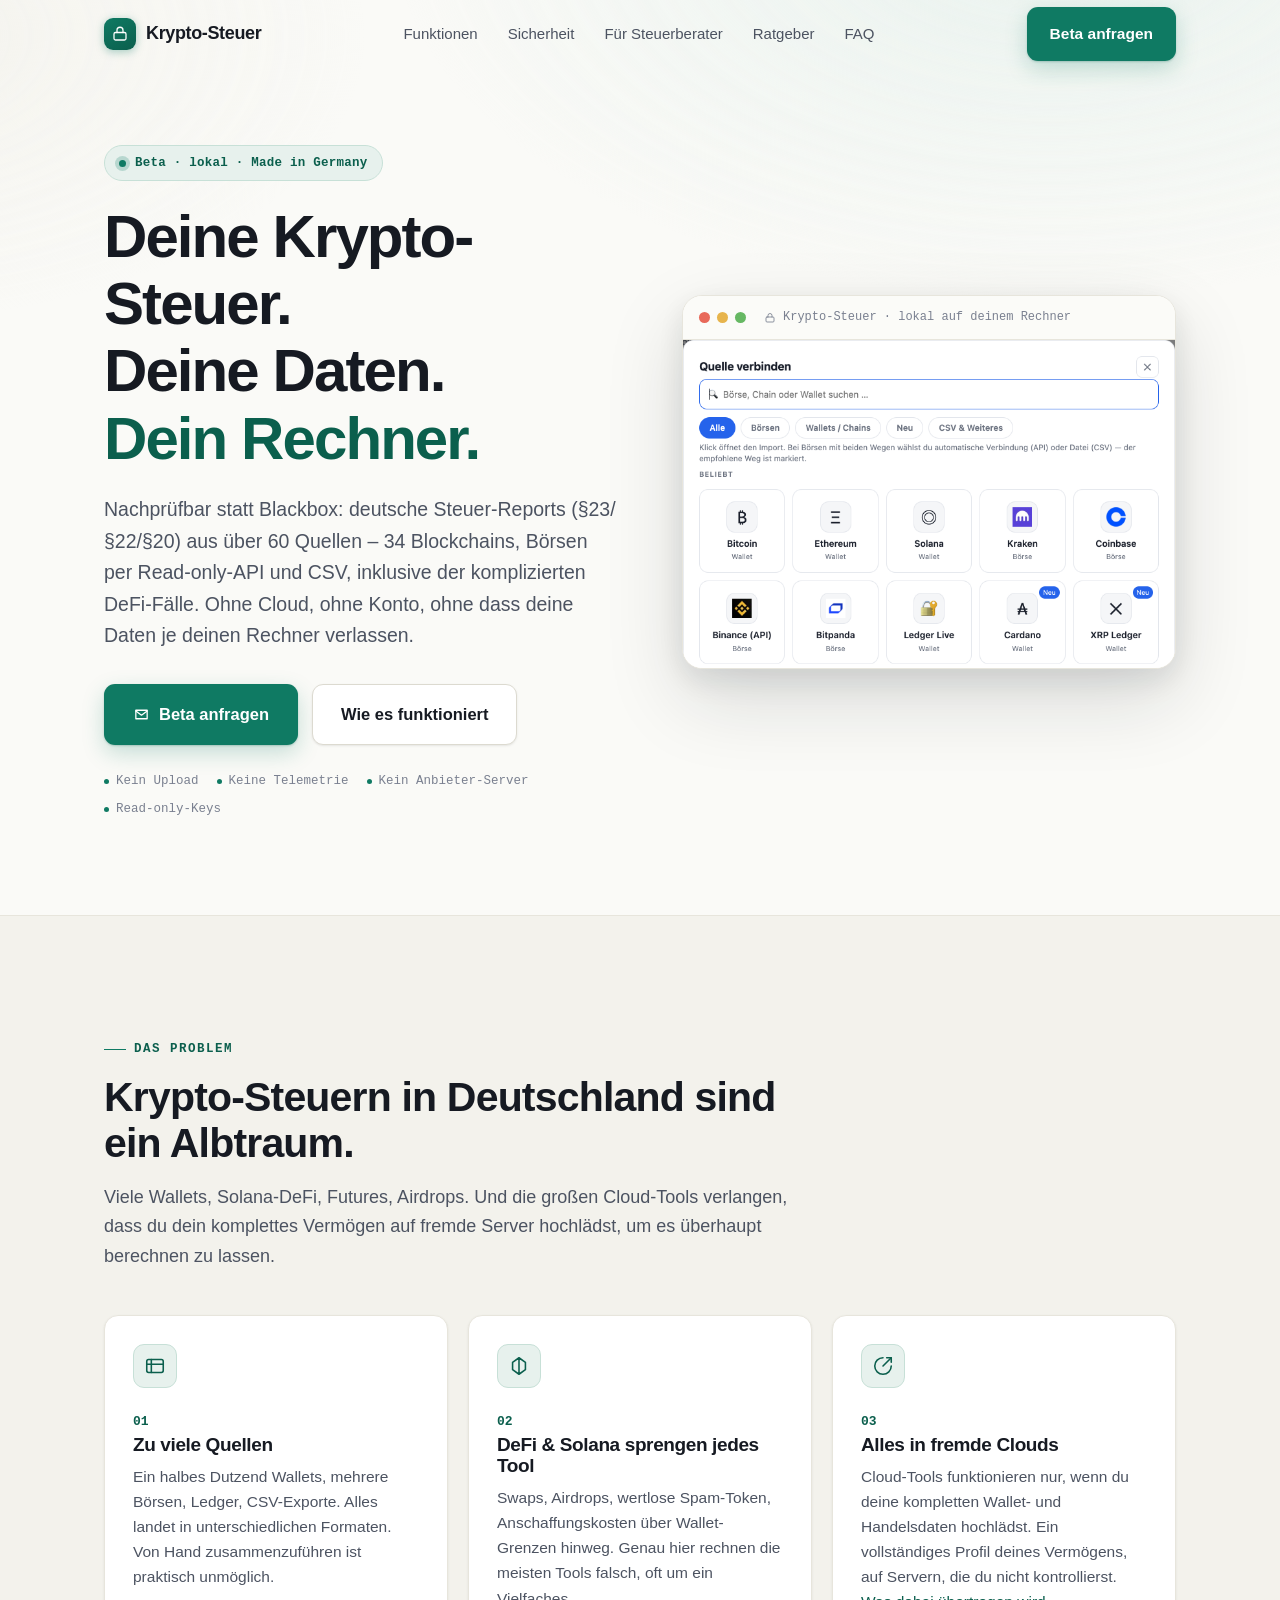
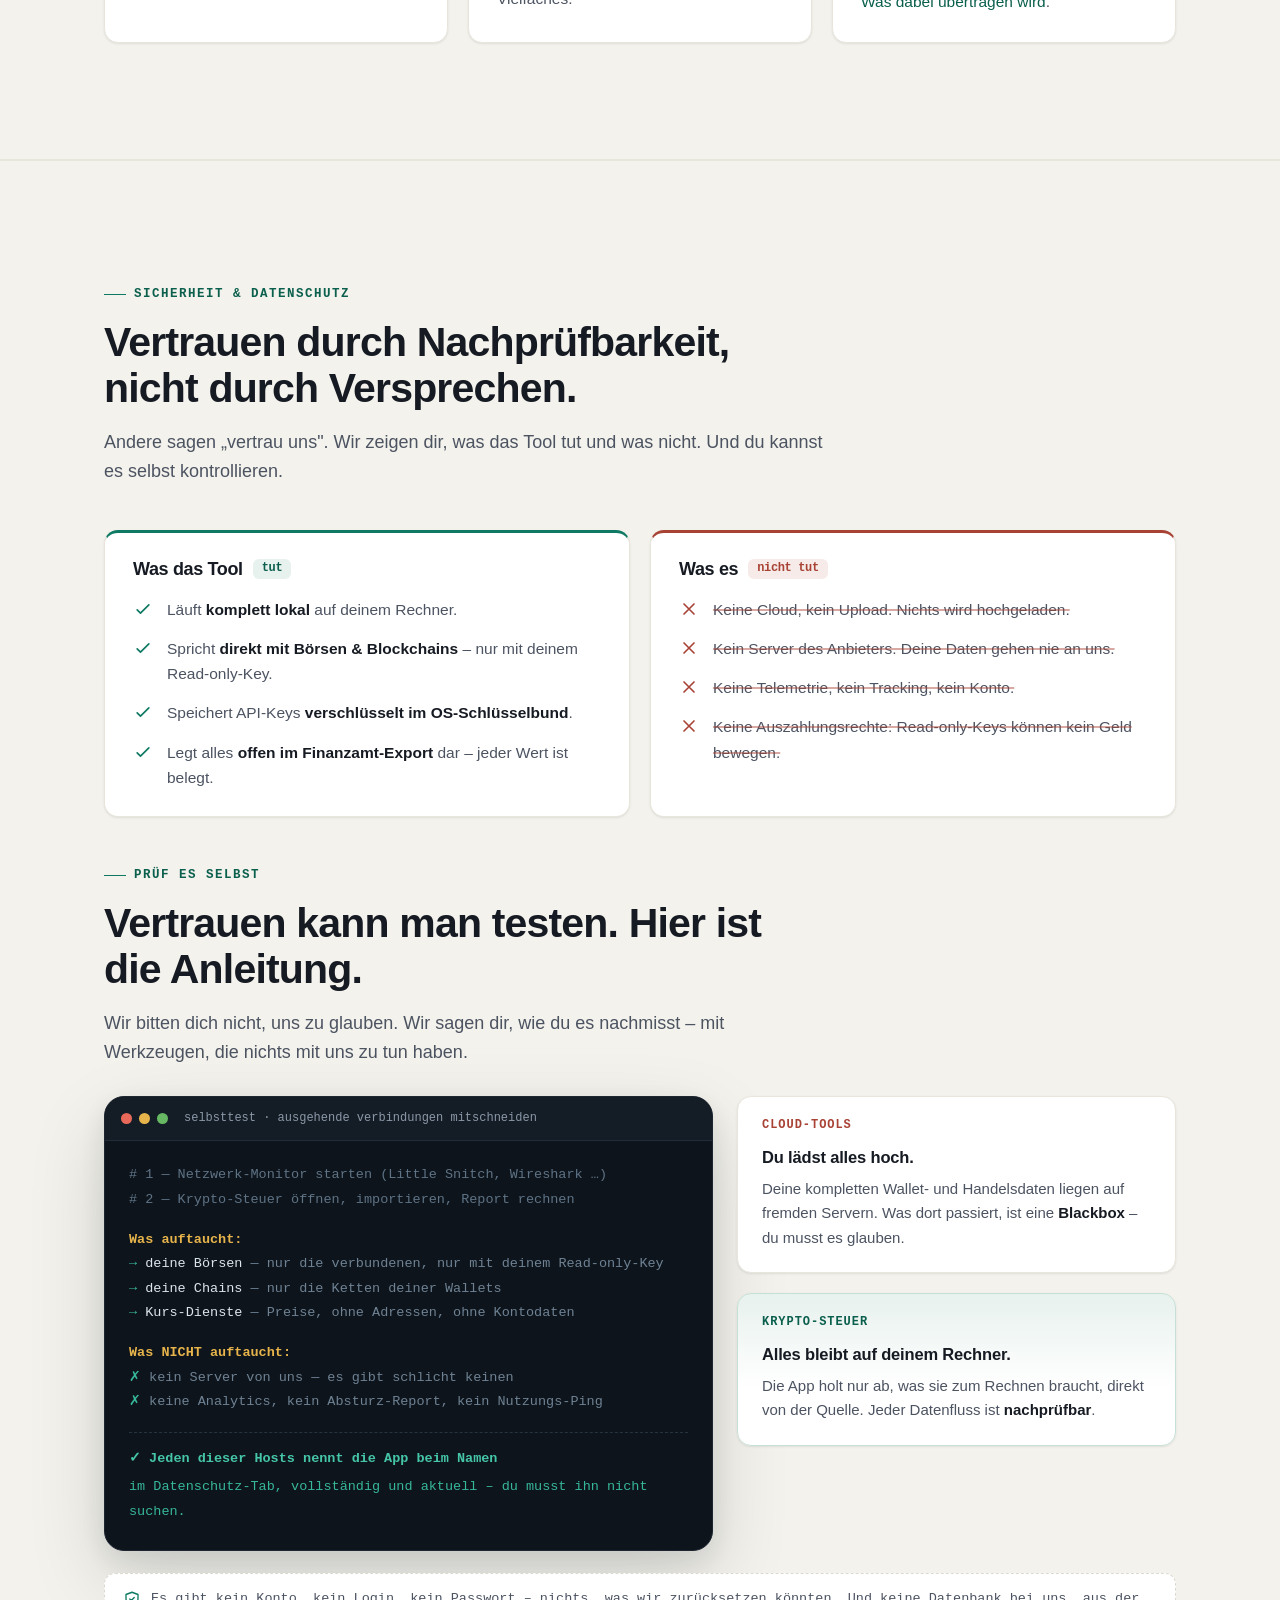
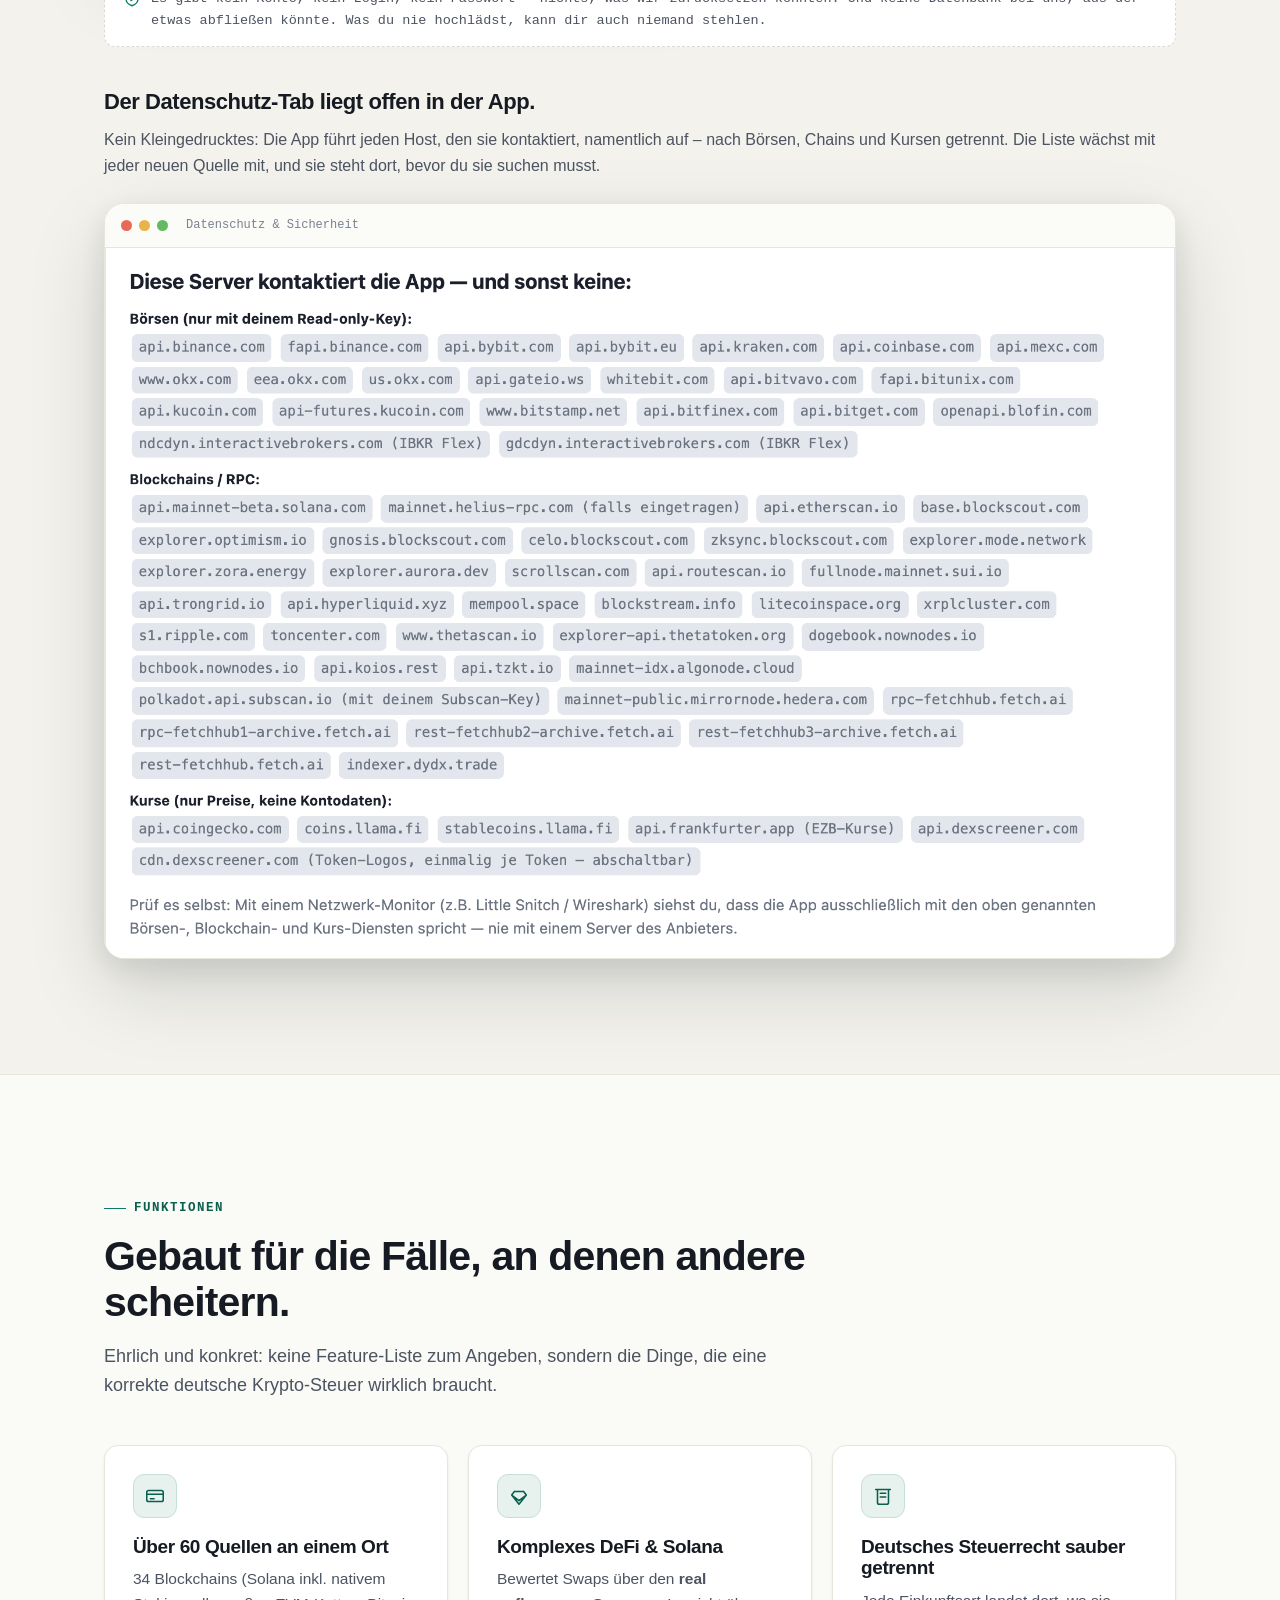
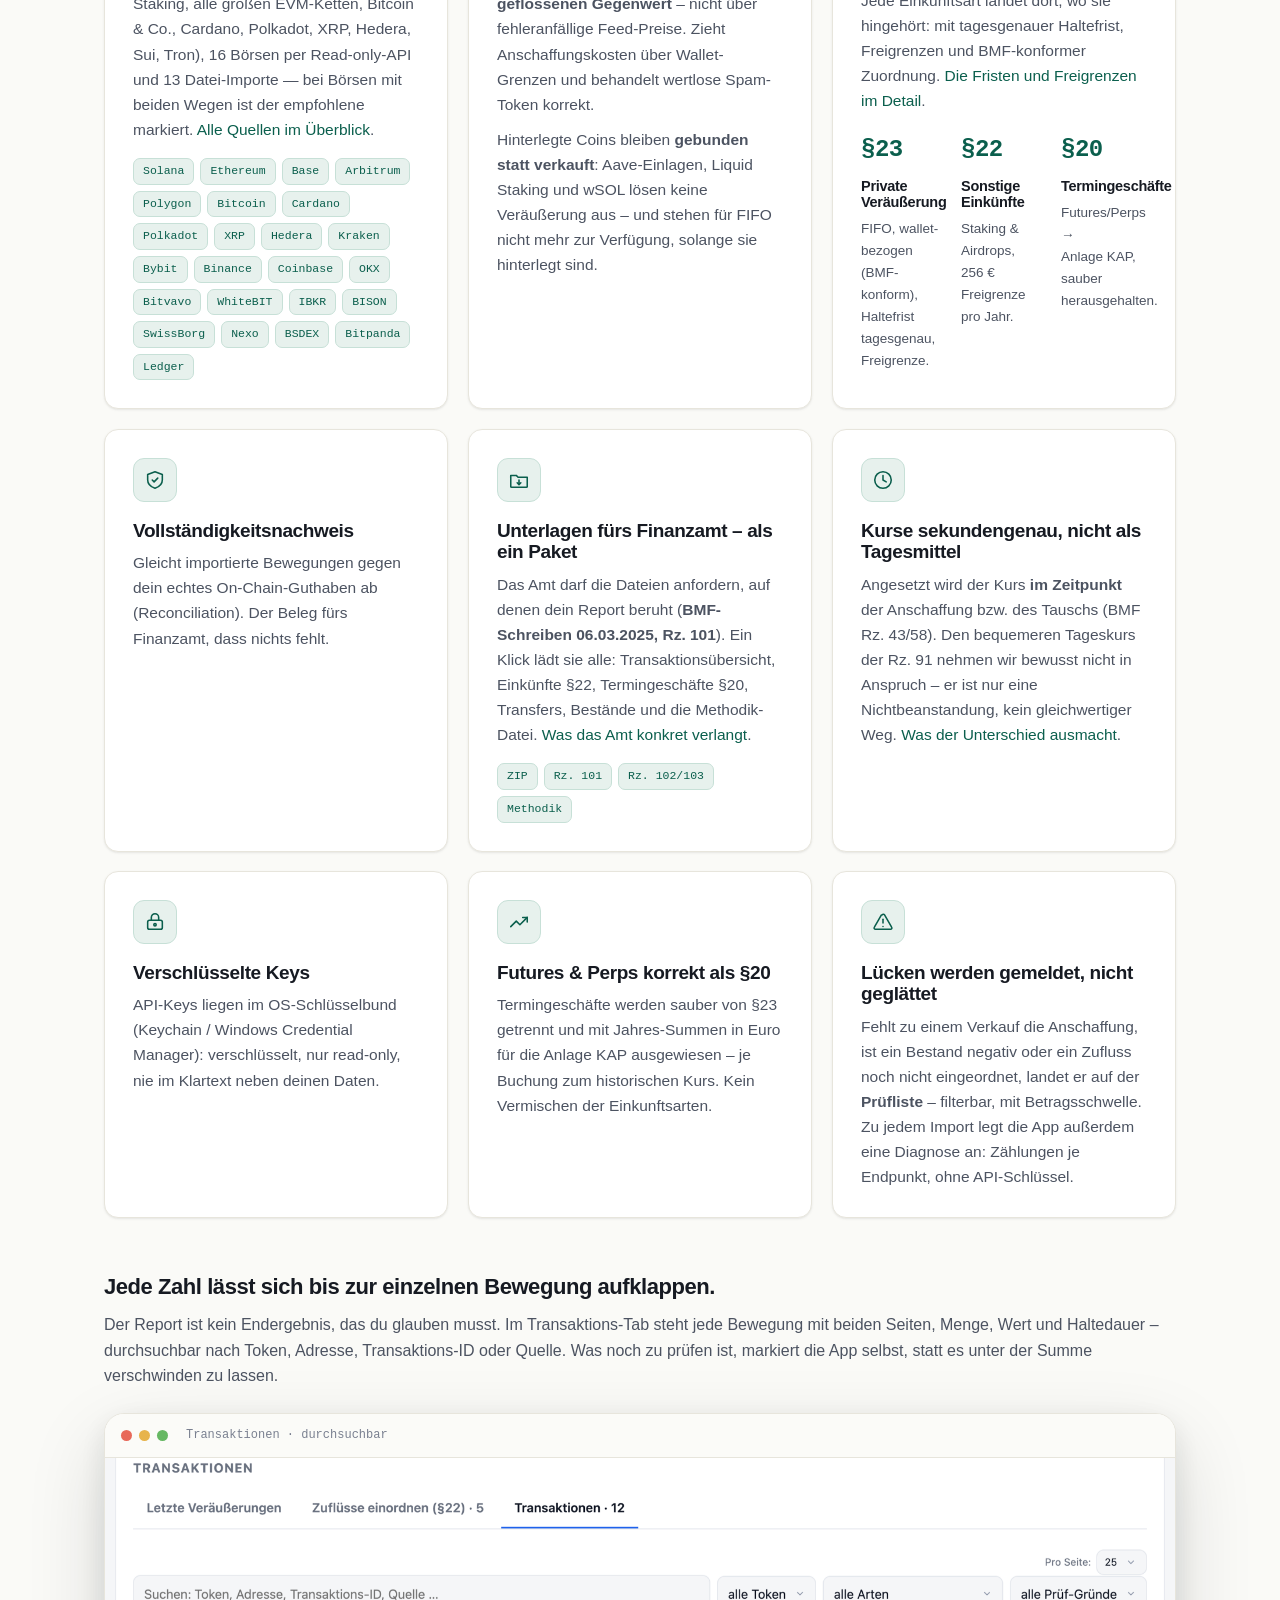
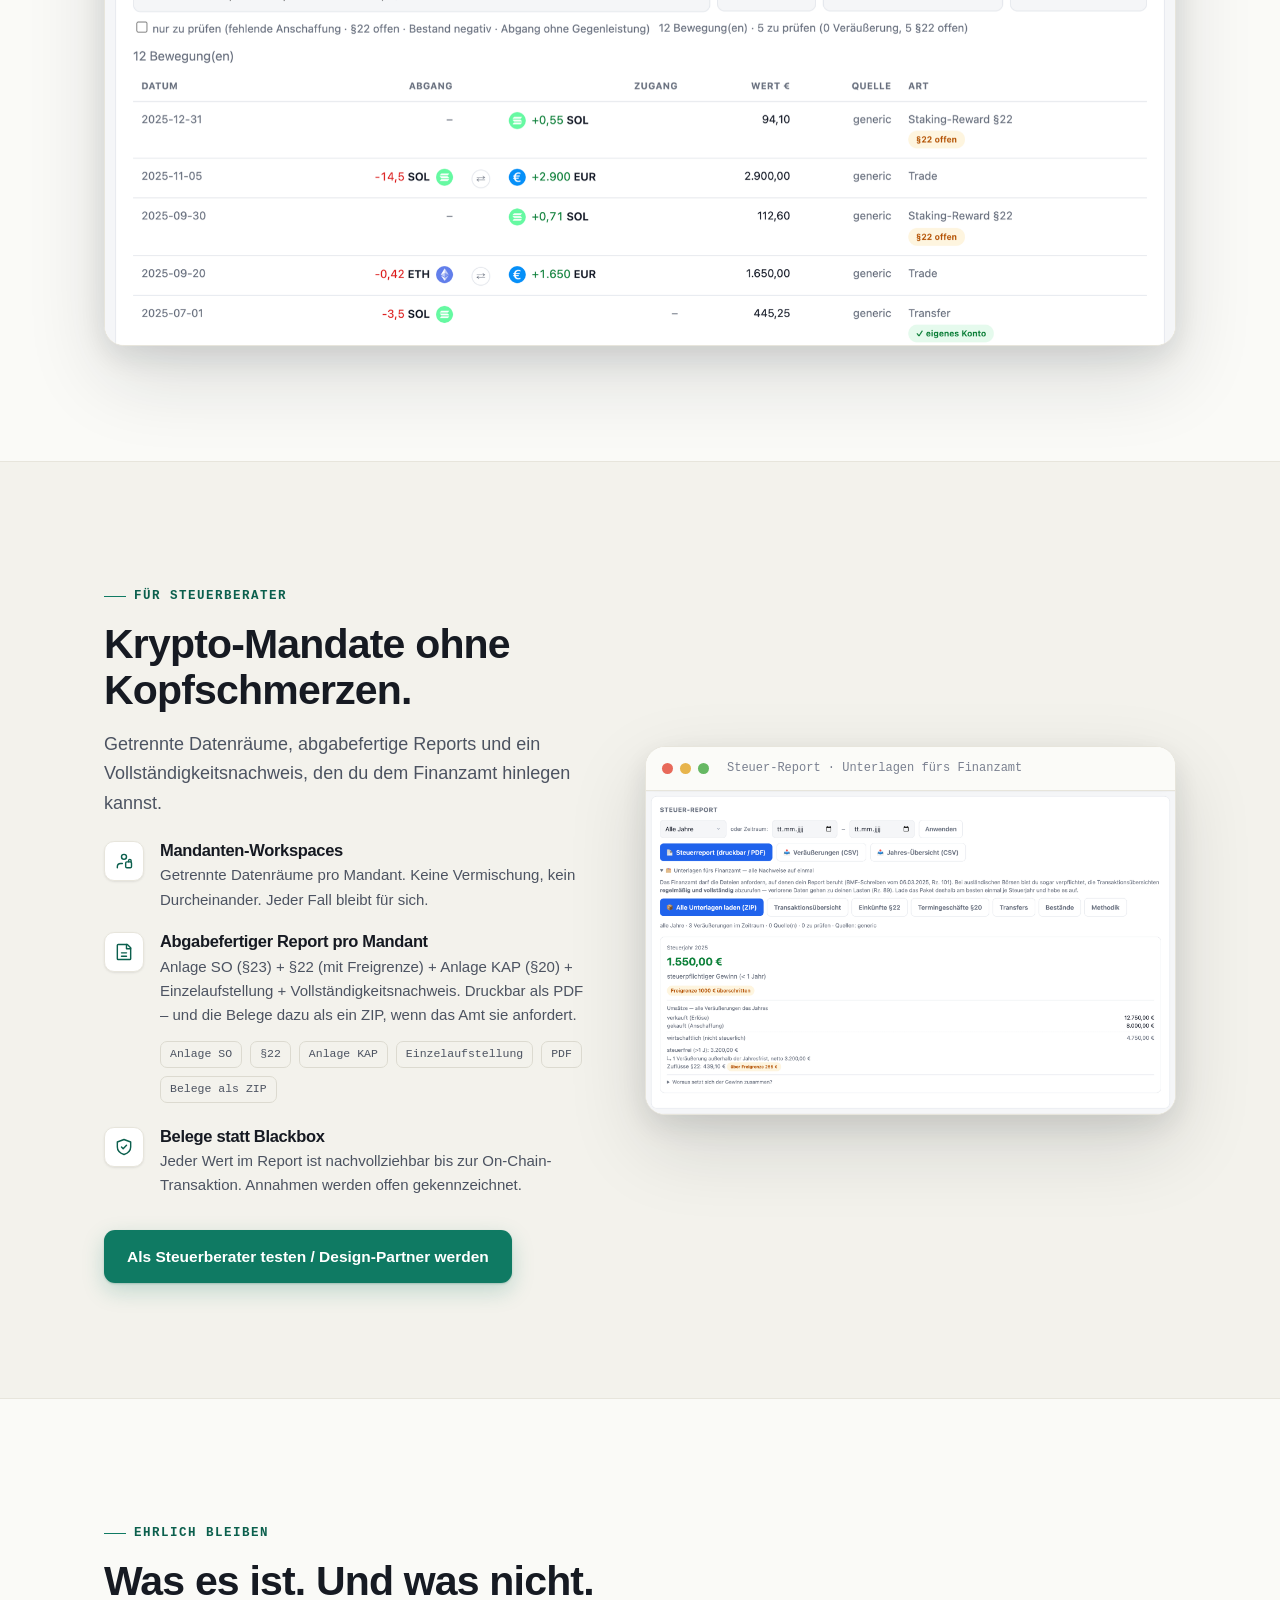
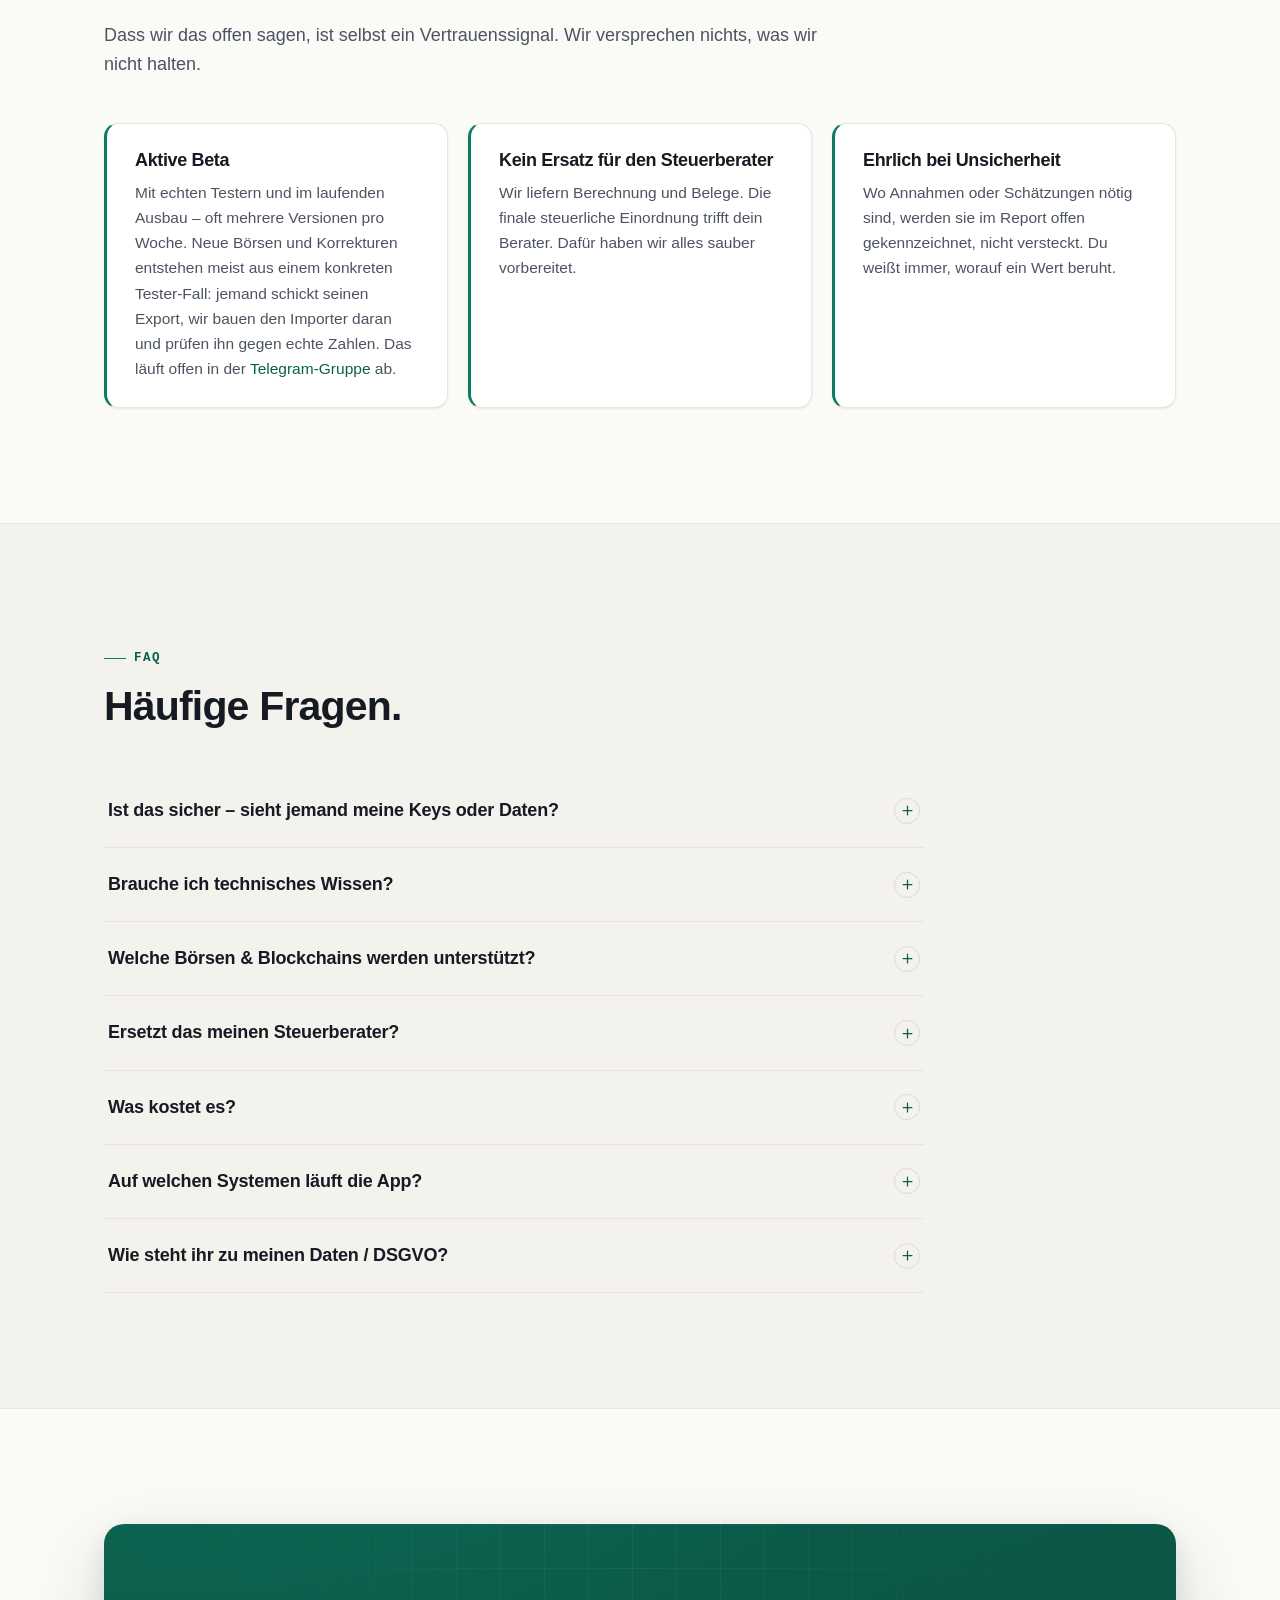
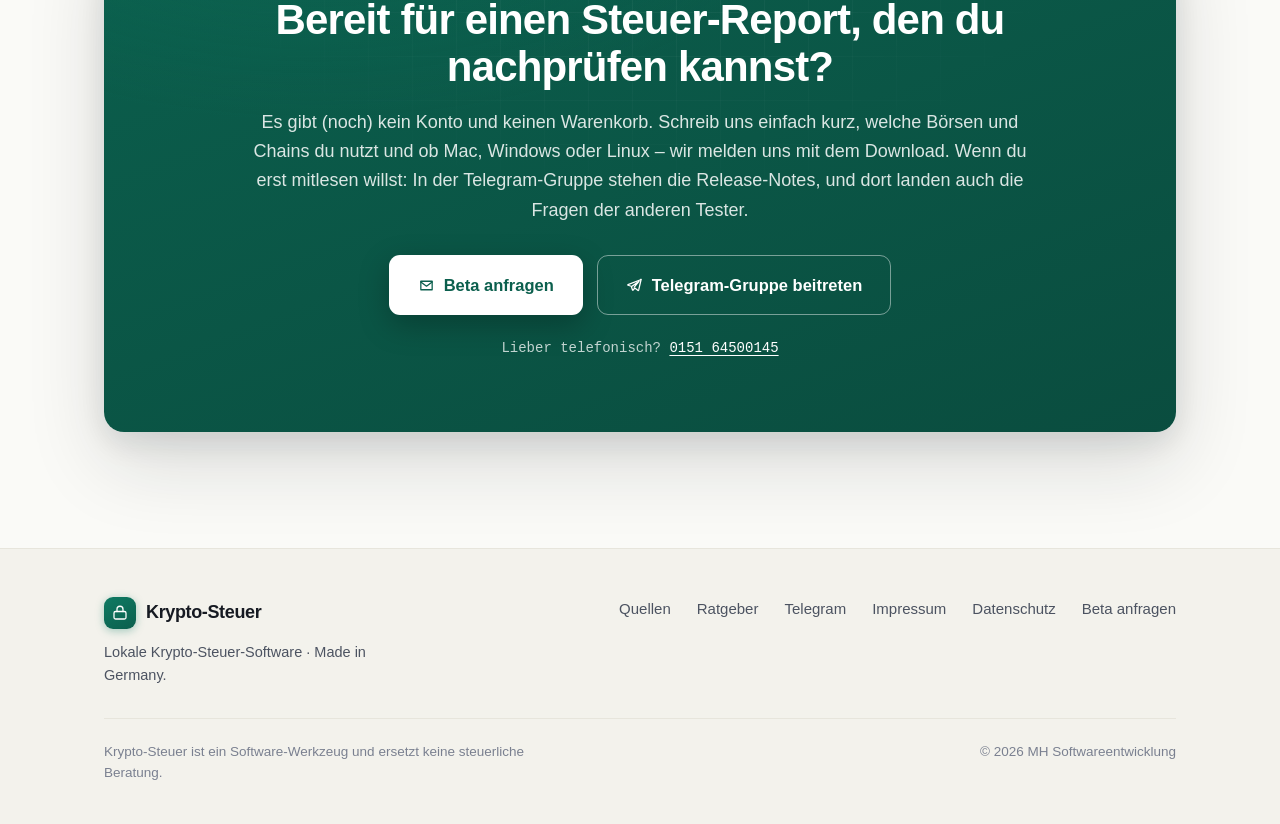
<file: index.html>
<!DOCTYPE html>
<html lang="de">
<head>
<meta charset="UTF-8">
<meta name="viewport" content="width=device-width, initial-scale=1">
<title>Krypto-Steuer-Software für Deutschland – lokal statt Cloud</title>
<meta name="description" content="Deutsche Krypto-Steuer-Reports nach §23/§22/§20 aus über 60 Quellen: Solana, Ethereum, Bitcoin, DeFi. Läuft lokal auf deinem Rechner – ohne Cloud, ohne Konto.">
<meta name="robots" content="index,follow">
<meta name="color-scheme" content="light dark">
<link rel="canonical" href="https://meine-kryptosteuer.de/">

<!-- Open Graph -->
<meta property="og:type" content="website">
<meta property="og:site_name" content="Krypto-Steuer">
<meta property="og:title" content="Krypto-Steuer-Software für Deutschland – lokal statt Cloud">
<meta property="og:description" content="Deutsche Krypto-Steuer-Reports (§23/§22/§20) für Solana, Ethereum, Bitcoin & DeFi – über 60 Quellen, lokal auf deinem Rechner, ohne Cloud, ohne Konto, nachprüfbar.">
<meta property="og:locale" content="de_DE">
<meta property="og:url" content="https://meine-kryptosteuer.de/">
<meta property="og:image" content="https://meine-kryptosteuer.de/assets/og-image.png">
<meta property="og:image:width" content="1200">
<meta property="og:image:height" content="630">
<meta property="og:image:alt" content="Krypto-Steuer – lokale Krypto-Steuer-Software für Deutschland">

<!-- Twitter Card -->
<meta name="twitter:card" content="summary_large_image">
<meta name="twitter:title" content="Krypto-Steuer-Software für Deutschland – lokal statt Cloud">
<meta name="twitter:description" content="Deutsche Krypto-Steuer-Reports (§23/§22/§20) für Solana, Ethereum, Bitcoin & DeFi – über 60 Quellen, lokal, ohne Cloud, ohne Konto, nachprüfbar.">
<meta name="twitter:image" content="https://meine-kryptosteuer.de/assets/og-image.png">

<link rel="preload" as="image" href="assets/quellen.png" fetchpriority="high">
<link rel="stylesheet" href="assets/site.css">
<link rel="icon" href="data:image/svg+xml,%3Csvg xmlns='http://www.w3.org/2000/svg' viewBox='0 0 24 24'%3E%3Crect width='24' height='24' rx='6' fill='%230F7A63'/%3E%3Cpath d='M8 11V9a4 4 0 018 0v2m-9 0h10v6a1 1 0 01-1 1H8a1 1 0 01-1-1z' fill='none' stroke='white' stroke-width='1.6' stroke-linecap='round' stroke-linejoin='round'/%3E%3C/svg%3E">

<!-- JSON-LD: WebSite -->
<script type="application/ld+json">
{
  "@context": "https://schema.org",
  "@type": "WebSite",
  "name": "Krypto-Steuer",
  "alternateName": "Krypto-Steuer \u2013 lokale Krypto-Steuer-Software",
  "url": "https://meine-kryptosteuer.de/",
  "inLanguage": "de-DE",
  "publisher": { "@type": "Organization", "name": "MH Softwareentwicklung" }
}
</script>

<!-- JSON-LD: SoftwareApplication -->
<script type="application/ld+json">
{
  "@context": "https://schema.org",
  "@type": "SoftwareApplication",
  "name": "Krypto-Steuer",
  "applicationCategory": "FinanceApplication",
  "operatingSystem": "macOS, Windows, Linux",
  "softwareVersion": "1.5.0",
  "description": "Lokale Krypto-Steuer-Software für Deutschland: erstellt Steuer-Reports nach §23/§22/§20 EStG für über 60 Quellen – 34 Blockchains, Börsen per Read-only-API und CSV-Import, inklusive DeFi. Läuft komplett lokal, ohne Cloud und ohne Konto.",
  "offers": {
    "@type": "Offer",
    "price": "0",
    "priceCurrency": "EUR",
    "description": "Kostenlose Beta für Tester – inklusive Export. Ein faires Preismodell folgt; Rechnen und Ansehen bleiben frei."
  },
  "featureList": [
    "Über 60 Quellen: 34 Blockchains (u. a. Solana, Ethereum, Base, BNB, Arbitrum, Polygon, Optimism, Avalanche, Bitcoin, Litecoin, Dogecoin, Bitcoin Cash, XRP, Cardano, Polkadot, TON, Tezos, Algorand, Hedera, Sui, Tron, Fetch.ai) + Börsen per Read-only-API (Kraken, Bybit, Coinbase, Binance, MEXC, OKX, Gate.io, KuCoin, Bitstamp, Bitfinex, Blofin, Bitget, WhiteBIT, Bitvavo, Bitunix, Interactive Brokers) + CSV-Import (BISON, SwissBorg, Nexo, BSDEX, Bitpanda, Crypto.com, Trade Republic, Bitcoin.de, BingX, Bittrex, Coinfinity, Strike, Ledger Live)",
    "Deutsche Steuer-Reports nach §23, §22 und §20 EStG",
    "Unterlagen fürs Finanzamt als ZIP – die Nachweise, die das BMF-Schreiben vom 06.03.2025 benennt",
    "Kurse sekundengenau zum Zeitpunkt der Transaktion (BMF Rz. 43/58) statt Tageskurs",
    "Komplexes DeFi & Solana: Swaps über realen Gegenwert, Anschaffungskosten über Wallet-Grenzen, hinterlegte Coins (Aave, Liquid Staking) bleiben gebunden",
    "Vollständigkeitsnachweis durch On-Chain-Reconciliation",
    "API-Keys verschlüsselt im OS-Schlüsselbund, nur Read-only",
    "Läuft komplett lokal, ohne Cloud, ohne Telemetrie, ohne Tracking"
  ]
}
</script>

<!-- JSON-LD: Organization -->
<script type="application/ld+json">
{
  "@context": "https://schema.org",
  "@type": "Organization",
  "name": "MH Softwareentwicklung",
  "url": "https://meine-kryptosteuer.de/",
  "founder": {
    "@type": "Person",
    "name": "Maik Hartmann-Erdt"
  },
  "sameAs": [
    "https://t.me/kryptosteuertool"
  ],
  "address": {
    "@type": "PostalAddress",
    "streetAddress": "Am Kirchberg 7",
    "postalCode": "85293",
    "addressLocality": "Reichertshausen",
    "addressCountry": "DE"
  }
}
</script>

<!-- JSON-LD: FAQPage (spiegelt die sichtbaren FAQ) -->
<script type="application/ld+json">
{
  "@context": "https://schema.org",
  "@type": "FAQPage",
  "mainEntity": [
    {
      "@type": "Question",
      "name": "Ist das sicher – sieht jemand meine Keys oder Daten?",
      "acceptedAnswer": {
        "@type": "Answer",
        "text": "Nein. Alles läuft lokal auf deinem Rechner. API-Keys werden verschlüsselt im OS-Schlüsselbund gespeichert und sind read-only, sie können kein Geld bewegen. Es gibt keinen Anbieter-Server, an den etwas ginge. Du kannst das jederzeit mit einem Netzwerk-Monitor selbst überprüfen."
      }
    },
    {
      "@type": "Question",
      "name": "Brauche ich technisches Wissen?",
      "acceptedAnswer": {
        "@type": "Answer",
        "text": "Nein. Du trägst deine Wallet-Adresse bzw. einen Read-only-API-Key ein, den Rest macht die App: importieren, zuordnen, den deutschen Report berechnen."
      }
    },
    {
      "@type": "Question",
      "name": "Welche Börsen & Blockchains werden unterstützt?",
      "acceptedAnswer": {
        "@type": "Answer",
        "text": "Über 60 Quellen. Blockchains (34): Solana inkl. nativem Staking, Ethereum, Base, BNB Chain, Arbitrum, Polygon, Optimism, Avalanche, Gnosis, Celo, zkSync Era, Linea, Scroll, Blast, Mantle, Metis, Mode, Zora, Aurora, Bitcoin, Litecoin, Dogecoin, Bitcoin Cash, XRP Ledger, Cardano, Polkadot, TON, Tezos, Algorand, Theta, Hedera, Sui, Tron, Fetch.ai. Börsen per Read-only-API: Kraken, Bybit, Coinbase, Binance, MEXC, OKX, Gate.io, KuCoin, Bitstamp, Bitfinex, Blofin, Bitget, WhiteBIT, Bitvavo, Bitunix, Interactive Brokers; dazu Hyperliquid und dYdX v4 über die Adresse. Per Datei/CSV: BISON, SwissBorg, Nexo, BSDEX, Bitpanda, Crypto.com, Trade Republic, Bitcoin.de, BingX, Bittrex, Coinfinity, Strike, Ledger Live und ein generisches CSV. Kurse: CoinGecko, DefiLlama, EZB."
      }
    },
    {
      "@type": "Question",
      "name": "Ersetzt das meinen Steuerberater?",
      "acceptedAnswer": {
        "@type": "Answer",
        "text": "Nein. Krypto-Steuer liefert die Berechnung und die Belege dafür. Die finale steuerliche Einordnung trifft dein Steuerberater. Die Reports sind so aufbereitet, dass er direkt damit arbeiten kann."
      }
    },
    {
      "@type": "Question",
      "name": "Was kostet es?",
      "acceptedAnswer": {
        "@type": "Answer",
        "text": "Aktuell nichts: Es ist eine kostenlose Beta für Tester – inklusive Export, ohne Zeitlimit. Ein faires Preismodell folgt. Fest steht schon jetzt, wie es aussehen wird: Rechnen und Ansehen bleiben frei, du siehst also immer erst dein vollständiges Ergebnis und entscheidest danach. Etwas kosten wird später nur der Export – der druckbare Report, die CSVs und das Finanzamt-Paket. Beta-Tester informieren wir vorher."
      }
    },
    {
      "@type": "Question",
      "name": "Auf welchen Systemen läuft die App?",
      "acceptedAnswer": {
        "@type": "Answer",
        "text": "macOS (Apple Silicon und Intel), Windows (Installer oder portables ZIP) und Linux (AppImage). Es ist eine normale Desktop-App, kein Browser-Dienst."
      }
    },
    {
      "@type": "Question",
      "name": "Wie steht ihr zu meinen Daten / DSGVO?",
      "acceptedAnswer": {
        "@type": "Answer",
        "text": "Deine Daten bleiben lokal, es gibt keinen Upload. Auch diese Website ist bewusst datensparsam: keine Cookies, keine externen Schriften/Skripte, kein Tracking. Details in der Datenschutzerklärung."
      }
    }
  ]
}
</script>
</head>
<body>

<!-- ===================== NAV ===================== -->
<header class="nav" id="top">
  <div class="wrap nav-inner">
    <a class="brand" href="#top" aria-label="Krypto-Steuer Startseite">
      <span class="brand-mark" aria-hidden="true">
        <svg viewBox="0 0 24 24" fill="none" stroke="currentColor" stroke-width="1.7" stroke-linecap="round" stroke-linejoin="round"><rect x="4" y="10" width="16" height="10" rx="2"/><path d="M8 10V7a4 4 0 0 1 8 0v3"/></svg>
      </span>
      Krypto-Steuer
    </a>

    <nav aria-label="Hauptnavigation">
      <ul class="nav-links">
        <li><a href="#funktionen">Funktionen</a></li>
        <li><a href="#sicherheit">Sicherheit</a></li>
        <li><a href="#steuerberater">Für Steuerberater</a></li>
        <li><a href="ratgeber/">Ratgeber</a></li>
        <li><a href="#faq">FAQ</a></li>
      </ul>
    </nav>

    <a class="btn btn-primary nav-cta desk" href="#kontakt">Beta anfragen</a>

    <button class="nav-toggle" aria-label="Menü öffnen" aria-expanded="false" aria-controls="mobileMenu">
      <svg viewBox="0 0 24 24" fill="none" stroke="currentColor" stroke-width="2" stroke-linecap="round"><path d="M4 7h16M4 12h16M4 17h16"/></svg>
    </button>
  </div>
  <div class="mobile-menu" id="mobileMenu">
    <ul>
      <li><a href="#funktionen">Funktionen</a></li>
      <li><a href="#sicherheit">Sicherheit</a></li>
      <li><a href="#steuerberater">Für Steuerberater</a></li>
      <li><a href="ratgeber/">Ratgeber</a></li>
      <li><a href="#faq">FAQ</a></li>
      <li><a class="btn btn-primary" href="#kontakt">Beta anfragen</a></li>
    </ul>
  </div>
</header>

<main>

<!-- ===================== HERO ===================== -->
<section class="hero wrap">
  <div class="hero-grid">
    <div class="hero-copy">
      <span class="badge reveal"><span class="dot" aria-hidden="true"></span>Beta · lokal · Made in Germany</span>
      <h1 class="reveal" data-delay="1">Deine Krypto-Steuer. <br class="br-hero">Deine Daten. <br class="br-hero"><span class="accent">Dein Rechner.</span></h1>
      <p class="hero-sub reveal" data-delay="2">Nachprüfbar statt Blackbox: deutsche Steuer-Reports (§23/§22/§20) aus über 60 Quellen – 34 Blockchains, Börsen per Read-only-API und CSV, inklusive der komplizierten DeFi-Fälle. Ohne Cloud, ohne Konto, ohne dass deine Daten je deinen Rechner verlassen.</p>
      <div class="hero-cta reveal" data-delay="3">
        <a class="btn btn-primary btn-lg" href="#kontakt">
          <svg viewBox="0 0 24 24" fill="none" stroke="currentColor" stroke-width="1.8" stroke-linecap="round" stroke-linejoin="round"><path d="M4 6h16v12H4z"/><path d="m4 7 8 6 8-6"/></svg>
          Beta anfragen
        </a>
        <a class="btn btn-ghost btn-lg" href="#sicherheit">Wie es funktioniert</a>
      </div>
      <div class="trust-line reveal" data-delay="4">
        <span>Kein Upload</span>
        <span>Keine Telemetrie</span>
        <span>Kein Anbieter-Server</span>
        <span>Read-only-Keys</span>
      </div>
    </div>

    <div class="reveal" data-delay="2">
      <figure class="window hero-window" style="margin:0">
        <div class="window-bar">
          <span class="lights" aria-hidden="true"><i></i><i></i><i></i></span>
          <span class="window-title">
            <svg viewBox="0 0 24 24" fill="none" stroke="currentColor" stroke-width="1.7" stroke-linecap="round" stroke-linejoin="round"><rect x="4" y="10" width="16" height="10" rx="2"/><path d="M8 10V7a4 4 0 0 1 8 0v3"/></svg>
            Krypto-Steuer · lokal auf deinem Rechner
          </span>
        </div>
        <div class="window-body">
          <img src="assets/quellen.png" alt="Screenshot der App: Quelle verbinden – Suchfeld und Kacheln für Blockchains (Bitcoin, Ethereum, Solana, Cardano, XRP Ledger, Litecoin) und Börsen (Kraken, Coinbase, Binance, Bitpanda, Interactive Brokers) sowie Ledger Live, mit Filtern nach Börsen, Wallets/Chains, Neu und CSV." loading="eager" width="920" height="613">
        </div>
      </figure>
    </div>
  </div>
</section>

<!-- ===================== PROBLEM ===================== -->
<section class="problem section-pad">
  <div class="wrap">
    <div class="section-head reveal">
      <span class="eyebrow">Das Problem</span>
      <h2>Krypto-Steuern in Deutschland sind ein Albtraum.</h2>
      <p>Viele Wallets, Solana-DeFi, Futures, Airdrops. Und die großen Cloud-Tools verlangen, dass du dein komplettes Vermögen auf fremde Server hochlädst, um es überhaupt berechnen zu lassen.</p>
    </div>
    <div class="grid grid-3">
      <article class="card reveal" data-delay="1">
        <div class="card-icon" aria-hidden="true">
          <svg viewBox="0 0 24 24" fill="none" stroke="currentColor" stroke-width="1.7" stroke-linecap="round" stroke-linejoin="round"><rect x="3" y="5" width="18" height="14" rx="2"/><path d="M3 10h18M8 5v14"/></svg>
        </div>
        <span class="num-badge">01</span>
        <h3>Zu viele Quellen</h3>
        <p>Ein halbes Dutzend Wallets, mehrere Börsen, Ledger, CSV-Exporte. Alles landet in unterschiedlichen Formaten. Von Hand zusammenzuführen ist praktisch unmöglich.</p>
      </article>
      <article class="card reveal" data-delay="2">
        <div class="card-icon" aria-hidden="true">
          <svg viewBox="0 0 24 24" fill="none" stroke="currentColor" stroke-width="1.7" stroke-linecap="round" stroke-linejoin="round"><path d="M12 3v18M5 8l7-5 7 5M5 8v8l7 5 7-5V8"/></svg>
        </div>
        <span class="num-badge">02</span>
        <h3>DeFi &amp; Solana sprengen jedes Tool</h3>
        <p>Swaps, Airdrops, wertlose Spam-Token, Anschaffungskosten über Wallet-Grenzen hinweg. Genau hier rechnen die meisten Tools falsch, oft um ein Vielfaches.</p>
      </article>
      <article class="card reveal" data-delay="3">
        <div class="card-icon" aria-hidden="true">
          <svg viewBox="0 0 24 24" fill="none" stroke="currentColor" stroke-width="1.7" stroke-linecap="round" stroke-linejoin="round"><path d="M12 3a9 9 0 1 0 9 9"/><path d="M21 3 12 12"/><path d="M16 3h5v5"/></svg>
        </div>
        <span class="num-badge">03</span>
        <h3>Alles in fremde Clouds</h3>
        <p>Cloud-Tools funktionieren nur, wenn du deine kompletten Wallet- und Handelsdaten hochlädst. Ein vollständiges Profil deines Vermögens, auf Servern, die du nicht kontrollierst. <a href="ratgeber/krypto-steuer-ohne-cloud.html">Was dabei übertragen wird</a>.</p>
      </article>
    </div>
  </div>
</section>

<!-- ===================== SICHERHEIT (CORE) ===================== -->
<section class="security section-pad" id="sicherheit">
  <div class="wrap">
    <div class="section-head reveal">
      <span class="eyebrow">Sicherheit &amp; Datenschutz</span>
      <h2>Vertrauen durch Nachprüfbarkeit, nicht durch Versprechen.</h2>
      <p>Andere sagen „vertrau uns". Wir zeigen dir, was das Tool tut und was nicht. Und du kannst es selbst kontrollieren.</p>
    </div>

    <!-- TUT / TUT NICHT -->
    <div class="tut-grid">
      <div class="tut-col does reveal" data-delay="1">
        <h3>Was das Tool <span class="tag">tut</span></h3>
        <ul class="tut-list">
          <li>
            <svg viewBox="0 0 24 24" fill="none" stroke="currentColor" stroke-width="2" stroke-linecap="round" stroke-linejoin="round"><path d="m5 13 4 4L19 7"/></svg>
            <span class="txt">Läuft <strong>komplett lokal</strong> auf deinem Rechner.</span>
          </li>
          <li>
            <svg viewBox="0 0 24 24" fill="none" stroke="currentColor" stroke-width="2" stroke-linecap="round" stroke-linejoin="round"><path d="m5 13 4 4L19 7"/></svg>
            <span class="txt">Spricht <strong>direkt mit Börsen &amp; Blockchains</strong> – nur mit deinem Read-only-Key.</span>
          </li>
          <li>
            <svg viewBox="0 0 24 24" fill="none" stroke="currentColor" stroke-width="2" stroke-linecap="round" stroke-linejoin="round"><path d="m5 13 4 4L19 7"/></svg>
            <span class="txt">Speichert API-Keys <strong>verschlüsselt im OS-Schlüsselbund</strong>.</span>
          </li>
          <li>
            <svg viewBox="0 0 24 24" fill="none" stroke="currentColor" stroke-width="2" stroke-linecap="round" stroke-linejoin="round"><path d="m5 13 4 4L19 7"/></svg>
            <span class="txt">Legt alles <strong>offen im Finanzamt-Export</strong> dar – jeder Wert ist belegt.</span>
          </li>
        </ul>
      </div>

      <div class="tut-col doesnt reveal" data-delay="2">
        <h3>Was es <span class="tag">nicht tut</span></h3>
        <ul class="tut-list">
          <li>
            <svg viewBox="0 0 24 24" fill="none" stroke="currentColor" stroke-width="2" stroke-linecap="round" stroke-linejoin="round"><path d="M6 6l12 12M18 6 6 18"/></svg>
            <span class="txt">Keine Cloud, kein Upload. Nichts wird hochgeladen.</span>
          </li>
          <li>
            <svg viewBox="0 0 24 24" fill="none" stroke="currentColor" stroke-width="2" stroke-linecap="round" stroke-linejoin="round"><path d="M6 6l12 12M18 6 6 18"/></svg>
            <span class="txt">Kein Server des Anbieters. Deine Daten gehen nie an uns.</span>
          </li>
          <li>
            <svg viewBox="0 0 24 24" fill="none" stroke="currentColor" stroke-width="2" stroke-linecap="round" stroke-linejoin="round"><path d="M6 6l12 12M18 6 6 18"/></svg>
            <span class="txt">Keine Telemetrie, kein Tracking, kein Konto.</span>
          </li>
          <li>
            <svg viewBox="0 0 24 24" fill="none" stroke="currentColor" stroke-width="2" stroke-linecap="round" stroke-linejoin="round"><path d="M6 6l12 12M18 6 6 18"/></svg>
            <span class="txt">Keine Auszahlungsrechte: Read-only-Keys können kein Geld bewegen.</span>
          </li>
        </ul>
      </div>
    </div>

    <!-- MEMORABLE ELEMENT: terminal + comparison -->
    <div class="section-head reveal" style="margin-bottom:28px; margin-top:8px">
      <span class="eyebrow">Prüf es selbst</span>
      <h2>Vertrauen kann man testen. Hier ist die Anleitung.</h2>
      <p>Wir bitten dich nicht, uns zu glauben. Wir sagen dir, wie du es nachmisst – mit Werkzeugen, die nichts mit uns zu tun haben.</p>
    </div>

    <div class="verify-grid">
      <div class="terminal reveal" data-delay="1" role="img" aria-label="Anleitung zum Selbsttest: Netzwerk-Monitor starten, Krypto-Steuer laufen lassen. Sichtbar werden nur die verbundenen Börsen, die eigenen Blockchains und Kurs-Dienste – kein Server des Anbieters, keine Analytics, kein Update-Ping.">
        <div class="terminal-bar">
          <span class="lights" aria-hidden="true"><i></i><i></i><i></i></span>
          <span class="ttitle">selbsttest · ausgehende verbindungen mitschneiden</span>
        </div>
        <div class="terminal-body" aria-hidden="true">
          <span class="term-comment"># 1 — Netzwerk-Monitor starten (Little Snitch, Wireshark …)</span>
          <span class="term-comment"># 2 — Krypto-Steuer öffnen, importieren, Report rechnen</span>
          <span class="term-group">Was auftaucht:</span>
          <span class="term-line"><span class="term-prompt">→</span> <span class="term-host">deine Börsen</span> <span class="term-note">— nur die verbundenen, nur mit deinem Read-only-Key</span></span>
          <span class="term-line"><span class="term-prompt">→</span> <span class="term-host">deine Chains</span> <span class="term-note">— nur die Ketten deiner Wallets</span></span>
          <span class="term-line"><span class="term-prompt">→</span> <span class="term-host">Kurs-Dienste</span> <span class="term-note">— Preise, ohne Adressen, ohne Kontodaten</span></span>
          <span class="term-group">Was NICHT auftaucht:</span>
          <span class="term-line"><span class="term-prompt">✗</span> <span class="term-note">kein Server von uns — es gibt schlicht keinen</span></span>
          <span class="term-line"><span class="term-prompt">✗</span> <span class="term-note">keine Analytics, kein Absturz-Report, kein Nutzungs-Ping</span></span>
          <span class="term-none"><strong>✓ Jeden dieser Hosts nennt die App beim Namen</strong>im Datenschutz-Tab, vollständig und aktuell – du musst ihn nicht suchen.</span>
        </div>
      </div>

      <div class="verify-side">
        <div class="compare cloud reveal" data-delay="2">
          <h4>Cloud-Tools</h4>
          <p class="lead">Du lädst alles hoch.</p>
          <p>Deine kompletten Wallet- und Handelsdaten liegen auf fremden Servern. Was dort passiert, ist eine <strong>Blackbox</strong> – du musst es glauben.</p>
        </div>
        <div class="compare local reveal" data-delay="3">
          <h4>Krypto-Steuer</h4>
          <p class="lead">Alles bleibt auf deinem Rechner.</p>
          <p>Die App holt nur ab, was sie zum Rechnen braucht, direkt von der Quelle. Jeder Datenfluss ist <strong>nachprüfbar</strong>.</p>
        </div>
      </div>
    </div>

    <div class="verify-foot reveal">
      <svg viewBox="0 0 24 24" fill="none" stroke="currentColor" stroke-width="1.8" stroke-linecap="round" stroke-linejoin="round"><path d="M12 3 4 6v6c0 5 3.5 7.5 8 9 4.5-1.5 8-4 8-9V6z"/><path d="m9 12 2 2 4-4"/></svg>
      <span>Es gibt kein Konto, kein Login, kein Passwort – nichts, was wir zurücksetzen könnten. Und keine Datenbank bei uns, aus der etwas abfließen könnte. Was du nie hochlädst, kann dir auch niemand stehlen.</span>
    </div>

    <!-- Embedded proof -->
    <div class="proof" style="grid-template-columns:1fr; gap:24px">
      <div class="caption reveal">
        <h3>Der Datenschutz-Tab liegt offen in der App.</h3>
        <p>Kein Kleingedrucktes: Die App führt jeden Host, den sie kontaktiert, namentlich auf – nach Börsen, Chains und Kursen getrennt. Die Liste wächst mit jeder neuen Quelle mit, und sie steht dort, bevor du sie suchen musst.</p>
      </div>
      <figure class="window frame reveal" data-delay="1" style="margin:0">
        <div class="window-bar">
          <span class="lights" aria-hidden="true"><i></i><i></i><i></i></span>
          <span class="window-title">Datenschutz &amp; Sicherheit</span>
        </div>
        <div class="window-body">
          <img src="assets/datenschutz.png" alt="Screenshot des Datenschutz-Tabs der App: vollständige Liste der kontaktierten Server, gruppiert nach Börsen (nur mit Read-only-Key), Blockchains/RPC und Kursen." loading="lazy" width="720" height="477">
        </div>
      </figure>
    </div>
  </div>
</section>

<!-- ===================== FUNKTIONEN ===================== -->
<section class="section-pad" id="funktionen">
  <div class="wrap">
    <div class="section-head reveal">
      <span class="eyebrow">Funktionen</span>
      <h2>Gebaut für die Fälle, an denen andere scheitern.</h2>
      <p>Ehrlich und konkret: keine Feature-Liste zum Angeben, sondern die Dinge, die eine korrekte deutsche Krypto-Steuer wirklich braucht.</p>
    </div>

    <div class="grid feature-grid">
      <article class="card feature-card reveal" data-delay="1">
        <div class="card-icon" aria-hidden="true">
          <svg viewBox="0 0 24 24" fill="none" stroke="currentColor" stroke-width="1.7" stroke-linecap="round" stroke-linejoin="round"><rect x="3" y="6" width="18" height="12" rx="2"/><path d="M3 10h18M7 15h4"/></svg>
        </div>
        <h3>Über 60 Quellen an einem Ort</h3>
        <p>34 Blockchains (Solana inkl. nativem Staking, alle großen EVM-Ketten, Bitcoin &amp; Co., Cardano, Polkadot, XRP, Hedera, Sui, Tron), 16 Börsen per Read-only-API und 13 Datei-Importe — bei Börsen mit beiden Wegen ist der empfohlene markiert. <a href="quellen/">Alle Quellen im Überblick</a>.</p>
        <div class="tags">
          <span class="chip">Solana</span><span class="chip">Ethereum</span><span class="chip">Base</span><span class="chip">Arbitrum</span><span class="chip">Polygon</span><span class="chip">Bitcoin</span><span class="chip">Cardano</span><span class="chip">Polkadot</span><span class="chip">XRP</span><span class="chip">Hedera</span>
          <span class="chip">Kraken</span><span class="chip">Bybit</span><span class="chip">Binance</span><span class="chip">Coinbase</span><span class="chip">OKX</span><span class="chip">Bitvavo</span><span class="chip">WhiteBIT</span><span class="chip">IBKR</span>
          <span class="chip">BISON</span><span class="chip">SwissBorg</span><span class="chip">Nexo</span><span class="chip">BSDEX</span><span class="chip">Bitpanda</span><span class="chip">Ledger</span>
        </div>
      </article>

      <article class="card feature-card reveal" data-delay="2">
        <div class="card-icon" aria-hidden="true">
          <svg viewBox="0 0 24 24" fill="none" stroke="currentColor" stroke-width="1.7" stroke-linecap="round" stroke-linejoin="round"><path d="M7 7h10M7 7l-3 4 8 6 8-6-3-4M4 11l8 10 8-10"/></svg>
        </div>
        <h3>Komplexes DeFi &amp; Solana</h3>
        <p>Bewertet Swaps über den <strong>real geflossenen Gegenwert</strong> – nicht über fehleranfällige Feed-Preise. Zieht Anschaffungskosten über Wallet-Grenzen und behandelt wertlose Spam-Token korrekt.</p>
        <p>Hinterlegte Coins bleiben <strong>gebunden statt verkauft</strong>: Aave-Einlagen, Liquid Staking und wSOL lösen keine Veräußerung aus – und stehen für FIFO nicht mehr zur Verfügung, solange sie hinterlegt sind.</p>
      </article>

      <article class="card feature-card reveal" data-delay="3">
        <div class="card-icon" aria-hidden="true">
          <svg viewBox="0 0 24 24" fill="none" stroke="currentColor" stroke-width="1.7" stroke-linecap="round" stroke-linejoin="round"><path d="M4 5h16M6 5v14a2 2 0 0 0 2 2h8a2 2 0 0 0 2-2V5M9 9h6M9 13h6"/></svg>
        </div>
        <h3>Deutsches Steuerrecht sauber getrennt</h3>
        <p>Jede Einkunftsart landet dort, wo sie hingehört: mit tagesgenauer Haltefrist, Freigrenzen und BMF-konformer Zuordnung. <a href="ratgeber/freigrenzen-und-fristen.html">Die Fristen und Freigrenzen im Detail</a>.</p>
        <div class="law-grid grid" style="margin-top:18px; gap:14px">
          <div class="law-card"><div class="para">§23</div><h4>Private Veräußerung</h4><p>FIFO, wallet-bezogen (BMF-konform), Haltefrist tagesgenau, Freigrenze.</p></div>
          <div class="law-card"><div class="para">§22</div><h4>Sonstige Einkünfte</h4><p>Staking &amp; Airdrops, 256&nbsp;€ Freigrenze pro Jahr.</p></div>
          <div class="law-card"><div class="para">§20</div><h4>Termingeschäfte</h4><p>Futures/Perps → Anlage&nbsp;KAP, sauber herausgehalten.</p></div>
        </div>
      </article>

      <article class="card feature-card reveal" data-delay="1">
        <div class="card-icon" aria-hidden="true">
          <svg viewBox="0 0 24 24" fill="none" stroke="currentColor" stroke-width="1.7" stroke-linecap="round" stroke-linejoin="round"><path d="M12 3 4 6v6c0 5 3.5 7.5 8 9 4.5-1.5 8-4 8-9V6z"/><path d="m9 12 2 2 4-4"/></svg>
        </div>
        <h3>Vollständigkeitsnachweis</h3>
        <p>Gleicht importierte Bewegungen gegen dein echtes On-Chain-Guthaben ab (Reconciliation). Der Beleg fürs Finanzamt, dass nichts fehlt.</p>
      </article>

      <article class="card feature-card reveal" data-delay="1">
        <div class="card-icon" aria-hidden="true">
          <svg viewBox="0 0 24 24" fill="none" stroke="currentColor" stroke-width="1.7" stroke-linecap="round" stroke-linejoin="round"><path d="M3 7h6l2 2h10v10a1 1 0 0 1-1 1H4a1 1 0 0 1-1-1z"/><path d="M12 12v5m0 0-2-2m2 2 2-2"/></svg>
        </div>
        <h3>Unterlagen fürs Finanzamt – als ein Paket</h3>
        <p>Das Amt darf die Dateien anfordern, auf denen dein Report beruht (<strong>BMF-Schreiben 06.03.2025, Rz.&nbsp;101</strong>). Ein Klick lädt sie alle: Transaktionsübersicht, Einkünfte §22, Termingeschäfte §20, Transfers, Bestände und die Methodik-Datei. <a href="ratgeber/bmf-schreiben-2025-unterlagen.html">Was das Amt konkret verlangt</a>.</p>
        <div class="tags">
          <span class="chip">ZIP</span><span class="chip">Rz. 101</span><span class="chip">Rz. 102/103</span><span class="chip">Methodik</span>
        </div>
      </article>

      <article class="card feature-card reveal" data-delay="2">
        <div class="card-icon" aria-hidden="true">
          <svg viewBox="0 0 24 24" fill="none" stroke="currentColor" stroke-width="1.7" stroke-linecap="round" stroke-linejoin="round"><circle cx="12" cy="12" r="9"/><path d="M12 7v5l3.5 2"/></svg>
        </div>
        <h3>Kurse sekundengenau, nicht als Tagesmittel</h3>
        <p>Angesetzt wird der Kurs <strong>im Zeitpunkt</strong> der Anschaffung bzw. des Tauschs (BMF Rz.&nbsp;43/58). Den bequemeren Tageskurs der Rz.&nbsp;91 nehmen wir bewusst nicht in Anspruch – er ist nur eine Nichtbeanstandung, kein gleichwertiger Weg. <a href="ratgeber/solana-defi-steuer.html">Was der Unterschied ausmacht</a>.</p>
      </article>

      <article class="card feature-card reveal" data-delay="2">
        <div class="card-icon" aria-hidden="true">
          <svg viewBox="0 0 24 24" fill="none" stroke="currentColor" stroke-width="1.7" stroke-linecap="round" stroke-linejoin="round"><rect x="4" y="10" width="16" height="10" rx="2"/><path d="M8 10V7a4 4 0 0 1 8 0v3"/><circle cx="12" cy="15" r="1.3"/></svg>
        </div>
        <h3>Verschlüsselte Keys</h3>
        <p>API-Keys liegen im OS-Schlüsselbund (Keychain / Windows Credential Manager): verschlüsselt, nur read-only, nie im Klartext neben deinen Daten.</p>
      </article>

      <article class="card feature-card reveal" data-delay="3">
        <div class="card-icon" aria-hidden="true">
          <svg viewBox="0 0 24 24" fill="none" stroke="currentColor" stroke-width="1.7" stroke-linecap="round" stroke-linejoin="round"><path d="M3 17l6-6 4 4 8-8"/><path d="M21 7v5m0-5h-5"/></svg>
        </div>
        <h3>Futures &amp; Perps korrekt als §20</h3>
        <p>Termingeschäfte werden sauber von §23 getrennt und mit Jahres-Summen in Euro für die Anlage&nbsp;KAP ausgewiesen – je Buchung zum historischen Kurs. Kein Vermischen der Einkunftsarten.</p>
      </article>

      <article class="card feature-card reveal" data-delay="1">
        <div class="card-icon" aria-hidden="true">
          <svg viewBox="0 0 24 24" fill="none" stroke="currentColor" stroke-width="1.7" stroke-linecap="round" stroke-linejoin="round"><path d="M12 9v4"/><path d="M12 17h.01"/><path d="M10.3 4.3 2.6 17.6A1.5 1.5 0 0 0 3.9 20h16.2a1.5 1.5 0 0 0 1.3-2.4L13.7 4.3a1.5 1.5 0 0 0-2.6 0z"/></svg>
        </div>
        <h3>Lücken werden gemeldet, nicht geglättet</h3>
        <p>Fehlt zu einem Verkauf die Anschaffung, ist ein Bestand negativ oder ein Zufluss noch nicht eingeordnet, landet er auf der <strong>Prüfliste</strong> – filterbar, mit Betragsschwelle. Zu jedem Import legt die App außerdem eine Diagnose an: Zählungen je Endpunkt, ohne API-Schlüssel.</p>
      </article>
    </div>

    <!-- Nachprüfbarkeit: Transaktionen -->
    <div class="proof" style="grid-template-columns:1fr; gap:24px; margin-top:56px">
      <div class="caption reveal">
        <h3>Jede Zahl lässt sich bis zur einzelnen Bewegung aufklappen.</h3>
        <p>Der Report ist kein Endergebnis, das du glauben musst. Im Transaktions-Tab steht jede Bewegung mit beiden Seiten, Menge, Wert und Haltedauer – durchsuchbar nach Token, Adresse, Transaktions-ID oder Quelle. Was noch zu prüfen ist, markiert die App selbst, statt es unter der Summe verschwinden zu lassen.</p>
      </div>
      <figure class="window frame reveal" data-delay="1" style="margin:0">
        <div class="window-bar">
          <span class="lights" aria-hidden="true"><i></i><i></i><i></i></span>
          <span class="window-title">Transaktionen · durchsuchbar</span>
        </div>
        <div class="window-body">
          <img src="assets/transaktionen.png" alt="Screenshot des Transaktions-Tabs: Suchfeld für Token, Adresse und Transaktions-ID, Filter nach Token, Art und Prüf-Grund; darunter eine Liste mit Abgang, Zugang, Wert in Euro und Markierungen wie „§22 offen“ oder „eigenes Konto“." loading="lazy" width="920" height="419">
        </div>
      </figure>
    </div>
  </div>
</section>

<!-- ===================== STEUERBERATER ===================== -->
<section class="berater section-pad" id="steuerberater">
  <div class="wrap">
    <div class="berater-grid">
      <div>
        <div class="section-head reveal" style="margin-bottom:0">
          <span class="eyebrow">Für Steuerberater</span>
          <h2>Krypto-Mandate ohne Kopfschmerzen.</h2>
          <p>Getrennte Datenräume, abgabefertige Reports und ein Vollständigkeitsnachweis, den du dem Finanzamt hinlegen kannst.</p>
        </div>
        <ul class="berater-list reveal" data-delay="1">
          <li>
            <span class="ic" aria-hidden="true"><svg viewBox="0 0 24 24" fill="none" stroke="currentColor" stroke-width="1.7" stroke-linecap="round" stroke-linejoin="round"><path d="M4 20v-1a4 4 0 0 1 4-4h2M15 7a3 3 0 1 1-6 0 3 3 0 0 1 6 0Z"/><rect x="14" y="13" width="7" height="7" rx="1.5"/><path d="M17.5 13v-1.5a1.5 1.5 0 0 1 3 0V13"/></svg></span>
            <div><h4>Mandanten-Workspaces</h4><p>Getrennte Datenräume pro Mandant. Keine Vermischung, kein Durcheinander. Jeder Fall bleibt für sich.</p></div>
          </li>
          <li>
            <span class="ic" aria-hidden="true"><svg viewBox="0 0 24 24" fill="none" stroke="currentColor" stroke-width="1.7" stroke-linecap="round" stroke-linejoin="round"><path d="M8 3h8l4 4v13a1 1 0 0 1-1 1H5a1 1 0 0 1-1-1V4a1 1 0 0 1 1-1z"/><path d="M15 3v5h5M9 13h6M9 17h6"/></svg></span>
            <div><h4>Abgabefertiger Report pro Mandant</h4><p>Anlage&nbsp;SO (§23) + §22 (mit Freigrenze) + Anlage&nbsp;KAP (§20) + Einzelaufstellung + Vollständigkeitsnachweis. Druckbar als PDF – und die Belege dazu als ein ZIP, wenn das Amt sie anfordert.</p>
              <div class="report-tags"><span class="chip law">Anlage SO</span><span class="chip law">§22</span><span class="chip law">Anlage KAP</span><span class="chip law">Einzelaufstellung</span><span class="chip law">PDF</span><span class="chip law">Belege als ZIP</span></div>
            </div>
          </li>
          <li>
            <span class="ic" aria-hidden="true"><svg viewBox="0 0 24 24" fill="none" stroke="currentColor" stroke-width="1.7" stroke-linecap="round" stroke-linejoin="round"><path d="M12 3 4 6v6c0 5 3.5 7.5 8 9 4.5-1.5 8-4 8-9V6z"/><path d="m9 12 2 2 4-4"/></svg></span>
            <div><h4>Belege statt Blackbox</h4><p>Jeder Wert im Report ist nachvollziehbar bis zur On-Chain-Transaktion. Annahmen werden offen gekennzeichnet.</p></div>
          </li>
        </ul>
        <div class="hero-cta reveal" data-delay="2" style="margin-top:32px">
          <a class="btn btn-primary" href="mailto:info@meine-kryptosteuer.de?subject=Steuerberater%20%E2%80%93%20Krypto-Steuer%20testen">Als Steuerberater testen / Design-Partner werden</a>
        </div>
      </div>

      <figure class="window frame reveal" data-delay="1" style="margin:0">
        <div class="window-bar">
          <span class="lights" aria-hidden="true"><i></i><i></i><i></i></span>
          <span class="window-title">Steuer-Report · Unterlagen fürs Finanzamt</span>
        </div>
        <div class="window-body">
          <img src="assets/report.png" alt="Screenshot des Steuer-Reports: Export-Buttons für PDF und CSVs, aufgeklapptes Finanzamt-Paket mit Transaktionsübersicht, Einkünfte §22, Termingeschäfte §20, Transfers, Bestände und Methodik; darunter die Jahres-Kachel mit steuerpflichtigem Gewinn, Freigrenzen und §22-Zuflüssen." loading="lazy" width="860" height="524">
        </div>
      </figure>
    </div>
  </div>
</section>

<!-- ===================== EHRLICHKEIT ===================== -->
<section class="section-pad">
  <div class="wrap">
    <div class="section-head reveal">
      <span class="eyebrow">Ehrlich bleiben</span>
      <h2>Was es ist. Und was nicht.</h2>
      <p>Dass wir das offen sagen, ist selbst ein Vertrauenssignal. Wir versprechen nichts, was wir nicht halten.</p>
    </div>
    <div class="grid honesty-grid">
      <article class="honesty-card reveal" data-delay="1">
        <h3>Aktive Beta</h3>
        <p>Mit echten Testern und im laufenden Ausbau – oft mehrere Versionen pro Woche. Neue Börsen und Korrekturen entstehen meist aus einem konkreten Tester-Fall: jemand schickt seinen Export, wir bauen den Importer daran und prüfen ihn gegen echte Zahlen. Das läuft offen in der <a href="https://t.me/kryptosteuertool" rel="noopener">Telegram-Gruppe</a> ab.</p>
      </article>
      <article class="honesty-card reveal" data-delay="2">
        <h3>Kein Ersatz für den Steuerberater</h3>
        <p>Wir liefern Berechnung und Belege. Die finale steuerliche Einordnung trifft dein Berater. Dafür haben wir alles sauber vorbereitet.</p>
      </article>
      <article class="honesty-card reveal" data-delay="3">
        <h3>Ehrlich bei Unsicherheit</h3>
        <p>Wo Annahmen oder Schätzungen nötig sind, werden sie im Report offen gekennzeichnet, nicht versteckt. Du weißt immer, worauf ein Wert beruht.</p>
      </article>
    </div>
  </div>
</section>

<!-- ===================== FAQ ===================== -->
<section class="security section-pad" id="faq">
  <div class="wrap">
    <div class="section-head reveal">
      <span class="eyebrow">FAQ</span>
      <h2>Häufige Fragen.</h2>
    </div>
    <div class="faq reveal">
      <details class="faq-item">
        <summary>Ist das sicher – sieht jemand meine Keys oder Daten?<span class="chev" aria-hidden="true"><svg viewBox="0 0 24 24" fill="none" stroke="currentColor" stroke-width="2" stroke-linecap="round"><path d="M12 5v14M5 12h14"/></svg></span></summary>
        <div class="faq-answer">Nein. Alles läuft lokal auf deinem Rechner. API-Keys werden verschlüsselt im OS-Schlüsselbund gespeichert und sind read-only, sie können kein Geld bewegen. Es gibt keinen Anbieter-Server, an den etwas ginge. Du kannst das jederzeit mit einem Netzwerk-Monitor selbst überprüfen.</div>
      </details>
      <details class="faq-item">
        <summary>Brauche ich technisches Wissen?<span class="chev" aria-hidden="true"><svg viewBox="0 0 24 24" fill="none" stroke="currentColor" stroke-width="2" stroke-linecap="round"><path d="M12 5v14M5 12h14"/></svg></span></summary>
        <div class="faq-answer">Nein. Du trägst deine Wallet-Adresse bzw. einen Read-only-API-Key ein, den Rest macht die App: importieren, zuordnen, den deutschen Report berechnen.</div>
      </details>
      <details class="faq-item">
        <summary>Welche Börsen &amp; Blockchains werden unterstützt?<span class="chev" aria-hidden="true"><svg viewBox="0 0 24 24" fill="none" stroke="currentColor" stroke-width="2" stroke-linecap="round"><path d="M12 5v14M5 12h14"/></svg></span></summary>
        <div class="faq-answer">Über 60 Quellen – <a href="quellen/">die vollständige Übersicht mit dem empfohlenen Weg je Börse</a>. Die Liste in der App ist die verbindliche, sie wächst laufend.<br><br>
          <strong>Blockchains (34):</strong> Solana (inkl. nativem Staking), Ethereum, Base, BNB Chain, Arbitrum, Polygon, Optimism, Avalanche, Gnosis, Celo, zkSync&nbsp;Era, Linea, Scroll, Blast, Mantle, Metis, Mode, Zora, Aurora, Bitcoin, Litecoin, Dogecoin, Bitcoin&nbsp;Cash, XRP&nbsp;Ledger, Cardano, Polkadot, TON, Tezos, Algorand, Theta, Hedera, Sui, Tron, Fetch.ai.<br><br>
          <strong>Börsen per Read-only-API (16):</strong> Kraken, Bybit, Coinbase, Binance, MEXC, OKX, Gate.io, KuCoin, Bitstamp, Bitfinex, Blofin, Bitget, WhiteBIT, Bitvavo, Bitunix, Interactive&nbsp;Brokers – dazu Hyperliquid und dYdX&nbsp;v4 über die Adresse.<br><br>
          <strong>Per Datei/CSV:</strong> BISON, SwissBorg, Nexo, BSDEX, Bitpanda, Crypto.com, Trade&nbsp;Republic, Bitcoin.de, BingX, Bittrex, Coinfinity, Strike, Ledger&nbsp;Live – plus ein generisches CSV für alles Übrige.<br><br>
          Bei Börsen mit beiden Wegen wählst du beim Verbinden API oder CSV; der empfohlene Weg ist markiert, und wo ein Weg nachweislich unvollständig ist, sagen wir es dort. <span class="mono">Kurse:</span> CoinGecko, DefiLlama, EZB.</div>
      </details>
      <details class="faq-item">
        <summary>Ersetzt das meinen Steuerberater?<span class="chev" aria-hidden="true"><svg viewBox="0 0 24 24" fill="none" stroke="currentColor" stroke-width="2" stroke-linecap="round"><path d="M12 5v14M5 12h14"/></svg></span></summary>
        <div class="faq-answer">Nein. Krypto-Steuer liefert die Berechnung und die Belege dafür. Die finale steuerliche Einordnung trifft dein Steuerberater. Die Reports sind so aufbereitet, dass er direkt damit arbeiten kann.</div>
      </details>
      <details class="faq-item">
        <summary>Was kostet es?<span class="chev" aria-hidden="true"><svg viewBox="0 0 24 24" fill="none" stroke="currentColor" stroke-width="2" stroke-linecap="round"><path d="M12 5v14M5 12h14"/></svg></span></summary>
        <div class="faq-answer">Aktuell nichts: Es ist eine <strong>kostenlose Beta</strong> für Tester – inklusive Export, ohne Zeitlimit, nichts ist geschwärzt. Ein faires Preismodell folgt. Fest steht schon jetzt, wie es aussehen wird: <strong>Rechnen und Ansehen bleiben frei</strong>, du wirst also immer erst dein vollständiges Ergebnis sehen und danach entscheiden. Etwas kosten wird später nur der Export – der druckbare Report, die CSVs und das Finanzamt-Paket. Beta-Tester informieren wir vorher, rechtzeitig und fair.</div>
      </details>
      <details class="faq-item">
        <summary>Auf welchen Systemen läuft die App?<span class="chev" aria-hidden="true"><svg viewBox="0 0 24 24" fill="none" stroke="currentColor" stroke-width="2" stroke-linecap="round"><path d="M12 5v14M5 12h14"/></svg></span></summary>
        <div class="faq-answer">macOS (Apple Silicon und Intel), Windows (Installer oder portables ZIP, falls du nichts installieren darfst) und Linux (AppImage). Es ist eine normale Desktop-App – kein Browser-Dienst, kein Docker, keine Kommandozeile.</div>
      </details>
      <details class="faq-item">
        <summary>Wie steht ihr zu meinen Daten / DSGVO?<span class="chev" aria-hidden="true"><svg viewBox="0 0 24 24" fill="none" stroke="currentColor" stroke-width="2" stroke-linecap="round"><path d="M12 5v14M5 12h14"/></svg></span></summary>
        <div class="faq-answer">Deine Daten bleiben lokal, es gibt keinen Upload. Auch diese Website ist bewusst datensparsam: keine Cookies, keine externen Schriften/Skripte, kein Tracking. Details in der <a href="datenschutz.html">Datenschutzerklärung</a>.</div>
      </details>
    </div>
  </div>
</section>

<!-- ===================== CTA / KONTAKT ===================== -->
<section class="section-pad" id="kontakt">
  <div class="wrap">
    <div class="cta-final reveal">
      <h2>Bereit für einen Steuer-Report, den du nachprüfen kannst?</h2>
      <p>Es gibt (noch) kein Konto und keinen Warenkorb. Schreib uns einfach kurz, welche Börsen und Chains du nutzt und ob Mac, Windows oder Linux – wir melden uns mit dem Download. Wenn du erst mitlesen willst: In der Telegram-Gruppe stehen die Release-Notes, und dort landen auch die Fragen der anderen Tester.</p>
      <div class="cta-row">
        <a class="btn btn-primary btn-lg" href="mailto:info@meine-kryptosteuer.de?subject=Beta-Zugang%20Krypto-Steuer&body=Hallo%2C%0A%0Aich%20m%C3%B6chte%20die%20Beta%20testen.%0A%0ABörsen%2FChains%3A%20%0ABetriebssystem%20(Mac%2FWindows%2FLinux)%3A%20%0A%0AViele%20Grüße">
          <svg viewBox="0 0 24 24" fill="none" stroke="currentColor" stroke-width="1.8" stroke-linecap="round" stroke-linejoin="round"><path d="M4 6h16v12H4z"/><path d="m4 7 8 6 8-6"/></svg>
          Beta anfragen
        </a>
        <a class="btn btn-ghost btn-lg" href="https://t.me/kryptosteuertool" rel="noopener">
          <svg viewBox="0 0 24 24" fill="none" stroke="currentColor" stroke-width="1.8" stroke-linecap="round" stroke-linejoin="round"><path d="M21.5 3.5 2.8 10.7a.5.5 0 0 0 .04.94l4.6 1.42 1.74 5.2a.5.5 0 0 0 .87.16l2.4-2.85 4.6 3.38a.5.5 0 0 0 .78-.29l3.4-14.5a.5.5 0 0 0-.73-.56z"/><path d="m8.4 13.06 9.9-6.9-6.7 8.2"/></svg>
          Telegram-Gruppe beitreten
        </a>
      </div>
      <p class="phone">Lieber telefonisch? <a href="tel:+4915164500145">0151 64500145</a></p>
    </div>
  </div>
</section>

</main>

<!-- ===================== FOOTER ===================== -->
<footer class="footer">
  <div class="wrap">
    <div class="footer-top">
      <div>
        <a class="brand" href="#top">
          <span class="brand-mark" aria-hidden="true">
            <svg viewBox="0 0 24 24" fill="none" stroke="currentColor" stroke-width="1.7" stroke-linecap="round" stroke-linejoin="round"><rect x="4" y="10" width="16" height="10" rx="2"/><path d="M8 10V7a4 4 0 0 1 8 0v3"/></svg>
          </span>
          Krypto-Steuer
        </a>
        <p class="tagline">Lokale Krypto-Steuer-Software · Made in Germany.</p>
      </div>
      <nav class="footer-links" aria-label="Footer">
        <a href="quellen/">Quellen</a>
        <a href="ratgeber/">Ratgeber</a>
        <a href="https://t.me/kryptosteuertool" rel="noopener">Telegram</a>
        <a href="impressum.html">Impressum</a>
        <a href="datenschutz.html">Datenschutz</a>
        <a href="#kontakt">Beta anfragen</a>
      </nav>
    </div>
    <div class="footer-bottom">
      <span class="footer-disclaimer">Krypto-Steuer ist ein Software-Werkzeug und ersetzt keine steuerliche Beratung.</span>
      <span>© <span data-year>2026</span> MH Softwareentwicklung</span>
    </div>
  </div>
</footer>

<script src="assets/site.js"></script>
</body>
</html>
</file>
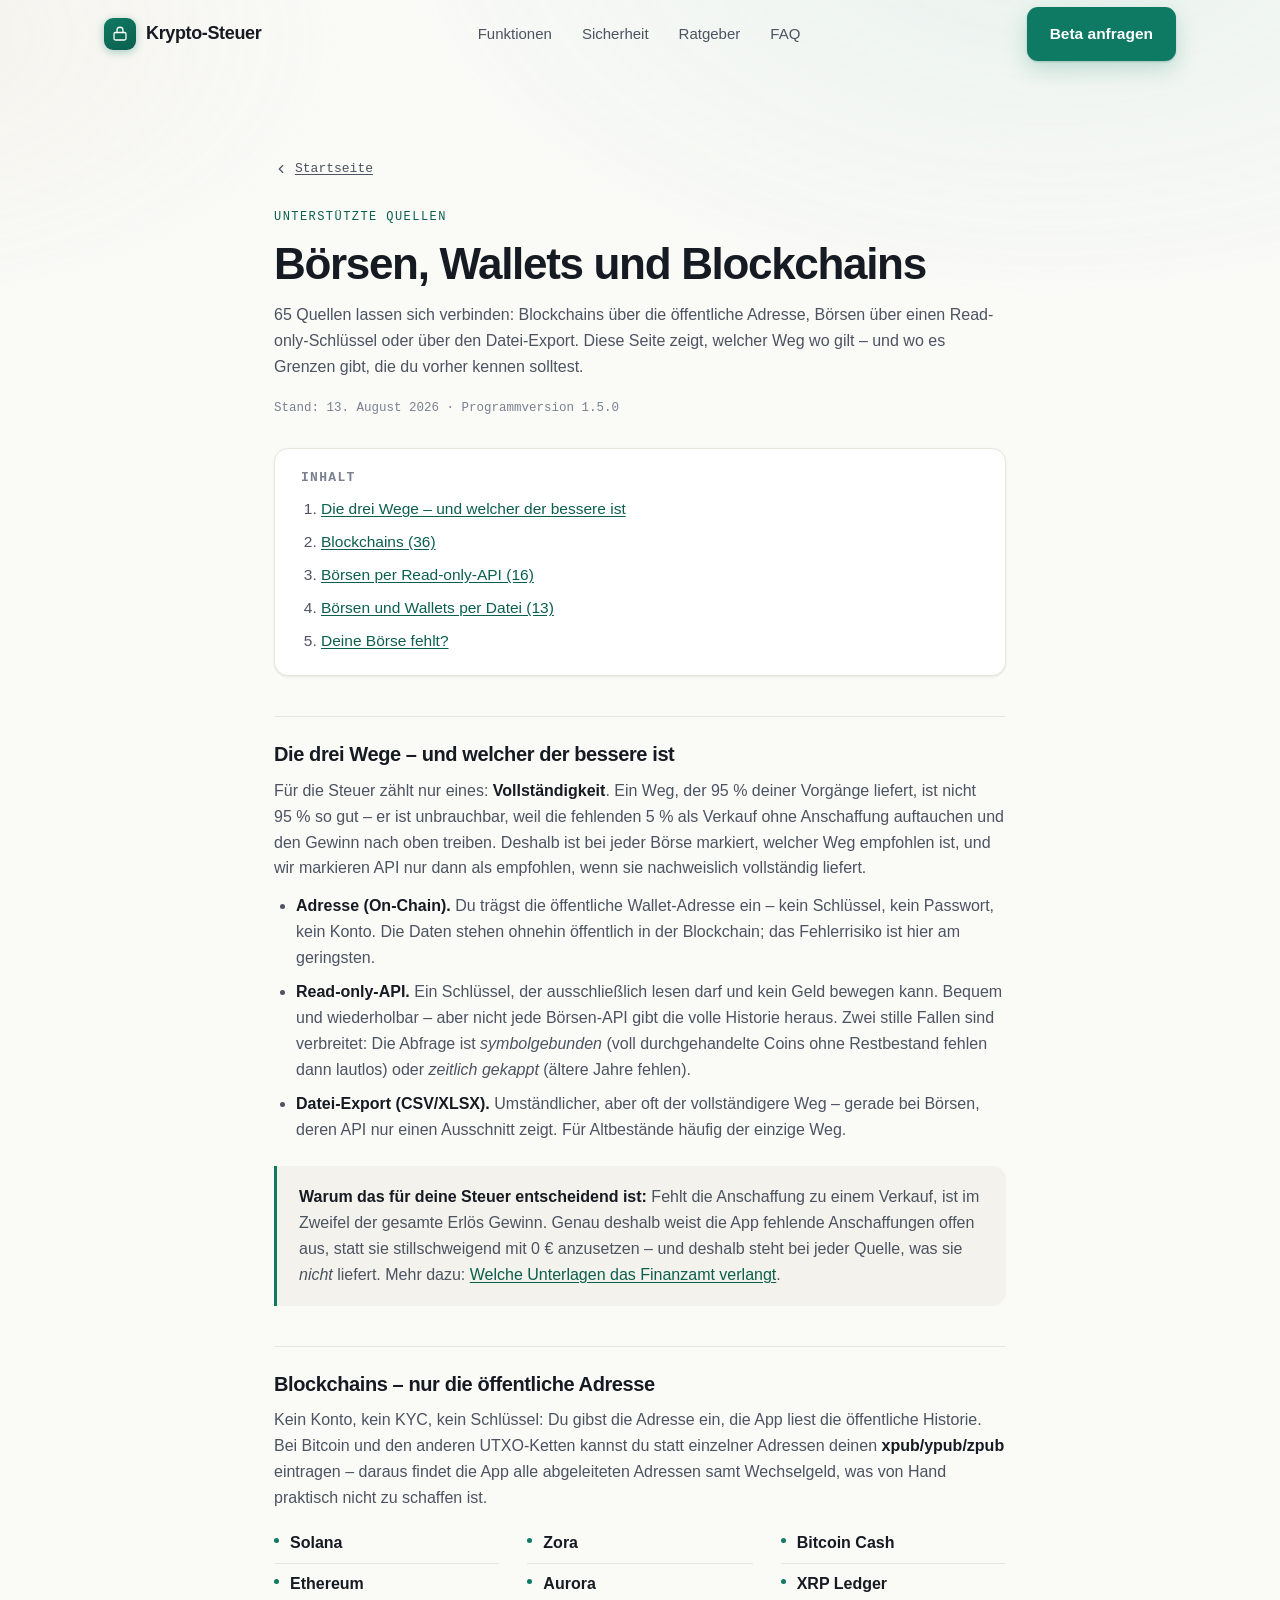
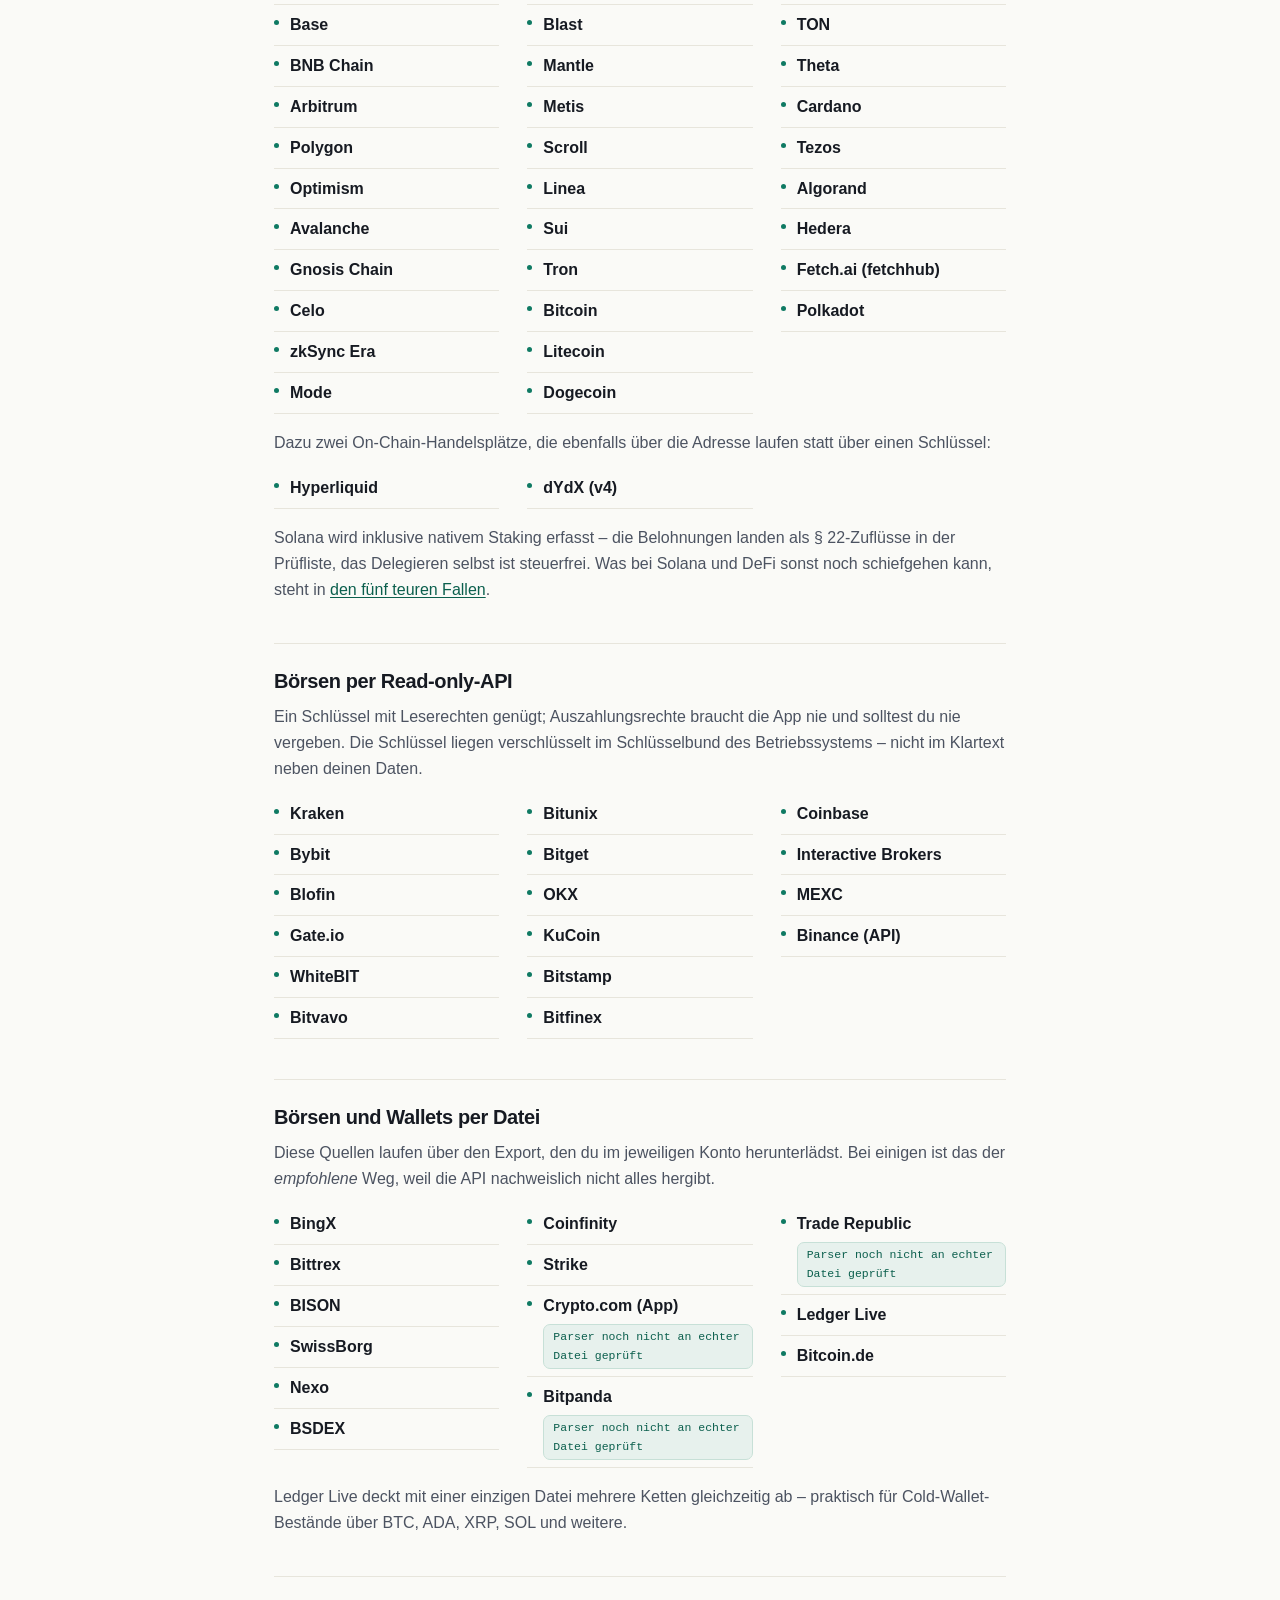
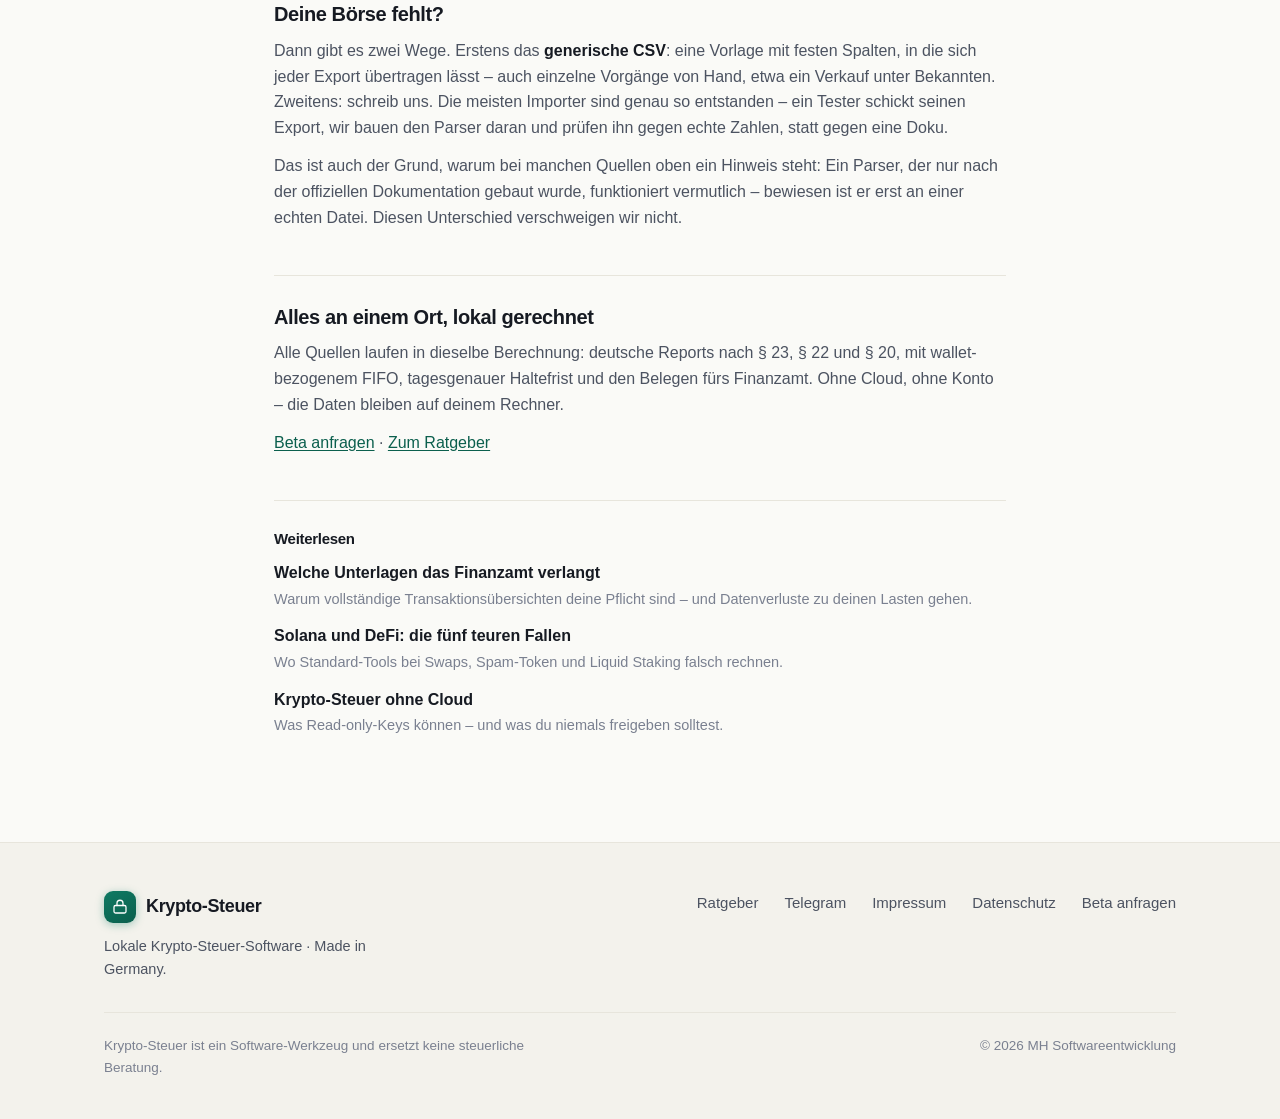
<file: quellen/index.html>
<!DOCTYPE html>
<html lang="de">
<head>
<meta charset="UTF-8">
<meta name="viewport" content="width=device-width, initial-scale=1">
<title>Unterstützte Börsen, Wallets und Blockchains</title>
<meta name="description" content="Alle über 60 Quellen im Überblick: 34 Blockchains per Adresse, 16 Börsen per Read-only-API und 13 Wege über Datei-Import – mit dem jeweils empfohlenen Weg für die deutsche Steuererklärung.">
<meta name="robots" content="index,follow,max-snippet:-1,max-image-preview:large">
<meta name="color-scheme" content="light dark">
<meta name="author" content="Maik Hartmann-Erdt">
<meta name="keywords" content="Krypto Steuer unterstützte Börsen, Krypto Steuer Wallets, Binance Steuer, Kraken Steuer, Bitpanda Steuer, BISON Steuer, Ledger Steuer, Solana Wallet Steuer">
<link rel="canonical" href="https://meine-kryptosteuer.de/quellen/">

<!-- Open Graph -->
<meta property="og:type" content="article">
<meta property="og:site_name" content="Krypto-Steuer">
<meta property="og:title" content="Unterstützte Börsen, Wallets und Blockchains">
<meta property="og:description" content="Alle über 60 Quellen im Überblick: 34 Blockchains per Adresse, 16 Börsen per Read-only-API und 13 Wege über Datei-Import – mit dem jeweils empfohlenen Weg für die deutsche Steuererklärung.">
<meta property="og:locale" content="de_DE">
<meta property="og:url" content="https://meine-kryptosteuer.de/quellen/">
<meta property="og:image" content="https://meine-kryptosteuer.de/assets/og-image.png">
<meta property="og:image:width" content="1200">
<meta property="og:image:height" content="630">
<meta property="og:image:alt" content="Krypto-Steuer – lokale Krypto-Steuer-Software für Deutschland">

<!-- Twitter Card -->
<meta name="twitter:card" content="summary_large_image">
<meta name="twitter:title" content="Unterstützte Börsen, Wallets und Blockchains">
<meta name="twitter:description" content="Alle über 60 Quellen im Überblick: 34 Blockchains per Adresse, 16 Börsen per Read-only-API und 13 Wege über Datei-Import – mit dem jeweils empfohlenen Weg für die deutsche Steuererklärung.">
<meta name="twitter:image" content="https://meine-kryptosteuer.de/assets/og-image.png">

<link rel="stylesheet" href="../assets/site.css">
<link rel="icon" href="data:image/svg+xml,%3Csvg xmlns='http://www.w3.org/2000/svg' viewBox='0 0 24 24'%3E%3Crect width='24' height='24' rx='6' fill='%230F7A63'/%3E%3Cpath d='M8 11V9a4 4 0 018 0v2m-9 0h10v6a1 1 0 01-1 1H8a1 1 0 01-1-1z' fill='none' stroke='white' stroke-width='1.6' stroke-linecap='round' stroke-linejoin='round'/%3E%3C/svg%3E">

<script type="application/ld+json">
{
  "@context": "https://schema.org",
  "@type": "ItemList",
  "name": "Unterstützte Quellen für die Krypto-Steuer",
  "description": "Alle über 60 Quellen im Überblick: 34 Blockchains per Adresse, 16 Börsen per Read-only-API und 13 Wege über Datei-Import – mit dem jeweils empfohlenen Weg für die deutsche Steuererklärung.",
  "numberOfItems": 65,
  "itemListElement": [
    {
      "@type": "ListItem",
      "position": 1,
      "name": "Solana"
    },
    {
      "@type": "ListItem",
      "position": 2,
      "name": "Ethereum"
    },
    {
      "@type": "ListItem",
      "position": 3,
      "name": "Base"
    },
    {
      "@type": "ListItem",
      "position": 4,
      "name": "BNB Chain"
    },
    {
      "@type": "ListItem",
      "position": 5,
      "name": "Arbitrum"
    },
    {
      "@type": "ListItem",
      "position": 6,
      "name": "Polygon"
    },
    {
      "@type": "ListItem",
      "position": 7,
      "name": "Optimism"
    },
    {
      "@type": "ListItem",
      "position": 8,
      "name": "Avalanche"
    },
    {
      "@type": "ListItem",
      "position": 9,
      "name": "Gnosis Chain"
    },
    {
      "@type": "ListItem",
      "position": 10,
      "name": "Celo"
    },
    {
      "@type": "ListItem",
      "position": 11,
      "name": "zkSync Era"
    },
    {
      "@type": "ListItem",
      "position": 12,
      "name": "Mode"
    },
    {
      "@type": "ListItem",
      "position": 13,
      "name": "Zora"
    },
    {
      "@type": "ListItem",
      "position": 14,
      "name": "Aurora"
    },
    {
      "@type": "ListItem",
      "position": 15,
      "name": "Blast"
    },
    {
      "@type": "ListItem",
      "position": 16,
      "name": "Mantle"
    },
    {
      "@type": "ListItem",
      "position": 17,
      "name": "Metis"
    },
    {
      "@type": "ListItem",
      "position": 18,
      "name": "Scroll"
    },
    {
      "@type": "ListItem",
      "position": 19,
      "name": "Linea"
    },
    {
      "@type": "ListItem",
      "position": 20,
      "name": "Hyperliquid"
    },
    {
      "@type": "ListItem",
      "position": 21,
      "name": "Sui"
    },
    {
      "@type": "ListItem",
      "position": 22,
      "name": "Tron"
    },
    {
      "@type": "ListItem",
      "position": 23,
      "name": "Bitcoin"
    },
    {
      "@type": "ListItem",
      "position": 24,
      "name": "Litecoin"
    },
    {
      "@type": "ListItem",
      "position": 25,
      "name": "Dogecoin"
    },
    {
      "@type": "ListItem",
      "position": 26,
      "name": "Bitcoin Cash"
    },
    {
      "@type": "ListItem",
      "position": 27,
      "name": "XRP Ledger"
    },
    {
      "@type": "ListItem",
      "position": 28,
      "name": "TON"
    },
    {
      "@type": "ListItem",
      "position": 29,
      "name": "Theta"
    },
    {
      "@type": "ListItem",
      "position": 30,
      "name": "Cardano"
    },
    {
      "@type": "ListItem",
      "position": 31,
      "name": "Tezos"
    },
    {
      "@type": "ListItem",
      "position": 32,
      "name": "Algorand"
    },
    {
      "@type": "ListItem",
      "position": 33,
      "name": "Hedera"
    },
    {
      "@type": "ListItem",
      "position": 34,
      "name": "Fetch.ai (fetchhub)"
    },
    {
      "@type": "ListItem",
      "position": 35,
      "name": "dYdX (v4)"
    },
    {
      "@type": "ListItem",
      "position": 36,
      "name": "Polkadot"
    },
    {
      "@type": "ListItem",
      "position": 37,
      "name": "Kraken"
    },
    {
      "@type": "ListItem",
      "position": 38,
      "name": "Bybit"
    },
    {
      "@type": "ListItem",
      "position": 39,
      "name": "Blofin"
    },
    {
      "@type": "ListItem",
      "position": 40,
      "name": "Gate.io"
    },
    {
      "@type": "ListItem",
      "position": 41,
      "name": "WhiteBIT"
    },
    {
      "@type": "ListItem",
      "position": 42,
      "name": "Bitvavo"
    },
    {
      "@type": "ListItem",
      "position": 43,
      "name": "Bitunix"
    },
    {
      "@type": "ListItem",
      "position": 44,
      "name": "Bitget"
    },
    {
      "@type": "ListItem",
      "position": 45,
      "name": "OKX"
    },
    {
      "@type": "ListItem",
      "position": 46,
      "name": "KuCoin"
    },
    {
      "@type": "ListItem",
      "position": 47,
      "name": "Bitstamp"
    },
    {
      "@type": "ListItem",
      "position": 48,
      "name": "Bitfinex"
    },
    {
      "@type": "ListItem",
      "position": 49,
      "name": "Coinbase"
    },
    {
      "@type": "ListItem",
      "position": 50,
      "name": "Interactive Brokers"
    },
    {
      "@type": "ListItem",
      "position": 51,
      "name": "MEXC"
    },
    {
      "@type": "ListItem",
      "position": 52,
      "name": "Binance (API)"
    },
    {
      "@type": "ListItem",
      "position": 53,
      "name": "BingX"
    },
    {
      "@type": "ListItem",
      "position": 54,
      "name": "Bittrex"
    },
    {
      "@type": "ListItem",
      "position": 55,
      "name": "BISON"
    },
    {
      "@type": "ListItem",
      "position": 56,
      "name": "SwissBorg"
    },
    {
      "@type": "ListItem",
      "position": 57,
      "name": "Nexo"
    },
    {
      "@type": "ListItem",
      "position": 58,
      "name": "BSDEX"
    },
    {
      "@type": "ListItem",
      "position": 59,
      "name": "Coinfinity"
    },
    {
      "@type": "ListItem",
      "position": 60,
      "name": "Strike"
    },
    {
      "@type": "ListItem",
      "position": 61,
      "name": "Crypto.com (App)"
    },
    {
      "@type": "ListItem",
      "position": 62,
      "name": "Bitpanda"
    },
    {
      "@type": "ListItem",
      "position": 63,
      "name": "Trade Republic"
    },
    {
      "@type": "ListItem",
      "position": 64,
      "name": "Ledger Live"
    },
    {
      "@type": "ListItem",
      "position": 65,
      "name": "Bitcoin.de"
    }
  ]
}
</script>
<script type="application/ld+json">
{
  "@context": "https://schema.org",
  "@type": "BreadcrumbList",
  "itemListElement": [
    {
      "@type": "ListItem",
      "position": 1,
      "name": "Startseite",
      "item": "https://meine-kryptosteuer.de/"
    },
    {
      "@type": "ListItem",
      "position": 2,
      "name": "Unterstützte Quellen",
      "item": "https://meine-kryptosteuer.de/quellen/"
    }
  ]
}
</script>
</head>
<body>

<header class="nav scrolled" id="top">
  <div class="wrap nav-inner">
    <a class="brand" href="../index.html" aria-label="Krypto-Steuer Startseite">
      <span class="brand-mark" aria-hidden="true">
        <svg viewBox="0 0 24 24" fill="none" stroke="currentColor" stroke-width="1.7" stroke-linecap="round" stroke-linejoin="round"><rect x="4" y="10" width="16" height="10" rx="2"/><path d="M8 10V7a4 4 0 0 1 8 0v3"/></svg>
      </span>
      Krypto-Steuer
    </a>
    <nav aria-label="Hauptnavigation">
      <ul class="nav-links">
        <li><a href="../index.html#funktionen">Funktionen</a></li>
        <li><a href="../index.html#sicherheit">Sicherheit</a></li>
        <li><a href="../ratgeber/">Ratgeber</a></li>
        <li><a href="../index.html#faq">FAQ</a></li>
      </ul>
    </nav>
    <a class="btn btn-primary nav-cta desk" href="../index.html#kontakt">Beta anfragen</a>
  </div>
</header>

<main class="wrap legal">

<a class="back" href="../index.html"><svg viewBox="0 0 24 24" fill="none" stroke="currentColor" stroke-width="2" stroke-linecap="round" stroke-linejoin="round"><path d="M15 18l-6-6 6-6"/></svg> Startseite</a>

<span class="kicker">Unterstützte Quellen</span>
<h1>Börsen, Wallets und Blockchains</h1>
<p class="lead-note">65 Quellen lassen sich verbinden: Blockchains über die öffentliche Adresse, Börsen über
einen Read-only-Schlüssel oder über den Datei-Export. Diese Seite zeigt, welcher Weg wo gilt – und wo es Grenzen
gibt, die du vorher kennen solltest.</p>
<p class="meta">Stand: 13.&nbsp;August 2026 · Programmversion 1.5.0</p>

<div class="toc">
  <h2>Inhalt</h2>
  <ol>
    <li><a href="#wege">Die drei Wege – und welcher der bessere ist</a></li>
    <li><a href="#chains">Blockchains (36)</a></li>
    <li><a href="#api">Börsen per Read-only-API (16)</a></li>
    <li><a href="#csv">Börsen und Wallets per Datei (13)</a></li>
    <li><a href="#fehlt">Deine Börse fehlt?</a></li>
  </ol>
</div>

<h2 id="wege">Die drei Wege – und welcher der bessere ist</h2>
<p>Für die Steuer zählt nur eines: <strong>Vollständigkeit</strong>. Ein Weg, der 95&nbsp;% deiner Vorgänge liefert,
ist nicht 95&nbsp;% so gut – er ist unbrauchbar, weil die fehlenden 5&nbsp;% als Verkauf ohne Anschaffung auftauchen
und den Gewinn nach oben treiben. Deshalb ist bei jeder Börse markiert, welcher Weg empfohlen ist, und wir markieren
API nur dann als empfohlen, wenn sie nachweislich vollständig liefert.</p>
<ul>
  <li><strong>Adresse (On-Chain).</strong> Du trägst die öffentliche Wallet-Adresse ein – kein Schlüssel, kein
  Passwort, kein Konto. Die Daten stehen ohnehin öffentlich in der Blockchain; das Fehlerrisiko ist hier am
  geringsten.</li>
  <li><strong>Read-only-API.</strong> Ein Schlüssel, der ausschließlich lesen darf und kein Geld bewegen kann. Bequem
  und wiederholbar – aber nicht jede Börsen-API gibt die volle Historie heraus. Zwei stille Fallen sind verbreitet:
  Die Abfrage ist <em>symbolgebunden</em> (voll durchgehandelte Coins ohne Restbestand fehlen dann lautlos) oder
  <em>zeitlich gekappt</em> (ältere Jahre fehlen).</li>
  <li><strong>Datei-Export (CSV/XLSX).</strong> Umständlicher, aber oft der vollständigere Weg – gerade bei Börsen,
  deren API nur einen Ausschnitt zeigt. Für Altbestände häufig der einzige Weg.</li>
</ul>
<div class="note-box">
  <p><strong>Warum das für deine Steuer entscheidend ist:</strong> Fehlt die Anschaffung zu einem Verkauf, ist im
  Zweifel der gesamte Erlös Gewinn. Genau deshalb weist die App fehlende Anschaffungen offen aus, statt sie stillschweigend
  mit 0&nbsp;€ anzusetzen – und deshalb steht bei jeder Quelle, was sie <em>nicht</em> liefert.
  Mehr dazu: <a href="../ratgeber/bmf-schreiben-2025-unterlagen.html">Welche Unterlagen das Finanzamt verlangt</a>.</p>
</div>

<h2 id="chains">Blockchains – nur die öffentliche Adresse</h2>
<p>Kein Konto, kein KYC, kein Schlüssel: Du gibst die Adresse ein, die App liest die öffentliche Historie. Bei
Bitcoin und den anderen UTXO-Ketten kannst du statt einzelner Adressen deinen <strong>xpub/ypub/zpub</strong>
eintragen – daraus findet die App alle abgeleiteten Adressen samt Wechselgeld, was von Hand praktisch nicht zu
schaffen ist.</p>
<ul class="cols">
  <li><strong>Solana</strong></li>
  <li><strong>Ethereum</strong></li>
  <li><strong>Base</strong></li>
  <li><strong>BNB Chain</strong></li>
  <li><strong>Arbitrum</strong></li>
  <li><strong>Polygon</strong></li>
  <li><strong>Optimism</strong></li>
  <li><strong>Avalanche</strong></li>
  <li><strong>Gnosis Chain</strong></li>
  <li><strong>Celo</strong></li>
  <li><strong>zkSync Era</strong></li>
  <li><strong>Mode</strong></li>
  <li><strong>Zora</strong></li>
  <li><strong>Aurora</strong></li>
  <li><strong>Blast</strong></li>
  <li><strong>Mantle</strong></li>
  <li><strong>Metis</strong></li>
  <li><strong>Scroll</strong></li>
  <li><strong>Linea</strong></li>
  <li><strong>Sui</strong></li>
  <li><strong>Tron</strong></li>
  <li><strong>Bitcoin</strong></li>
  <li><strong>Litecoin</strong></li>
  <li><strong>Dogecoin</strong></li>
  <li><strong>Bitcoin Cash</strong></li>
  <li><strong>XRP Ledger</strong></li>
  <li><strong>TON</strong></li>
  <li><strong>Theta</strong></li>
  <li><strong>Cardano</strong></li>
  <li><strong>Tezos</strong></li>
  <li><strong>Algorand</strong></li>
  <li><strong>Hedera</strong></li>
  <li><strong>Fetch.ai (fetchhub)</strong></li>
  <li><strong>Polkadot</strong></li>
</ul>
<p>Dazu zwei On-Chain-Handelsplätze, die ebenfalls über die Adresse laufen statt über einen Schlüssel:</p>
<ul class="cols">
  <li><strong>Hyperliquid</strong></li>
  <li><strong>dYdX (v4)</strong></li>
</ul>
<p>Solana wird inklusive nativem Staking erfasst – die Belohnungen landen als §&nbsp;22-Zuflüsse in der Prüfliste,
das Delegieren selbst ist steuerfrei. Was bei Solana und DeFi sonst noch schiefgehen kann, steht in
<a href="../ratgeber/solana-defi-steuer.html">den fünf teuren Fallen</a>.</p>

<h2 id="api">Börsen per Read-only-API</h2>
<p>Ein Schlüssel mit Leserechten genügt; Auszahlungsrechte braucht die App nie und solltest du nie vergeben. Die
Schlüssel liegen verschlüsselt im Schlüsselbund des Betriebssystems – nicht im Klartext neben deinen Daten.</p>
<ul class="cols">
  <li><strong>Kraken</strong></li>
  <li><strong>Bybit</strong></li>
  <li><strong>Blofin</strong></li>
  <li><strong>Gate.io</strong></li>
  <li><strong>WhiteBIT</strong></li>
  <li><strong>Bitvavo</strong></li>
  <li><strong>Bitunix</strong></li>
  <li><strong>Bitget</strong></li>
  <li><strong>OKX</strong></li>
  <li><strong>KuCoin</strong></li>
  <li><strong>Bitstamp</strong></li>
  <li><strong>Bitfinex</strong></li>
  <li><strong>Coinbase</strong></li>
  <li><strong>Interactive Brokers</strong></li>
  <li><strong>MEXC</strong></li>
  <li><strong>Binance (API)</strong></li>
</ul>

<h2 id="csv">Börsen und Wallets per Datei</h2>
<p>Diese Quellen laufen über den Export, den du im jeweiligen Konto herunterlädst. Bei einigen ist das der
<em>empfohlene</em> Weg, weil die API nachweislich nicht alles hergibt.</p>
<ul class="cols">
  <li><strong>BingX</strong></li>
  <li><strong>Bittrex</strong></li>
  <li><strong>BISON</strong></li>
  <li><strong>SwissBorg</strong></li>
  <li><strong>Nexo</strong></li>
  <li><strong>BSDEX</strong></li>
  <li><strong>Coinfinity</strong></li>
  <li><strong>Strike</strong></li>
  <li><strong>Crypto.com (App)</strong> <span class="chip">Parser noch nicht an echter Datei geprüft</span></li>
  <li><strong>Bitpanda</strong> <span class="chip">Parser noch nicht an echter Datei geprüft</span></li>
  <li><strong>Trade Republic</strong> <span class="chip">Parser noch nicht an echter Datei geprüft</span></li>
  <li><strong>Ledger Live</strong></li>
  <li><strong>Bitcoin.de</strong></li>
</ul>
<p>Ledger&nbsp;Live deckt mit einer einzigen Datei mehrere Ketten gleichzeitig ab – praktisch für Cold-Wallet-Bestände
über BTC, ADA, XRP, SOL und weitere.</p>

<h2 id="fehlt">Deine Börse fehlt?</h2>
<p>Dann gibt es zwei Wege. Erstens das <strong>generische CSV</strong>: eine Vorlage mit festen Spalten, in die sich
jeder Export übertragen lässt – auch einzelne Vorgänge von Hand, etwa ein Verkauf unter Bekannten. Zweitens: schreib
uns. Die meisten Importer sind genau so entstanden – ein Tester schickt seinen Export, wir bauen den Parser daran
und prüfen ihn gegen echte Zahlen, statt gegen eine Doku.</p>
<p>Das ist auch der Grund, warum bei manchen Quellen oben ein Hinweis steht: Ein Parser, der nur nach der offiziellen
Dokumentation gebaut wurde, funktioniert vermutlich – bewiesen ist er erst an einer echten Datei. Diesen Unterschied
verschweigen wir nicht.</p>

<div class="article-cta">
  <h2>Alles an einem Ort, lokal gerechnet</h2>
  <p>Alle Quellen laufen in dieselbe Berechnung: deutsche Reports nach §&nbsp;23, §&nbsp;22 und §&nbsp;20, mit
  wallet-bezogenem FIFO, tagesgenauer Haltefrist und den Belegen fürs Finanzamt. Ohne Cloud, ohne Konto – die Daten
  bleiben auf deinem Rechner.</p>
  <p><a href="../index.html#kontakt">Beta anfragen</a> · <a href="../ratgeber/">Zum Ratgeber</a></p>
</div>

<div class="next-reads">
  <h2>Weiterlesen</h2>
  <ul>
    <li><a href="../ratgeber/bmf-schreiben-2025-unterlagen.html">Welche Unterlagen das Finanzamt verlangt</a>
      <span>Warum vollständige Transaktionsübersichten deine Pflicht sind – und Datenverluste zu deinen Lasten gehen.</span></li>
    <li><a href="../ratgeber/solana-defi-steuer.html">Solana und DeFi: die fünf teuren Fallen</a>
      <span>Wo Standard-Tools bei Swaps, Spam-Token und Liquid Staking falsch rechnen.</span></li>
    <li><a href="../ratgeber/krypto-steuer-ohne-cloud.html">Krypto-Steuer ohne Cloud</a>
      <span>Was Read-only-Keys können – und was du niemals freigeben solltest.</span></li>
  </ul>
</div>

</main>

<footer class="footer">
  <div class="wrap">
    <div class="footer-top">
      <div>
        <a class="brand" href="../index.html">
          <span class="brand-mark" aria-hidden="true">
            <svg viewBox="0 0 24 24" fill="none" stroke="currentColor" stroke-width="1.7" stroke-linecap="round" stroke-linejoin="round"><rect x="4" y="10" width="16" height="10" rx="2"/><path d="M8 10V7a4 4 0 0 1 8 0v3"/></svg>
          </span>
          Krypto-Steuer
        </a>
        <p class="tagline">Lokale Krypto-Steuer-Software · Made in Germany.</p>
      </div>
      <nav class="footer-links" aria-label="Footer">
        <a href="../ratgeber/">Ratgeber</a>
        <a href="https://t.me/kryptosteuertool" rel="noopener">Telegram</a>
        <a href="../impressum.html">Impressum</a>
        <a href="../datenschutz.html">Datenschutz</a>
        <a href="../index.html#kontakt">Beta anfragen</a>
      </nav>
    </div>
    <div class="footer-bottom">
      <span class="footer-disclaimer">Krypto-Steuer ist ein Software-Werkzeug und ersetzt keine steuerliche Beratung.</span>
      <span>© <span data-year>2026</span> MH Softwareentwicklung</span>
    </div>
  </div>
</footer>

<script src="../assets/site.js"></script>
</body>
</html>
</file>
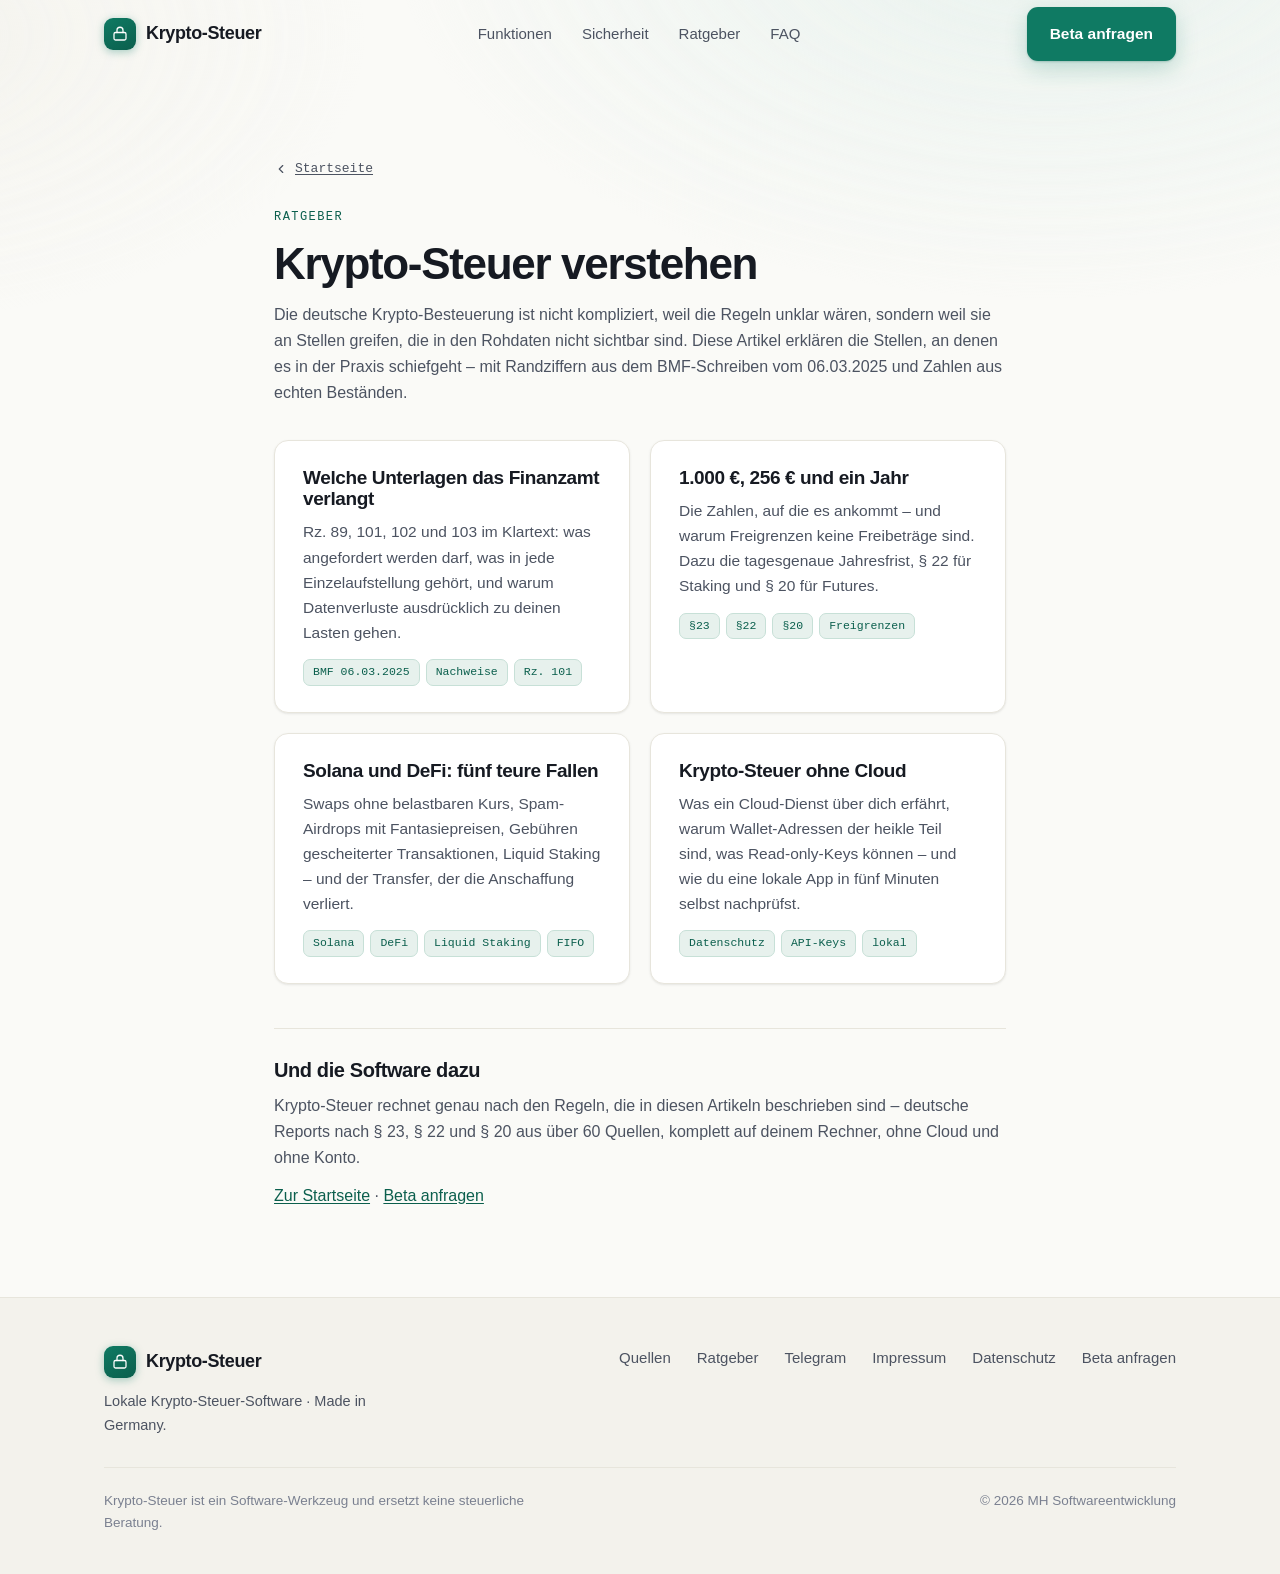
<file: ratgeber/index.html>
<!DOCTYPE html>
<html lang="de">
<head>
<meta charset="UTF-8">
<meta name="viewport" content="width=device-width, initial-scale=1">
<title>Krypto-Steuer Ratgeber: Fristen, Nachweise, DeFi</title>
<meta name="description" content="Verständlich erklärt: welche Unterlagen das Finanzamt verlangt, welche Freigrenzen und Fristen gelten und wo DeFi-Rechnungen in der Praxis kippen.">
<meta name="robots" content="index,follow,max-snippet:-1,max-image-preview:large">
<meta name="color-scheme" content="light dark">
<meta name="author" content="Maik Hartmann-Erdt">
<meta name="keywords" content="Krypto Steuer Ratgeber, Krypto Steuer Deutschland, BMF-Schreiben Krypto, Krypto Freigrenze, DeFi Steuer, Solana Steuer">
<link rel="canonical" href="https://meine-kryptosteuer.de/ratgeber/">

<!-- Open Graph -->
<meta property="og:type" content="article">
<meta property="og:site_name" content="Krypto-Steuer">
<meta property="og:title" content="Krypto-Steuer Ratgeber: Fristen, Nachweise, DeFi">
<meta property="og:description" content="Verständlich erklärt: welche Unterlagen das Finanzamt verlangt, welche Freigrenzen und Fristen gelten und wo DeFi-Rechnungen in der Praxis kippen.">
<meta property="og:locale" content="de_DE">
<meta property="og:url" content="https://meine-kryptosteuer.de/ratgeber/">
<meta property="og:image" content="https://meine-kryptosteuer.de/assets/og-image.png">
<meta property="og:image:width" content="1200">
<meta property="og:image:height" content="630">
<meta property="og:image:alt" content="Krypto-Steuer – lokale Krypto-Steuer-Software für Deutschland">

<!-- Twitter Card -->
<meta name="twitter:card" content="summary_large_image">
<meta name="twitter:title" content="Krypto-Steuer Ratgeber: Fristen, Nachweise, DeFi">
<meta name="twitter:description" content="Verständlich erklärt: welche Unterlagen das Finanzamt verlangt, welche Freigrenzen und Fristen gelten und wo DeFi-Rechnungen in der Praxis kippen.">
<meta name="twitter:image" content="https://meine-kryptosteuer.de/assets/og-image.png">

<link rel="stylesheet" href="../assets/site.css">
<link rel="icon" href="data:image/svg+xml,%3Csvg xmlns='http://www.w3.org/2000/svg' viewBox='0 0 24 24'%3E%3Crect width='24' height='24' rx='6' fill='%230F7A63'/%3E%3Cpath d='M8 11V9a4 4 0 018 0v2m-9 0h10v6a1 1 0 01-1 1H8a1 1 0 01-1-1z' fill='none' stroke='white' stroke-width='1.6' stroke-linecap='round' stroke-linejoin='round'/%3E%3C/svg%3E">

<script type="application/ld+json">
{
  "@context": "https://schema.org",
  "@type": "CollectionPage",
  "name": "Ratgeber Krypto-Steuer",
  "description": "Verständliche Artikel zur deutschen Krypto-Steuer: welche Unterlagen das Finanzamt verlangt, welche Freigrenzen und Fristen gelten, wo DeFi-Rechnungen kippen und warum lokale Software den Datenschutz löst.",
  "inLanguage": "de-DE",
  "url": "https://meine-kryptosteuer.de/ratgeber/",
  "isPartOf": {
    "@type": "WebSite",
    "name": "Krypto-Steuer",
    "url": "https://meine-kryptosteuer.de/"
  },
  "hasPart": [
    {
      "@type": "Article",
      "headline": "Welche Unterlagen das Finanzamt bei Krypto verlangt",
      "url": "https://meine-kryptosteuer.de/ratgeber/bmf-schreiben-2025-unterlagen.html"
    },
    {
      "@type": "Article",
      "headline": "Solana- und DeFi-Steuer: fünf Stellen, an denen Standard-Tools falsch rechnen",
      "url": "https://meine-kryptosteuer.de/ratgeber/solana-defi-steuer.html"
    },
    {
      "@type": "Article",
      "headline": "1.000 €, 256 € und ein Jahr: Freigrenzen und Fristen",
      "url": "https://meine-kryptosteuer.de/ratgeber/freigrenzen-und-fristen.html"
    },
    {
      "@type": "Article",
      "headline": "Krypto-Steuer ohne Cloud",
      "url": "https://meine-kryptosteuer.de/ratgeber/krypto-steuer-ohne-cloud.html"
    }
  ]
}
</script>
<script type="application/ld+json">
{
  "@context": "https://schema.org",
  "@type": "BreadcrumbList",
  "itemListElement": [
    {
      "@type": "ListItem",
      "position": 1,
      "name": "Startseite",
      "item": "https://meine-kryptosteuer.de/"
    },
    {
      "@type": "ListItem",
      "position": 2,
      "name": "Ratgeber",
      "item": "https://meine-kryptosteuer.de/ratgeber/"
    }
  ]
}
</script>
</head>
<body>

<header class="nav scrolled" id="top">
  <div class="wrap nav-inner">
    <a class="brand" href="../index.html" aria-label="Krypto-Steuer Startseite">
      <span class="brand-mark" aria-hidden="true">
        <svg viewBox="0 0 24 24" fill="none" stroke="currentColor" stroke-width="1.7" stroke-linecap="round" stroke-linejoin="round"><rect x="4" y="10" width="16" height="10" rx="2"/><path d="M8 10V7a4 4 0 0 1 8 0v3"/></svg>
      </span>
      Krypto-Steuer
    </a>
    <nav aria-label="Hauptnavigation">
      <ul class="nav-links">
        <li><a href="../index.html#funktionen">Funktionen</a></li>
        <li><a href="../index.html#sicherheit">Sicherheit</a></li>
        <li><a href="index.html">Ratgeber</a></li>
        <li><a href="../index.html#faq">FAQ</a></li>
      </ul>
    </nav>
    <a class="btn btn-primary nav-cta desk" href="../index.html#kontakt">Beta anfragen</a>
  </div>
</header>

<main class="wrap legal">

<a class="back" href="../index.html"><svg viewBox="0 0 24 24" fill="none" stroke="currentColor" stroke-width="2" stroke-linecap="round" stroke-linejoin="round"><path d="M15 18l-6-6 6-6"/></svg> Startseite</a>

<span class="kicker">Ratgeber</span>
<h1>Krypto-Steuer verstehen</h1>
<p class="lead-note">Die deutsche Krypto-Besteuerung ist nicht kompliziert, weil die Regeln unklar wären, sondern
weil sie an Stellen greifen, die in den Rohdaten nicht sichtbar sind. Diese Artikel erklären die Stellen, an denen es
in der Praxis schiefgeht – mit Randziffern aus dem BMF-Schreiben vom 06.03.2025 und Zahlen aus echten Beständen.</p>

<div class="hub-grid">
  <article class="hub-card">
    <h2><a href="bmf-schreiben-2025-unterlagen.html">Welche Unterlagen das Finanzamt verlangt</a></h2>
    <p>Rz. 89, 101, 102 und 103 im Klartext: was angefordert werden darf, was in jede Einzelaufstellung gehört, und
    warum Datenverluste ausdrücklich zu deinen Lasten gehen.</p>
    <div class="tags"><span class="chip">BMF 06.03.2025</span><span class="chip">Nachweise</span><span class="chip">Rz. 101</span></div>
  </article>

  <article class="hub-card">
    <h2><a href="freigrenzen-und-fristen.html">1.000&nbsp;€, 256&nbsp;€ und ein Jahr</a></h2>
    <p>Die Zahlen, auf die es ankommt – und warum Freigrenzen keine Freibeträge sind. Dazu die tagesgenaue
    Jahresfrist, §&nbsp;22 für Staking und §&nbsp;20 für Futures.</p>
    <div class="tags"><span class="chip">§23</span><span class="chip">§22</span><span class="chip">§20</span><span class="chip">Freigrenzen</span></div>
  </article>

  <article class="hub-card">
    <h2><a href="solana-defi-steuer.html">Solana und DeFi: fünf teure Fallen</a></h2>
    <p>Swaps ohne belastbaren Kurs, Spam-Airdrops mit Fantasiepreisen, Gebühren gescheiterter Transaktionen, Liquid
    Staking – und der Transfer, der die Anschaffung verliert.</p>
    <div class="tags"><span class="chip">Solana</span><span class="chip">DeFi</span><span class="chip">Liquid Staking</span><span class="chip">FIFO</span></div>
  </article>

  <article class="hub-card">
    <h2><a href="krypto-steuer-ohne-cloud.html">Krypto-Steuer ohne Cloud</a></h2>
    <p>Was ein Cloud-Dienst über dich erfährt, warum Wallet-Adressen der heikle Teil sind, was Read-only-Keys können –
    und wie du eine lokale App in fünf Minuten selbst nachprüfst.</p>
    <div class="tags"><span class="chip">Datenschutz</span><span class="chip">API-Keys</span><span class="chip">lokal</span></div>
  </article>
</div>

<div class="article-cta">
  <h2>Und die Software dazu</h2>
  <p>Krypto-Steuer rechnet genau nach den Regeln, die in diesen Artikeln beschrieben sind – deutsche Reports nach
  §&nbsp;23, §&nbsp;22 und §&nbsp;20 aus über 60&nbsp;Quellen, komplett auf deinem Rechner, ohne Cloud und ohne
  Konto.</p>
  <p><a href="../index.html">Zur Startseite</a> · <a href="../index.html#kontakt">Beta anfragen</a></p>
</div>

</main>

<footer class="footer">
  <div class="wrap">
    <div class="footer-top">
      <div>
        <a class="brand" href="../index.html">
          <span class="brand-mark" aria-hidden="true">
            <svg viewBox="0 0 24 24" fill="none" stroke="currentColor" stroke-width="1.7" stroke-linecap="round" stroke-linejoin="round"><rect x="4" y="10" width="16" height="10" rx="2"/><path d="M8 10V7a4 4 0 0 1 8 0v3"/></svg>
          </span>
          Krypto-Steuer
        </a>
        <p class="tagline">Lokale Krypto-Steuer-Software · Made in Germany.</p>
      </div>
      <nav class="footer-links" aria-label="Footer">
        <a href="../quellen/">Quellen</a>
        <a href="index.html">Ratgeber</a>
        <a href="https://t.me/kryptosteuertool" rel="noopener">Telegram</a>
        <a href="../impressum.html">Impressum</a>
        <a href="../datenschutz.html">Datenschutz</a>
        <a href="../index.html#kontakt">Beta anfragen</a>
      </nav>
    </div>
    <div class="footer-bottom">
      <span class="footer-disclaimer">Krypto-Steuer ist ein Software-Werkzeug und ersetzt keine steuerliche Beratung.</span>
      <span>© <span data-year>2026</span> MH Softwareentwicklung</span>
    </div>
  </div>
</footer>

<script src="../assets/site.js"></script>
</body>
</html>
</file>
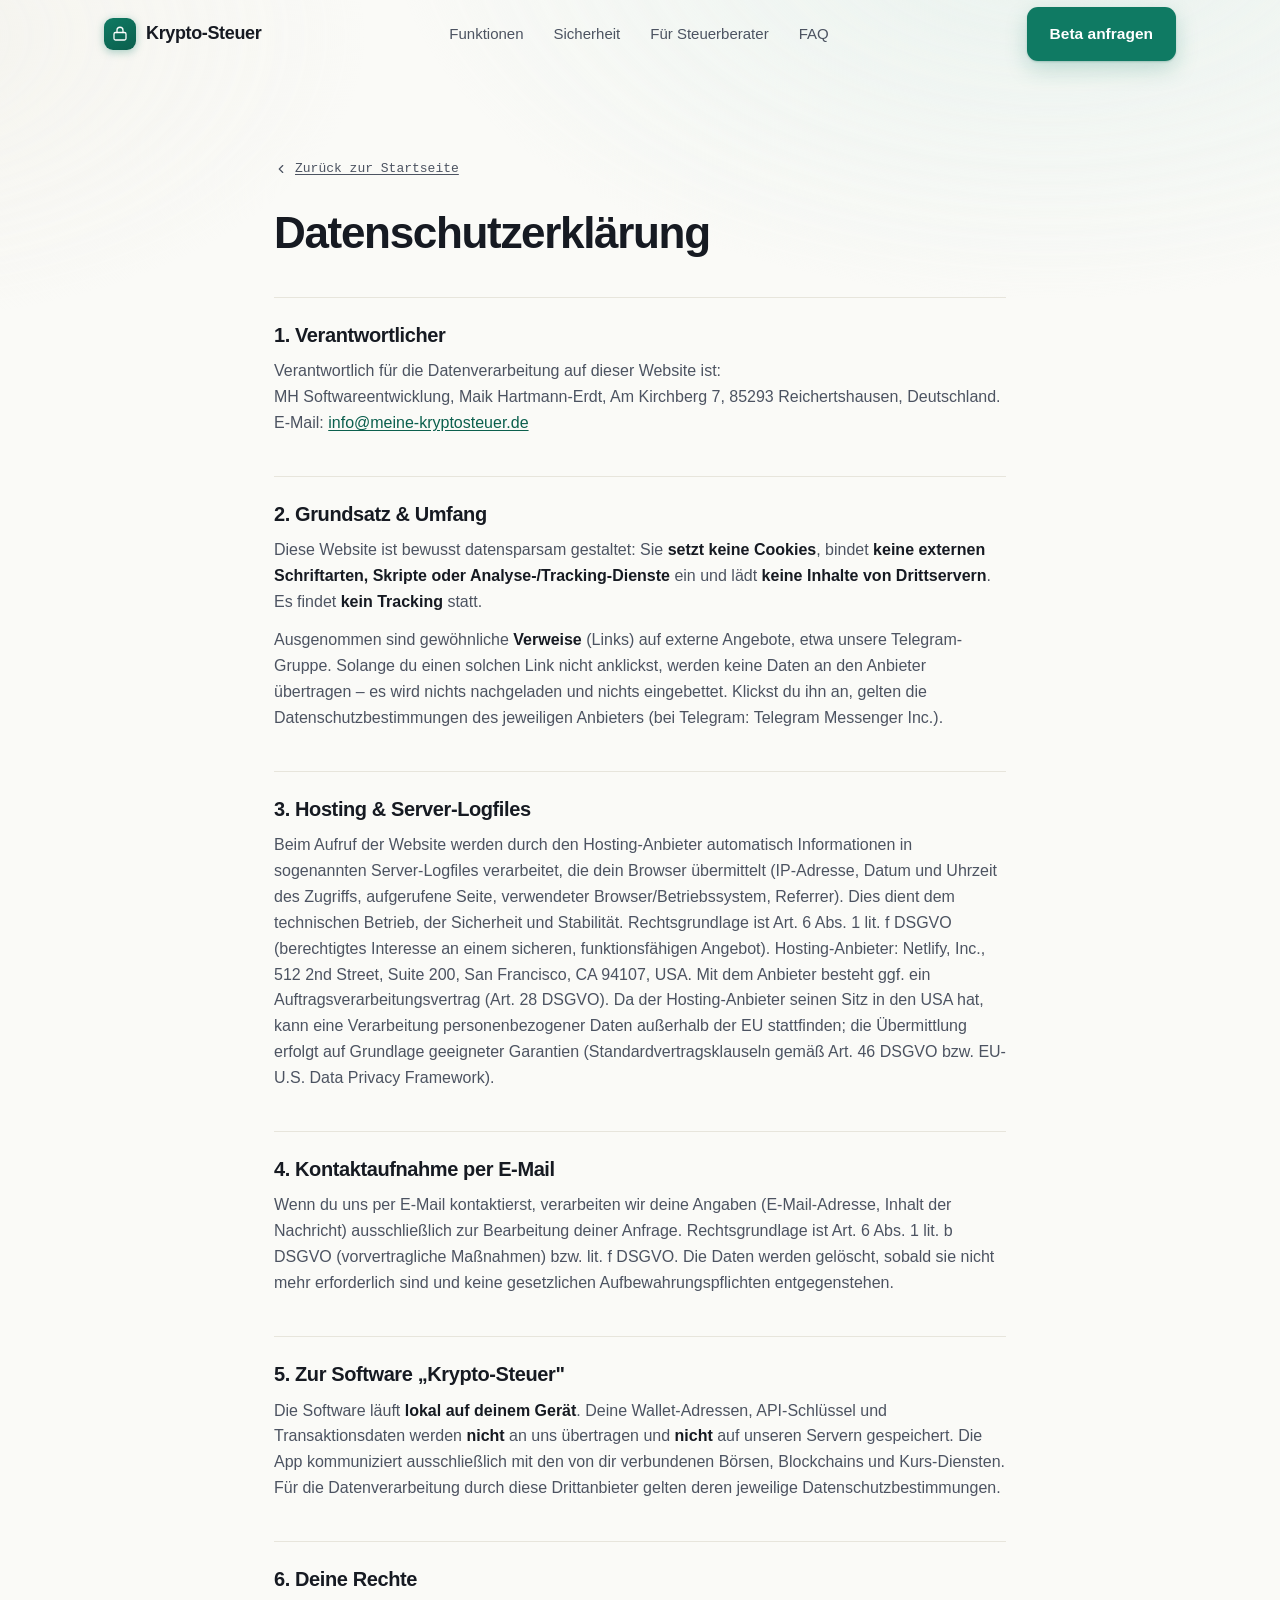
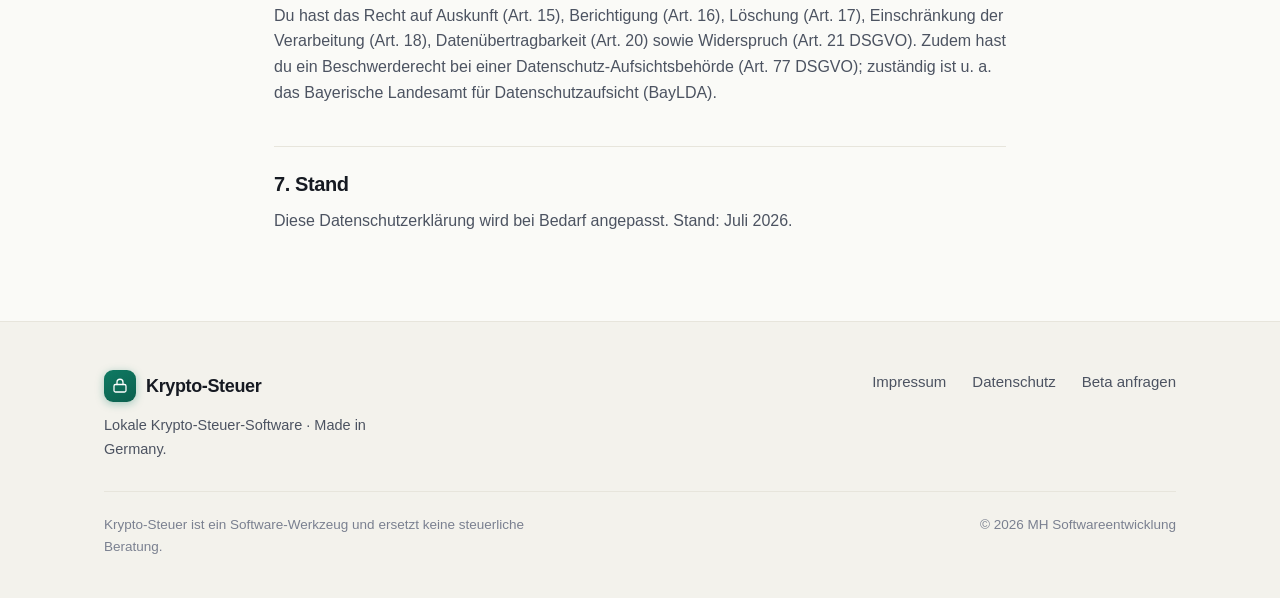
<file: datenschutz.html>
<!DOCTYPE html>
<html lang="de">
<head>
<meta charset="UTF-8">
<meta name="viewport" content="width=device-width, initial-scale=1">
<title>Datenschutzerklärung – Krypto-Steuer (datensparsam, ohne Tracking)</title>
<meta name="description" content="Datenschutzerklärung der lokalen Krypto-Steuer-Software: bewusst datensparsam – keine Cookies, keine externen Schriften/Skripte, kein Tracking. Daten bleiben lokal.">
<meta name="robots" content="index,follow">
<meta name="color-scheme" content="light dark">
<link rel="canonical" href="https://meine-kryptosteuer.de/datenschutz.html">

<!-- Open Graph -->
<meta property="og:type" content="website">
<meta property="og:site_name" content="Krypto-Steuer">
<meta property="og:title" content="Datenschutzerklärung – Krypto-Steuer">
<meta property="og:description" content="Bewusst datensparsam: keine Cookies, keine externen Schriften/Skripte, kein Tracking. Deine Daten bleiben lokal auf deinem Rechner.">
<meta property="og:locale" content="de_DE">
<meta property="og:url" content="https://meine-kryptosteuer.de/datenschutz.html">
<meta property="og:image" content="https://meine-kryptosteuer.de/assets/og-image.png">
<meta property="og:image:width" content="1200">
<meta property="og:image:height" content="630">
<meta property="og:image:alt" content="Krypto-Steuer – lokale Krypto-Steuer-Software für Deutschland">

<!-- Twitter Card -->
<meta name="twitter:card" content="summary_large_image">
<meta name="twitter:title" content="Datenschutzerklärung – Krypto-Steuer">
<meta name="twitter:description" content="Bewusst datensparsam: keine Cookies, keine externen Dienste, kein Tracking. Deine Daten bleiben lokal.">
<meta name="twitter:image" content="https://meine-kryptosteuer.de/assets/og-image.png">

<link rel="stylesheet" href="assets/site.css">
<link rel="icon" href="data:image/svg+xml,%3Csvg xmlns='http://www.w3.org/2000/svg' viewBox='0 0 24 24'%3E%3Crect width='24' height='24' rx='6' fill='%230F7A63'/%3E%3Cpath d='M8 11V9a4 4 0 018 0v2m-9 0h10v6a1 1 0 01-1 1H8a1 1 0 01-1-1z' fill='none' stroke='white' stroke-width='1.6' stroke-linecap='round' stroke-linejoin='round'/%3E%3C/svg%3E">
</head>
<body>

<header class="nav scrolled" id="top">
  <div class="wrap nav-inner">
    <a class="brand" href="index.html" aria-label="Krypto-Steuer Startseite">
      <span class="brand-mark" aria-hidden="true">
        <svg viewBox="0 0 24 24" fill="none" stroke="currentColor" stroke-width="1.7" stroke-linecap="round" stroke-linejoin="round"><rect x="4" y="10" width="16" height="10" rx="2"/><path d="M8 10V7a4 4 0 0 1 8 0v3"/></svg>
      </span>
      Krypto-Steuer
    </a>
    <nav aria-label="Hauptnavigation">
      <ul class="nav-links">
        <li><a href="index.html#funktionen">Funktionen</a></li>
        <li><a href="index.html#sicherheit">Sicherheit</a></li>
        <li><a href="index.html#steuerberater">Für Steuerberater</a></li>
        <li><a href="index.html#faq">FAQ</a></li>
      </ul>
    </nav>
    <a class="btn btn-primary nav-cta desk" href="index.html#kontakt">Beta anfragen</a>
    <button class="nav-toggle" aria-label="Menü öffnen" aria-expanded="false" aria-controls="mobileMenu">
      <svg viewBox="0 0 24 24" fill="none" stroke="currentColor" stroke-width="2" stroke-linecap="round"><path d="M4 7h16M4 12h16M4 17h16"/></svg>
    </button>
  </div>
  <div class="mobile-menu" id="mobileMenu">
    <ul>
      <li><a href="index.html#funktionen">Funktionen</a></li>
      <li><a href="index.html#sicherheit">Sicherheit</a></li>
      <li><a href="index.html#steuerberater">Für Steuerberater</a></li>
      <li><a href="index.html#faq">FAQ</a></li>
      <li><a class="btn btn-primary" href="index.html#kontakt">Beta anfragen</a></li>
    </ul>
  </div>
</header>

<main>
  <article class="wrap legal">
    <a class="back" href="index.html">
      <svg viewBox="0 0 24 24" fill="none" stroke="currentColor" stroke-width="2" stroke-linecap="round" stroke-linejoin="round"><path d="M15 18l-6-6 6-6"/></svg>
      Zurück zur Startseite
    </a>

    <h1>Datenschutzerklärung</h1>

    <h2>1. Verantwortlicher</h2>
    <p>Verantwortlich für die Datenverarbeitung auf dieser Website ist:<br>
    MH Softwareentwicklung, Maik Hartmann-Erdt, Am Kirchberg 7, 85293 Reichertshausen, Deutschland.<br>
    E-Mail: <a href="mailto:info@meine-kryptosteuer.de">info@meine-kryptosteuer.de</a></p>

    <h2>2. Grundsatz &amp; Umfang</h2>
    <p>Diese Website ist bewusst datensparsam gestaltet: Sie <strong>setzt keine Cookies</strong>, bindet <strong>keine externen Schriftarten, Skripte oder Analyse-/Tracking-Dienste</strong> ein und lädt <strong>keine Inhalte von Drittservern</strong>. Es findet <strong>kein Tracking</strong> statt.</p>

    <p>Ausgenommen sind gewöhnliche <strong>Verweise</strong> (Links) auf externe Angebote, etwa unsere
    Telegram-Gruppe. Solange du einen solchen Link nicht anklickst, werden keine Daten an den Anbieter übertragen –
    es wird nichts nachgeladen und nichts eingebettet. Klickst du ihn an, gelten die Datenschutzbestimmungen des
    jeweiligen Anbieters (bei Telegram: Telegram Messenger Inc.).</p>

    <h2>3. Hosting &amp; Server-Logfiles</h2>
    <p>Beim Aufruf der Website werden durch den Hosting-Anbieter automatisch Informationen in sogenannten Server-Logfiles verarbeitet, die dein Browser übermittelt (IP-Adresse, Datum und Uhrzeit des Zugriffs, aufgerufene Seite, verwendeter Browser/Betriebssystem, Referrer). Dies dient dem technischen Betrieb, der Sicherheit und Stabilität. Rechtsgrundlage ist Art. 6 Abs. 1 lit. f DSGVO (berechtigtes Interesse an einem sicheren, funktionsfähigen Angebot). Hosting-Anbieter: Netlify, Inc., 512 2nd Street, Suite 200, San Francisco, CA 94107, USA. Mit dem Anbieter besteht ggf. ein Auftragsverarbeitungsvertrag (Art. 28 DSGVO). Da der Hosting-Anbieter seinen Sitz in den USA hat, kann eine Verarbeitung personenbezogener Daten außerhalb der EU stattfinden; die Übermittlung erfolgt auf Grundlage geeigneter Garantien (Standardvertragsklauseln gemäß Art. 46 DSGVO bzw. EU-U.S. Data Privacy Framework).</p>

    <h2>4. Kontaktaufnahme per E-Mail</h2>
    <p>Wenn du uns per E-Mail kontaktierst, verarbeiten wir deine Angaben (E-Mail-Adresse, Inhalt der Nachricht) ausschließlich zur Bearbeitung deiner Anfrage. Rechtsgrundlage ist Art. 6 Abs. 1 lit. b DSGVO (vorvertragliche Maßnahmen) bzw. lit. f DSGVO. Die Daten werden gelöscht, sobald sie nicht mehr erforderlich sind und keine gesetzlichen Aufbewahrungspflichten entgegenstehen.</p>

    <h2>5. Zur Software „Krypto-Steuer"</h2>
    <p>Die Software läuft <strong>lokal auf deinem Gerät</strong>. Deine Wallet-Adressen, API-Schlüssel und Transaktionsdaten werden <strong>nicht</strong> an uns übertragen und <strong>nicht</strong> auf unseren Servern gespeichert. Die App kommuniziert ausschließlich mit den von dir verbundenen Börsen, Blockchains und Kurs-Diensten. Für die Datenverarbeitung durch diese Drittanbieter gelten deren jeweilige Datenschutzbestimmungen.</p>

    <h2>6. Deine Rechte</h2>
    <p>Du hast das Recht auf Auskunft (Art. 15), Berichtigung (Art. 16), Löschung (Art. 17), Einschränkung der Verarbeitung (Art. 18), Datenübertragbarkeit (Art. 20) sowie Widerspruch (Art. 21 DSGVO). Zudem hast du ein Beschwerderecht bei einer Datenschutz-Aufsichtsbehörde (Art. 77 DSGVO); zuständig ist u. a. das Bayerische Landesamt für Datenschutzaufsicht (BayLDA).</p>

    <h2>7. Stand</h2>
    <p>Diese Datenschutzerklärung wird bei Bedarf angepasst. Stand: Juli 2026.</p>
  </article>
</main>

<footer class="footer">
  <div class="wrap">
    <div class="footer-top">
      <div>
        <a class="brand" href="index.html">
          <span class="brand-mark" aria-hidden="true">
            <svg viewBox="0 0 24 24" fill="none" stroke="currentColor" stroke-width="1.7" stroke-linecap="round" stroke-linejoin="round"><rect x="4" y="10" width="16" height="10" rx="2"/><path d="M8 10V7a4 4 0 0 1 8 0v3"/></svg>
          </span>
          Krypto-Steuer
        </a>
        <p class="tagline">Lokale Krypto-Steuer-Software · Made in Germany.</p>
      </div>
      <nav class="footer-links" aria-label="Footer">
        <a href="impressum.html">Impressum</a>
        <a href="datenschutz.html">Datenschutz</a>
        <a href="index.html#kontakt">Beta anfragen</a>
      </nav>
    </div>
    <div class="footer-bottom">
      <span class="footer-disclaimer">Krypto-Steuer ist ein Software-Werkzeug und ersetzt keine steuerliche Beratung.</span>
      <span>© <span data-year>2026</span> MH Softwareentwicklung</span>
    </div>
  </div>
</footer>

<script src="assets/site.js"></script>
</body>
</html>
</file>
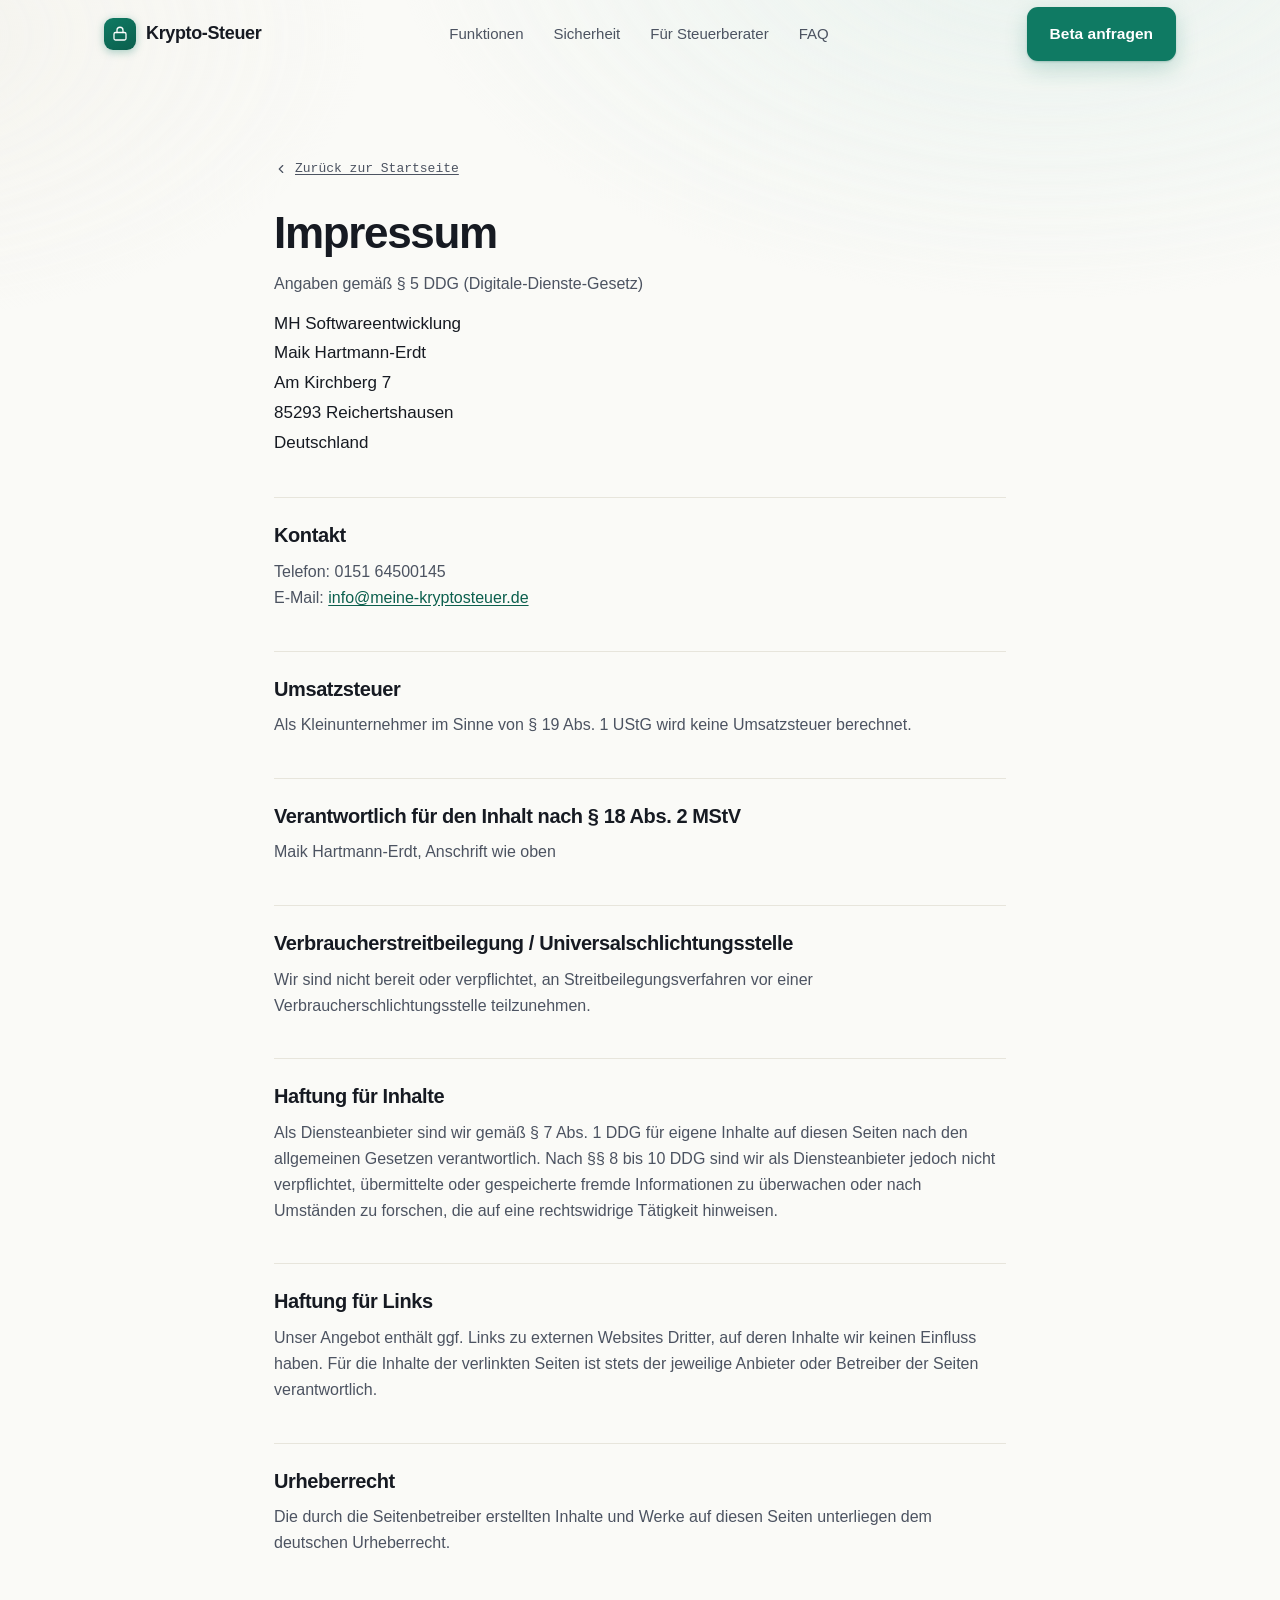
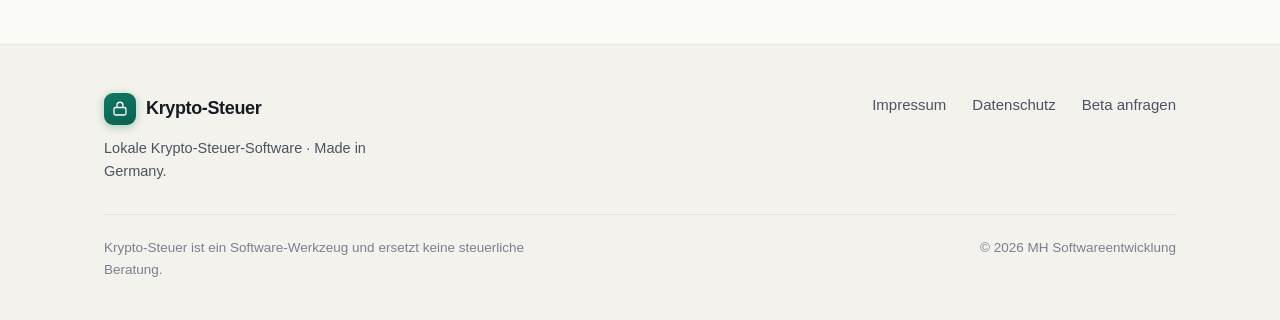
<file: impressum.html>
<!DOCTYPE html>
<html lang="de">
<head>
<meta charset="UTF-8">
<meta name="viewport" content="width=device-width, initial-scale=1">
<title>Impressum – Krypto-Steuer | MH Softwareentwicklung</title>
<meta name="description" content="Impressum der lokalen Krypto-Steuer-Software von MH Softwareentwicklung, Maik Hartmann-Erdt, Reichertshausen – Anbieterkennzeichnung nach § 5 DDG.">
<meta name="robots" content="index,follow">
<meta name="color-scheme" content="light dark">
<link rel="canonical" href="https://meine-kryptosteuer.de/impressum.html">

<!-- Open Graph -->
<meta property="og:type" content="website">
<meta property="og:site_name" content="Krypto-Steuer">
<meta property="og:title" content="Impressum – Krypto-Steuer">
<meta property="og:description" content="Impressum der lokalen Krypto-Steuer-Software von MH Softwareentwicklung – Anbieterkennzeichnung nach § 5 DDG.">
<meta property="og:locale" content="de_DE">
<meta property="og:url" content="https://meine-kryptosteuer.de/impressum.html">
<meta property="og:image" content="https://meine-kryptosteuer.de/assets/og-image.png">
<meta property="og:image:width" content="1200">
<meta property="og:image:height" content="630">
<meta property="og:image:alt" content="Krypto-Steuer – lokale Krypto-Steuer-Software für Deutschland">

<!-- Twitter Card -->
<meta name="twitter:card" content="summary_large_image">
<meta name="twitter:title" content="Impressum – Krypto-Steuer">
<meta name="twitter:description" content="Impressum der lokalen Krypto-Steuer-Software von MH Softwareentwicklung.">
<meta name="twitter:image" content="https://meine-kryptosteuer.de/assets/og-image.png">

<link rel="stylesheet" href="assets/site.css">
<link rel="icon" href="data:image/svg+xml,%3Csvg xmlns='http://www.w3.org/2000/svg' viewBox='0 0 24 24'%3E%3Crect width='24' height='24' rx='6' fill='%230F7A63'/%3E%3Cpath d='M8 11V9a4 4 0 018 0v2m-9 0h10v6a1 1 0 01-1 1H8a1 1 0 01-1-1z' fill='none' stroke='white' stroke-width='1.6' stroke-linecap='round' stroke-linejoin='round'/%3E%3C/svg%3E">
</head>
<body>

<header class="nav scrolled" id="top">
  <div class="wrap nav-inner">
    <a class="brand" href="index.html" aria-label="Krypto-Steuer Startseite">
      <span class="brand-mark" aria-hidden="true">
        <svg viewBox="0 0 24 24" fill="none" stroke="currentColor" stroke-width="1.7" stroke-linecap="round" stroke-linejoin="round"><rect x="4" y="10" width="16" height="10" rx="2"/><path d="M8 10V7a4 4 0 0 1 8 0v3"/></svg>
      </span>
      Krypto-Steuer
    </a>
    <nav aria-label="Hauptnavigation">
      <ul class="nav-links">
        <li><a href="index.html#funktionen">Funktionen</a></li>
        <li><a href="index.html#sicherheit">Sicherheit</a></li>
        <li><a href="index.html#steuerberater">Für Steuerberater</a></li>
        <li><a href="index.html#faq">FAQ</a></li>
      </ul>
    </nav>
    <a class="btn btn-primary nav-cta desk" href="index.html#kontakt">Beta anfragen</a>
    <button class="nav-toggle" aria-label="Menü öffnen" aria-expanded="false" aria-controls="mobileMenu">
      <svg viewBox="0 0 24 24" fill="none" stroke="currentColor" stroke-width="2" stroke-linecap="round"><path d="M4 7h16M4 12h16M4 17h16"/></svg>
    </button>
  </div>
  <div class="mobile-menu" id="mobileMenu">
    <ul>
      <li><a href="index.html#funktionen">Funktionen</a></li>
      <li><a href="index.html#sicherheit">Sicherheit</a></li>
      <li><a href="index.html#steuerberater">Für Steuerberater</a></li>
      <li><a href="index.html#faq">FAQ</a></li>
      <li><a class="btn btn-primary" href="index.html#kontakt">Beta anfragen</a></li>
    </ul>
  </div>
</header>

<main>
  <article class="wrap legal">
    <a class="back" href="index.html">
      <svg viewBox="0 0 24 24" fill="none" stroke="currentColor" stroke-width="2" stroke-linecap="round" stroke-linejoin="round"><path d="M15 18l-6-6 6-6"/></svg>
      Zurück zur Startseite
    </a>

    <h1>Impressum</h1>
    <p class="lead-note">Angaben gemäß § 5 DDG (Digitale-Dienste-Gesetz)</p>

    <address>
      MH Softwareentwicklung<br>
      Maik Hartmann-Erdt<br>
      Am Kirchberg 7<br>
      85293 Reichertshausen<br>
      Deutschland
    </address>

    <h2>Kontakt</h2>
    <p>Telefon: 0151 64500145<br>
    E-Mail: <a href="mailto:info@meine-kryptosteuer.de">info@meine-kryptosteuer.de</a></p>

    <h2>Umsatzsteuer</h2>
    <p>Als Kleinunternehmer im Sinne von § 19 Abs. 1 UStG wird keine Umsatzsteuer berechnet.</p>

    <h2>Verantwortlich für den Inhalt nach § 18 Abs. 2 MStV</h2>
    <p>Maik Hartmann-Erdt, Anschrift wie oben</p>

    <h2>Verbraucherstreitbeilegung / Universalschlichtungsstelle</h2>
    <p>Wir sind nicht bereit oder verpflichtet, an Streitbeilegungsverfahren vor einer Verbraucherschlichtungsstelle teilzunehmen.</p>

    <h2>Haftung für Inhalte</h2>
    <p>Als Diensteanbieter sind wir gemäß § 7 Abs. 1 DDG für eigene Inhalte auf diesen Seiten nach den allgemeinen Gesetzen verantwortlich. Nach §§ 8 bis 10 DDG sind wir als Diensteanbieter jedoch nicht verpflichtet, übermittelte oder gespeicherte fremde Informationen zu überwachen oder nach Umständen zu forschen, die auf eine rechtswidrige Tätigkeit hinweisen.</p>

    <h2>Haftung für Links</h2>
    <p>Unser Angebot enthält ggf. Links zu externen Websites Dritter, auf deren Inhalte wir keinen Einfluss haben. Für die Inhalte der verlinkten Seiten ist stets der jeweilige Anbieter oder Betreiber der Seiten verantwortlich.</p>

    <h2>Urheberrecht</h2>
    <p>Die durch die Seitenbetreiber erstellten Inhalte und Werke auf diesen Seiten unterliegen dem deutschen Urheberrecht.</p>
  </article>
</main>

<footer class="footer">
  <div class="wrap">
    <div class="footer-top">
      <div>
        <a class="brand" href="index.html">
          <span class="brand-mark" aria-hidden="true">
            <svg viewBox="0 0 24 24" fill="none" stroke="currentColor" stroke-width="1.7" stroke-linecap="round" stroke-linejoin="round"><rect x="4" y="10" width="16" height="10" rx="2"/><path d="M8 10V7a4 4 0 0 1 8 0v3"/></svg>
          </span>
          Krypto-Steuer
        </a>
        <p class="tagline">Lokale Krypto-Steuer-Software · Made in Germany.</p>
      </div>
      <nav class="footer-links" aria-label="Footer">
        <a href="impressum.html">Impressum</a>
        <a href="datenschutz.html">Datenschutz</a>
        <a href="index.html#kontakt">Beta anfragen</a>
      </nav>
    </div>
    <div class="footer-bottom">
      <span class="footer-disclaimer">Krypto-Steuer ist ein Software-Werkzeug und ersetzt keine steuerliche Beratung.</span>
      <span>© <span data-year>2026</span> MH Softwareentwicklung</span>
    </div>
  </div>
</footer>

<script src="assets/site.js"></script>
</body>
</html>
</file>
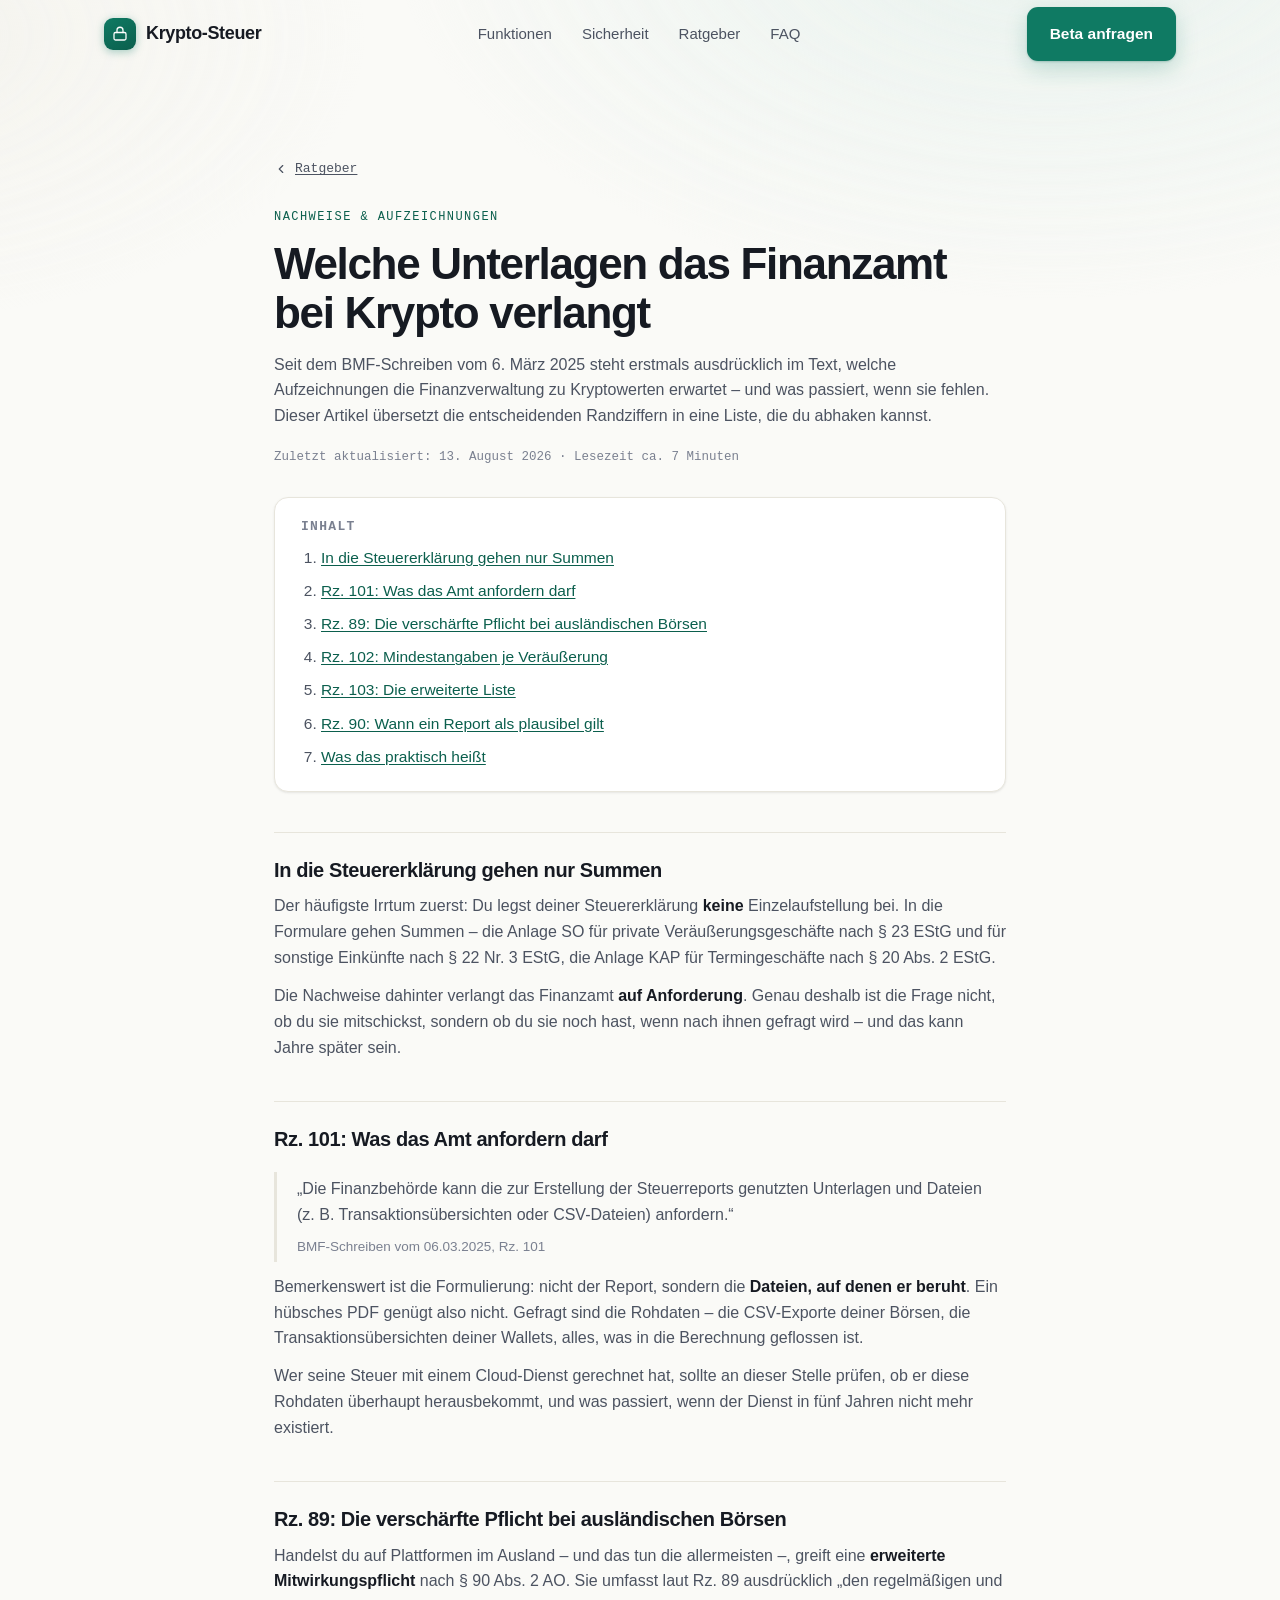
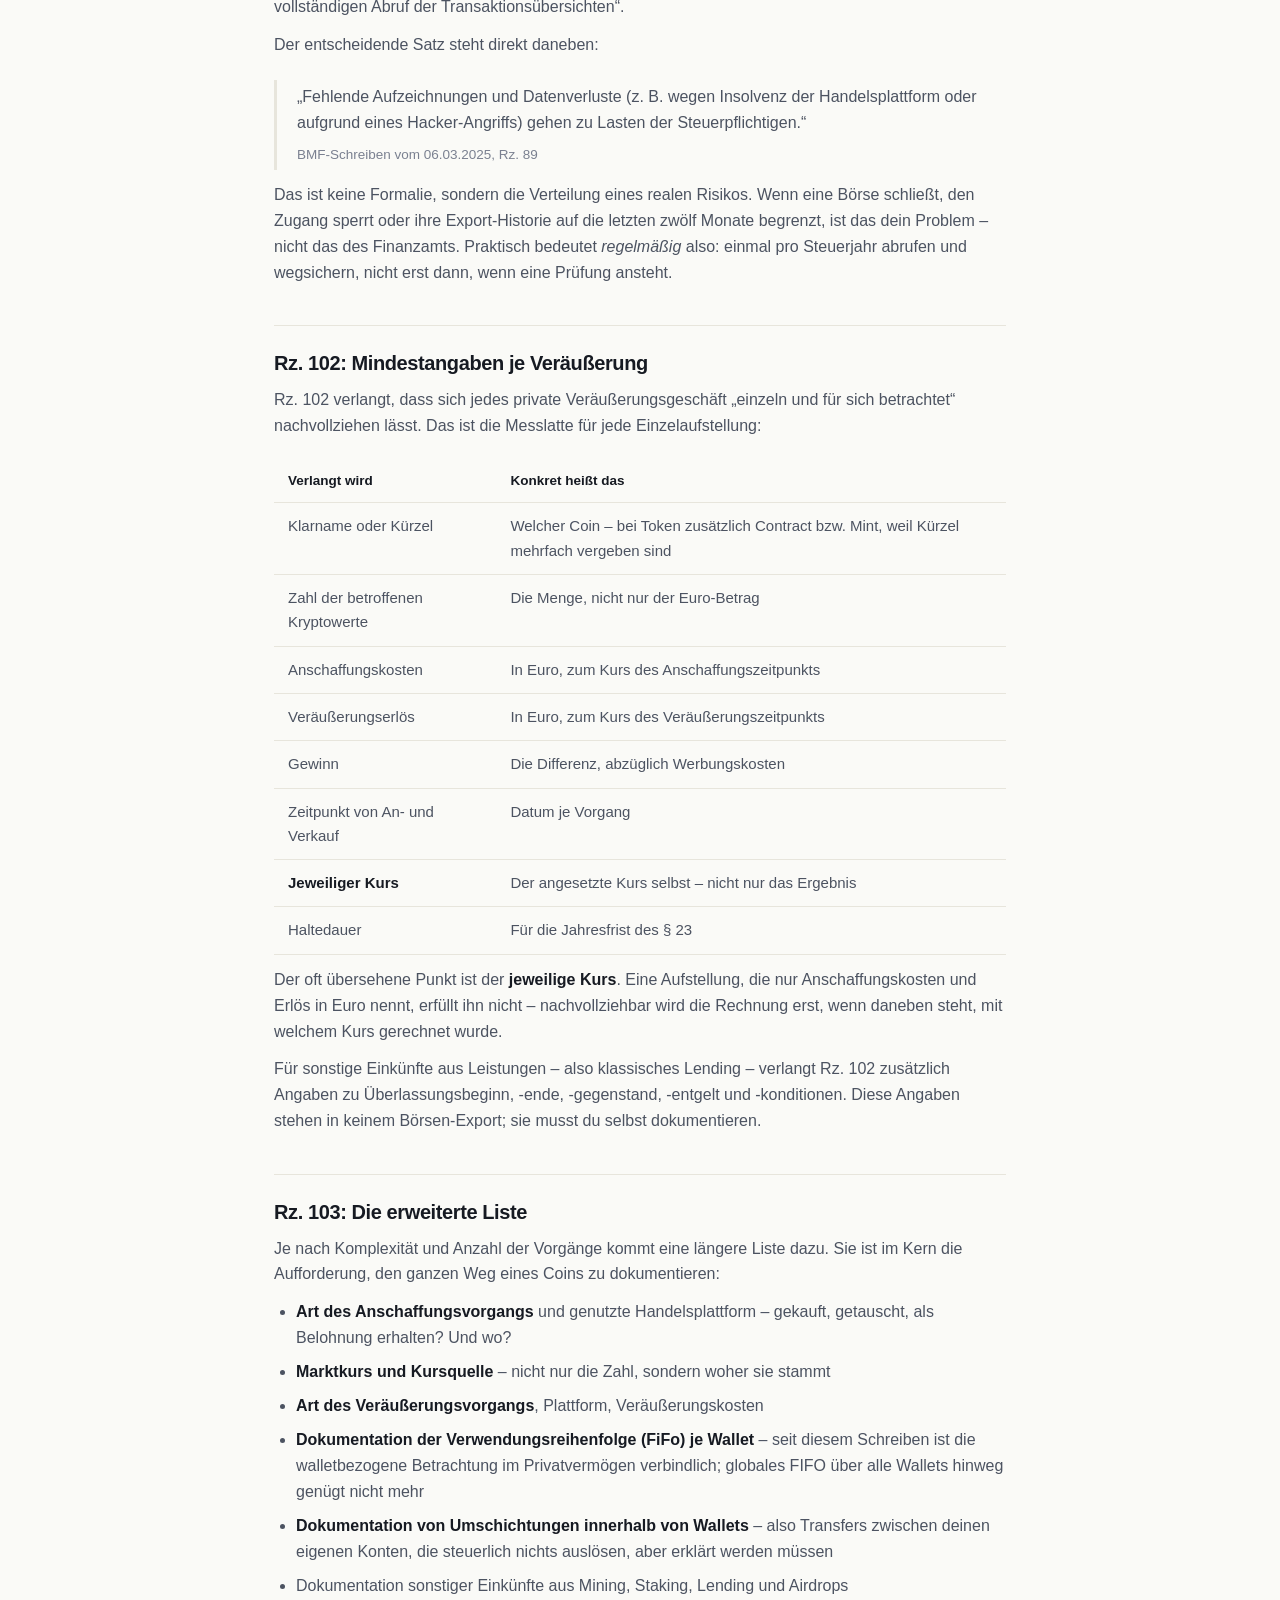
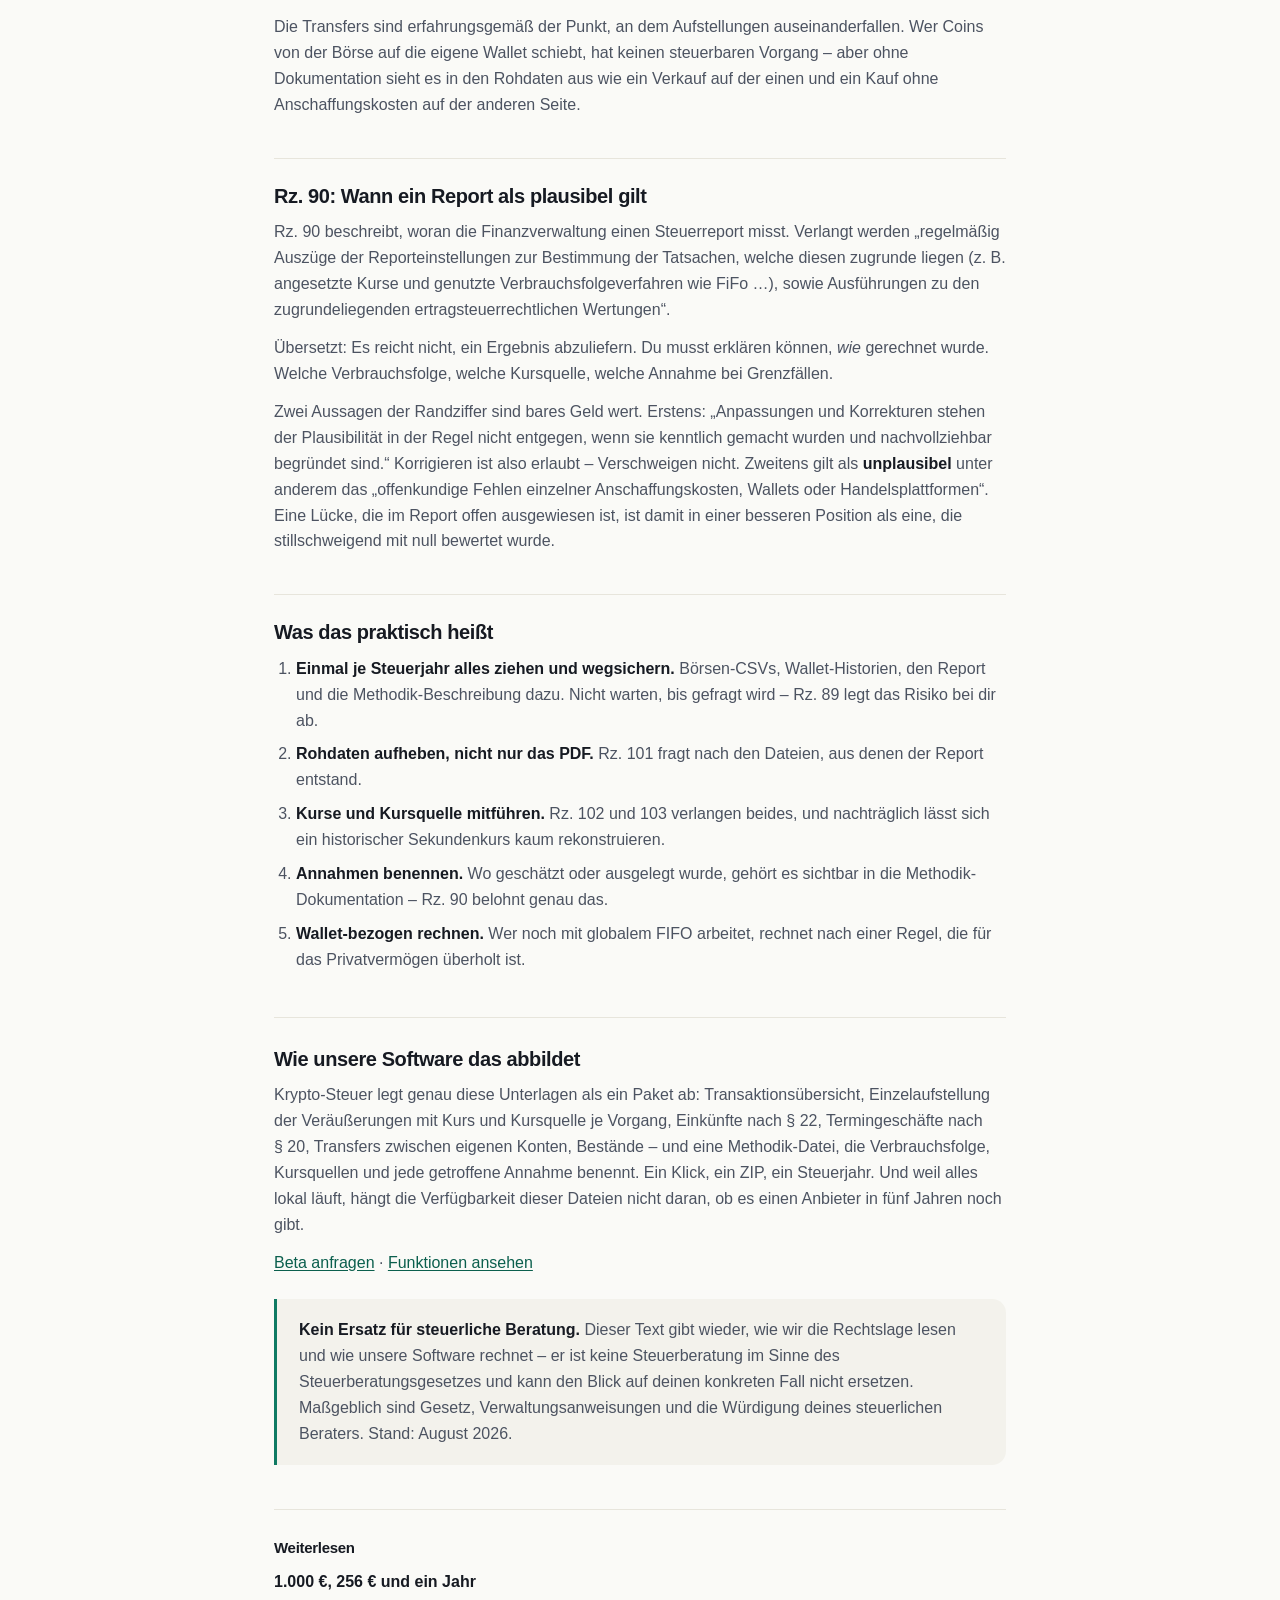
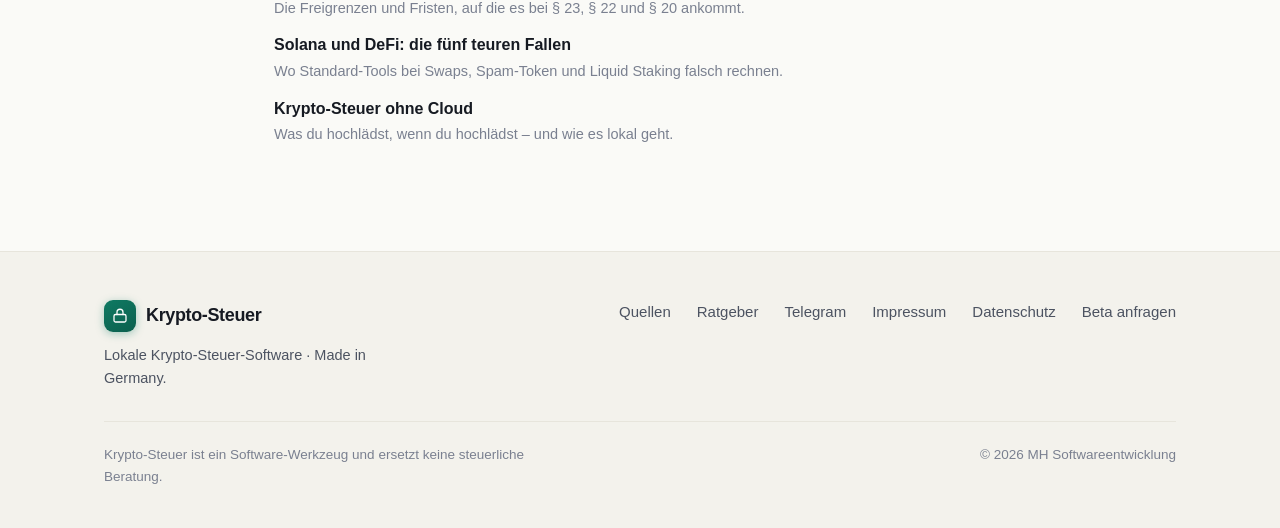
<file: ratgeber/bmf-schreiben-2025-unterlagen.html>
<!DOCTYPE html>
<html lang="de">
<head>
<meta charset="UTF-8">
<meta name="viewport" content="width=device-width, initial-scale=1">
<title>Welche Unterlagen das Finanzamt bei Krypto verlangt</title>
<meta name="description" content="BMF-Schreiben vom 06.03.2025: Rz. 89, 101, 102 und 103 im Klartext – welche Nachweise angefordert werden dürfen und was in jede Einzelaufstellung gehört.">
<meta name="robots" content="index,follow,max-snippet:-1,max-image-preview:large">
<meta name="color-scheme" content="light dark">
<meta name="author" content="Maik Hartmann-Erdt">
<meta name="keywords" content="BMF-Schreiben 06.03.2025, Krypto Steuer Unterlagen, Aufzeichnungspflichten Krypto, Transaktionsübersicht Finanzamt, Krypto Nachweise Steuererklärung">
<link rel="canonical" href="https://meine-kryptosteuer.de/ratgeber/bmf-schreiben-2025-unterlagen.html">

<!-- Open Graph -->
<meta property="og:type" content="article">
<meta property="og:site_name" content="Krypto-Steuer">
<meta property="og:title" content="Welche Unterlagen das Finanzamt bei Krypto verlangt">
<meta property="og:description" content="BMF-Schreiben vom 06.03.2025: Rz. 89, 101, 102 und 103 im Klartext – welche Nachweise angefordert werden dürfen und was in jede Einzelaufstellung gehört.">
<meta property="og:locale" content="de_DE">
<meta property="og:url" content="https://meine-kryptosteuer.de/ratgeber/bmf-schreiben-2025-unterlagen.html">
<meta property="og:image" content="https://meine-kryptosteuer.de/assets/og-image.png">
<meta property="og:image:width" content="1200">
<meta property="og:image:height" content="630">
<meta property="og:image:alt" content="Krypto-Steuer – lokale Krypto-Steuer-Software für Deutschland">

<!-- Twitter Card -->
<meta name="twitter:card" content="summary_large_image">
<meta name="twitter:title" content="Welche Unterlagen das Finanzamt bei Krypto verlangt">
<meta name="twitter:description" content="BMF-Schreiben vom 06.03.2025: Rz. 89, 101, 102 und 103 im Klartext – welche Nachweise angefordert werden dürfen und was in jede Einzelaufstellung gehört.">
<meta name="twitter:image" content="https://meine-kryptosteuer.de/assets/og-image.png">

<link rel="stylesheet" href="../assets/site.css">
<link rel="icon" href="data:image/svg+xml,%3Csvg xmlns='http://www.w3.org/2000/svg' viewBox='0 0 24 24'%3E%3Crect width='24' height='24' rx='6' fill='%230F7A63'/%3E%3Cpath d='M8 11V9a4 4 0 018 0v2m-9 0h10v6a1 1 0 01-1 1H8a1 1 0 01-1-1z' fill='none' stroke='white' stroke-width='1.6' stroke-linecap='round' stroke-linejoin='round'/%3E%3C/svg%3E">

<script type="application/ld+json">
{
  "@context": "https://schema.org",
  "@type": "Article",
  "headline": "Welche Unterlagen das Finanzamt bei Krypto verlangt (BMF-Schreiben 06.03.2025)",
  "description": "Rz. 89, 90, 101, 102 und 103 im Klartext: welche Nachweise das Finanzamt zu deinen Krypto-Geschäften anfordern darf, was in jede Einzelaufstellung gehört und wann ein Steuerreport als plausibel gilt.",
  "inLanguage": "de-DE",
  "datePublished": "2026-08-13",
  "dateModified": "2026-08-13",
  "mainEntityOfPage": {
    "@type": "WebPage",
    "@id": "https://meine-kryptosteuer.de/ratgeber/bmf-schreiben-2025-unterlagen.html"
  },
  "author": {
    "@type": "Person",
    "name": "Maik Hartmann-Erdt"
  },
  "publisher": {
    "@type": "Organization",
    "name": "MH Softwareentwicklung",
    "url": "https://meine-kryptosteuer.de/"
  },
  "image": "https://meine-kryptosteuer.de/assets/og-image.png"
}
</script>
<script type="application/ld+json">
{
  "@context": "https://schema.org",
  "@type": "BreadcrumbList",
  "itemListElement": [
    {
      "@type": "ListItem",
      "position": 1,
      "name": "Startseite",
      "item": "https://meine-kryptosteuer.de/"
    },
    {
      "@type": "ListItem",
      "position": 2,
      "name": "Ratgeber",
      "item": "https://meine-kryptosteuer.de/ratgeber/"
    },
    {
      "@type": "ListItem",
      "position": 3,
      "name": "Unterlagen fürs Finanzamt",
      "item": "https://meine-kryptosteuer.de/ratgeber/bmf-schreiben-2025-unterlagen.html"
    }
  ]
}
</script>
</head>
<body>

<header class="nav scrolled" id="top">
  <div class="wrap nav-inner">
    <a class="brand" href="../index.html" aria-label="Krypto-Steuer Startseite">
      <span class="brand-mark" aria-hidden="true">
        <svg viewBox="0 0 24 24" fill="none" stroke="currentColor" stroke-width="1.7" stroke-linecap="round" stroke-linejoin="round"><rect x="4" y="10" width="16" height="10" rx="2"/><path d="M8 10V7a4 4 0 0 1 8 0v3"/></svg>
      </span>
      Krypto-Steuer
    </a>
    <nav aria-label="Hauptnavigation">
      <ul class="nav-links">
        <li><a href="../index.html#funktionen">Funktionen</a></li>
        <li><a href="../index.html#sicherheit">Sicherheit</a></li>
        <li><a href="index.html">Ratgeber</a></li>
        <li><a href="../index.html#faq">FAQ</a></li>
      </ul>
    </nav>
    <a class="btn btn-primary nav-cta desk" href="../index.html#kontakt">Beta anfragen</a>
  </div>
</header>

<main class="wrap legal">

<a class="back" href="index.html"><svg viewBox="0 0 24 24" fill="none" stroke="currentColor" stroke-width="2" stroke-linecap="round" stroke-linejoin="round"><path d="M15 18l-6-6 6-6"/></svg> Ratgeber</a>

<span class="kicker">Nachweise &amp; Aufzeichnungen</span>
<h1>Welche Unterlagen das Finanzamt bei Krypto verlangt</h1>
<p class="lead-note">Seit dem BMF-Schreiben vom 6.&nbsp;März 2025 steht erstmals ausdrücklich im Text, welche
Aufzeichnungen die Finanzverwaltung zu Kryptowerten erwartet – und was passiert, wenn sie fehlen. Dieser Artikel
übersetzt die entscheidenden Randziffern in eine Liste, die du abhaken kannst.</p>
<p class="meta">Zuletzt aktualisiert: 13.&nbsp;August 2026 · Lesezeit ca. 7&nbsp;Minuten</p>

<div class="toc">
  <h2>Inhalt</h2>
  <ol>
    <li><a href="#erklaerung">In die Steuererklärung gehen nur Summen</a></li>
    <li><a href="#rz101">Rz. 101: Was das Amt anfordern darf</a></li>
    <li><a href="#rz89">Rz. 89: Die verschärfte Pflicht bei ausländischen Börsen</a></li>
    <li><a href="#rz102">Rz. 102: Mindestangaben je Veräußerung</a></li>
    <li><a href="#rz103">Rz. 103: Die erweiterte Liste</a></li>
    <li><a href="#rz90">Rz. 90: Wann ein Report als plausibel gilt</a></li>
    <li><a href="#praxis">Was das praktisch heißt</a></li>
  </ol>
</div>

<h2 id="erklaerung">In die Steuererklärung gehen nur Summen</h2>
<p>Der häufigste Irrtum zuerst: Du legst deiner Steuererklärung <strong>keine</strong> Einzelaufstellung bei. In die
Formulare gehen Summen – die Anlage&nbsp;SO für private Veräußerungsgeschäfte nach §&nbsp;23 EStG und für sonstige
Einkünfte nach §&nbsp;22 Nr.&nbsp;3 EStG, die Anlage&nbsp;KAP für Termingeschäfte nach §&nbsp;20 Abs.&nbsp;2 EStG.</p>
<p>Die Nachweise dahinter verlangt das Finanzamt <strong>auf Anforderung</strong>. Genau deshalb ist die Frage nicht,
ob du sie mitschickst, sondern ob du sie noch hast, wenn nach ihnen gefragt wird – und das kann Jahre später sein.</p>

<h2 id="rz101">Rz. 101: Was das Amt anfordern darf</h2>
<blockquote>„Die Finanzbehörde kann die zur Erstellung der Steuerreports genutzten Unterlagen und Dateien
(z.&nbsp;B. Transaktionsübersichten oder CSV-Dateien) anfordern.“
<cite>BMF-Schreiben vom 06.03.2025, Rz. 101</cite></blockquote>
<p>Bemerkenswert ist die Formulierung: nicht der Report, sondern die <strong>Dateien, auf denen er beruht</strong>.
Ein hübsches PDF genügt also nicht. Gefragt sind die Rohdaten – die CSV-Exporte deiner Börsen, die
Transaktionsübersichten deiner Wallets, alles, was in die Berechnung geflossen ist.</p>
<p>Wer seine Steuer mit einem Cloud-Dienst gerechnet hat, sollte an dieser Stelle prüfen, ob er diese Rohdaten
überhaupt herausbekommt, und was passiert, wenn der Dienst in fünf Jahren nicht mehr existiert.</p>

<h2 id="rz89">Rz. 89: Die verschärfte Pflicht bei ausländischen Börsen</h2>
<p>Handelst du auf Plattformen im Ausland – und das tun die allermeisten –, greift eine <strong>erweiterte
Mitwirkungspflicht</strong> nach §&nbsp;90 Abs.&nbsp;2 AO. Sie umfasst laut Rz.&nbsp;89 ausdrücklich „den regelmäßigen
und vollständigen Abruf der Transaktionsübersichten“.</p>
<p>Der entscheidende Satz steht direkt daneben:</p>
<blockquote>„Fehlende Aufzeichnungen und Datenverluste (z.&nbsp;B. wegen Insolvenz der Handelsplattform oder aufgrund
eines Hacker-Angriffs) gehen zu Lasten der Steuerpflichtigen.“
<cite>BMF-Schreiben vom 06.03.2025, Rz. 89</cite></blockquote>
<p>Das ist keine Formalie, sondern die Verteilung eines realen Risikos. Wenn eine Börse schließt, den Zugang sperrt
oder ihre Export-Historie auf die letzten zwölf Monate begrenzt, ist das dein Problem – nicht das des Finanzamts.
Praktisch bedeutet <em>regelmäßig</em> also: einmal pro Steuerjahr abrufen und wegsichern, nicht erst dann, wenn
eine Prüfung ansteht.</p>

<h2 id="rz102">Rz. 102: Mindestangaben je Veräußerung</h2>
<p>Rz.&nbsp;102 verlangt, dass sich jedes private Veräußerungsgeschäft „einzeln und für sich betrachtet“
nachvollziehen lässt. Das ist die Messlatte für jede Einzelaufstellung:</p>
<div class="table-wrap">
<table>
  <thead><tr><th>Verlangt wird</th><th>Konkret heißt das</th></tr></thead>
  <tbody>
    <tr><td>Klarname oder Kürzel</td><td>Welcher Coin – bei Token zusätzlich Contract bzw. Mint, weil Kürzel mehrfach vergeben sind</td></tr>
    <tr><td>Zahl der betroffenen Kryptowerte</td><td>Die Menge, nicht nur der Euro-Betrag</td></tr>
    <tr><td>Anschaffungskosten</td><td>In Euro, zum Kurs des Anschaffungszeitpunkts</td></tr>
    <tr><td>Veräußerungserlös</td><td>In Euro, zum Kurs des Veräußerungszeitpunkts</td></tr>
    <tr><td>Gewinn</td><td>Die Differenz, abzüglich Werbungskosten</td></tr>
    <tr><td>Zeitpunkt von An- und Verkauf</td><td>Datum je Vorgang</td></tr>
    <tr><td><strong>Jeweiliger Kurs</strong></td><td>Der angesetzte Kurs selbst – nicht nur das Ergebnis</td></tr>
    <tr><td>Haltedauer</td><td>Für die Jahresfrist des §&nbsp;23</td></tr>
  </tbody>
</table>
</div>
<p>Der oft übersehene Punkt ist der <strong>jeweilige Kurs</strong>. Eine Aufstellung, die nur Anschaffungskosten und
Erlös in Euro nennt, erfüllt ihn nicht – nachvollziehbar wird die Rechnung erst, wenn daneben steht, mit welchem Kurs
gerechnet wurde.</p>
<p>Für sonstige Einkünfte aus Leistungen – also klassisches Lending – verlangt Rz.&nbsp;102 zusätzlich Angaben zu
Überlassungsbeginn, -ende, -gegenstand, -entgelt und -konditionen. Diese Angaben stehen in keinem Börsen-Export;
sie musst du selbst dokumentieren.</p>

<h2 id="rz103">Rz. 103: Die erweiterte Liste</h2>
<p>Je nach Komplexität und Anzahl der Vorgänge kommt eine längere Liste dazu. Sie ist im Kern die Aufforderung,
den ganzen Weg eines Coins zu dokumentieren:</p>
<ul>
  <li><strong>Art des Anschaffungsvorgangs</strong> und genutzte Handelsplattform – gekauft, getauscht, als Belohnung
  erhalten? Und wo?</li>
  <li><strong>Marktkurs und Kursquelle</strong> – nicht nur die Zahl, sondern woher sie stammt</li>
  <li><strong>Art des Veräußerungsvorgangs</strong>, Plattform, Veräußerungskosten</li>
  <li><strong>Dokumentation der Verwendungsreihenfolge (FiFo) je Wallet</strong> – seit diesem Schreiben ist die
  walletbezogene Betrachtung im Privatvermögen verbindlich; globales FIFO über alle Wallets hinweg genügt nicht mehr</li>
  <li><strong>Dokumentation von Umschichtungen innerhalb von Wallets</strong> – also Transfers zwischen deinen eigenen
  Konten, die steuerlich nichts auslösen, aber erklärt werden müssen</li>
  <li>Dokumentation sonstiger Einkünfte aus Mining, Staking, Lending und Airdrops</li>
</ul>
<p>Die Transfers sind erfahrungsgemäß der Punkt, an dem Aufstellungen auseinanderfallen. Wer Coins von der Börse
auf die eigene Wallet schiebt, hat keinen steuerbaren Vorgang – aber ohne Dokumentation sieht es in den Rohdaten
aus wie ein Verkauf auf der einen und ein Kauf ohne Anschaffungskosten auf der anderen Seite.</p>

<h2 id="rz90">Rz. 90: Wann ein Report als plausibel gilt</h2>
<p>Rz.&nbsp;90 beschreibt, woran die Finanzverwaltung einen Steuerreport misst. Verlangt werden „regelmäßig Auszüge
der Reporteinstellungen zur Bestimmung der Tatsachen, welche diesen zugrunde liegen (z.&nbsp;B. angesetzte Kurse und
genutzte Verbrauchsfolgeverfahren wie FiFo …), sowie Ausführungen zu den zugrundeliegenden ertragsteuerrechtlichen
Wertungen“.</p>
<p>Übersetzt: Es reicht nicht, ein Ergebnis abzuliefern. Du musst erklären können, <em>wie</em> gerechnet wurde.
Welche Verbrauchsfolge, welche Kursquelle, welche Annahme bei Grenzfällen.</p>
<p>Zwei Aussagen der Randziffer sind bares Geld wert. Erstens: „Anpassungen und Korrekturen stehen der Plausibilität
in der Regel nicht entgegen, wenn sie kenntlich gemacht wurden und nachvollziehbar begründet sind.“ Korrigieren ist
also erlaubt – Verschweigen nicht. Zweitens gilt als <strong>unplausibel</strong> unter anderem das „offenkundige
Fehlen einzelner Anschaffungskosten, Wallets oder Handelsplattformen“. Eine Lücke, die im Report offen ausgewiesen
ist, ist damit in einer besseren Position als eine, die stillschweigend mit null bewertet wurde.</p>

<h2 id="praxis">Was das praktisch heißt</h2>
<ol>
  <li><strong>Einmal je Steuerjahr alles ziehen und wegsichern.</strong> Börsen-CSVs, Wallet-Historien, den Report und
  die Methodik-Beschreibung dazu. Nicht warten, bis gefragt wird – Rz.&nbsp;89 legt das Risiko bei dir ab.</li>
  <li><strong>Rohdaten aufheben, nicht nur das PDF.</strong> Rz.&nbsp;101 fragt nach den Dateien, aus denen der Report
  entstand.</li>
  <li><strong>Kurse und Kursquelle mitführen.</strong> Rz.&nbsp;102 und 103 verlangen beides, und nachträglich lässt
  sich ein historischer Sekundenkurs kaum rekonstruieren.</li>
  <li><strong>Annahmen benennen.</strong> Wo geschätzt oder ausgelegt wurde, gehört es sichtbar in die
  Methodik-Dokumentation – Rz.&nbsp;90 belohnt genau das.</li>
  <li><strong>Wallet-bezogen rechnen.</strong> Wer noch mit globalem FIFO arbeitet, rechnet nach einer Regel, die für
  das Privatvermögen überholt ist.</li>
</ol>

<div class="article-cta">
  <h2>Wie unsere Software das abbildet</h2>
  <p>Krypto-Steuer legt genau diese Unterlagen als ein Paket ab: Transaktionsübersicht, Einzelaufstellung der
  Veräußerungen mit Kurs und Kursquelle je Vorgang, Einkünfte nach §&nbsp;22, Termingeschäfte nach §&nbsp;20,
  Transfers zwischen eigenen Konten, Bestände – und eine Methodik-Datei, die Verbrauchsfolge, Kursquellen und jede
  getroffene Annahme benennt. Ein Klick, ein ZIP, ein Steuerjahr. Und weil alles lokal läuft, hängt die
  Verfügbarkeit dieser Dateien nicht daran, ob es einen Anbieter in fünf Jahren noch gibt.</p>
  <p><a href="../index.html#kontakt">Beta anfragen</a> · <a href="../index.html#funktionen">Funktionen ansehen</a></p>
</div>

<div class="note-box">
  <p><strong>Kein Ersatz für steuerliche Beratung.</strong> Dieser Text gibt wieder, wie wir die Rechtslage lesen und
  wie unsere Software rechnet – er ist keine Steuerberatung im Sinne des Steuerberatungsgesetzes und kann den Blick
  auf deinen konkreten Fall nicht ersetzen. Maßgeblich sind Gesetz, Verwaltungsanweisungen und die Würdigung deines
  steuerlichen Beraters. Stand: August&nbsp;2026.</p>
</div>

<div class="next-reads">
  <h2>Weiterlesen</h2>
  <ul>
    <li><a href="freigrenzen-und-fristen.html">1.000&nbsp;€, 256&nbsp;€ und ein Jahr</a>
      <span>Die Freigrenzen und Fristen, auf die es bei §&nbsp;23, §&nbsp;22 und §&nbsp;20 ankommt.</span></li>
    <li><a href="solana-defi-steuer.html">Solana und DeFi: die fünf teuren Fallen</a>
      <span>Wo Standard-Tools bei Swaps, Spam-Token und Liquid Staking falsch rechnen.</span></li>
    <li><a href="krypto-steuer-ohne-cloud.html">Krypto-Steuer ohne Cloud</a>
      <span>Was du hochlädst, wenn du hochlädst – und wie es lokal geht.</span></li>
  </ul>
</div>

</main>

<footer class="footer">
  <div class="wrap">
    <div class="footer-top">
      <div>
        <a class="brand" href="../index.html">
          <span class="brand-mark" aria-hidden="true">
            <svg viewBox="0 0 24 24" fill="none" stroke="currentColor" stroke-width="1.7" stroke-linecap="round" stroke-linejoin="round"><rect x="4" y="10" width="16" height="10" rx="2"/><path d="M8 10V7a4 4 0 0 1 8 0v3"/></svg>
          </span>
          Krypto-Steuer
        </a>
        <p class="tagline">Lokale Krypto-Steuer-Software · Made in Germany.</p>
      </div>
      <nav class="footer-links" aria-label="Footer">
        <a href="../quellen/">Quellen</a>
        <a href="index.html">Ratgeber</a>
        <a href="https://t.me/kryptosteuertool" rel="noopener">Telegram</a>
        <a href="../impressum.html">Impressum</a>
        <a href="../datenschutz.html">Datenschutz</a>
        <a href="../index.html#kontakt">Beta anfragen</a>
      </nav>
    </div>
    <div class="footer-bottom">
      <span class="footer-disclaimer">Krypto-Steuer ist ein Software-Werkzeug und ersetzt keine steuerliche Beratung.</span>
      <span>© <span data-year>2026</span> MH Softwareentwicklung</span>
    </div>
  </div>
</footer>

<script src="../assets/site.js"></script>
</body>
</html>
</file>
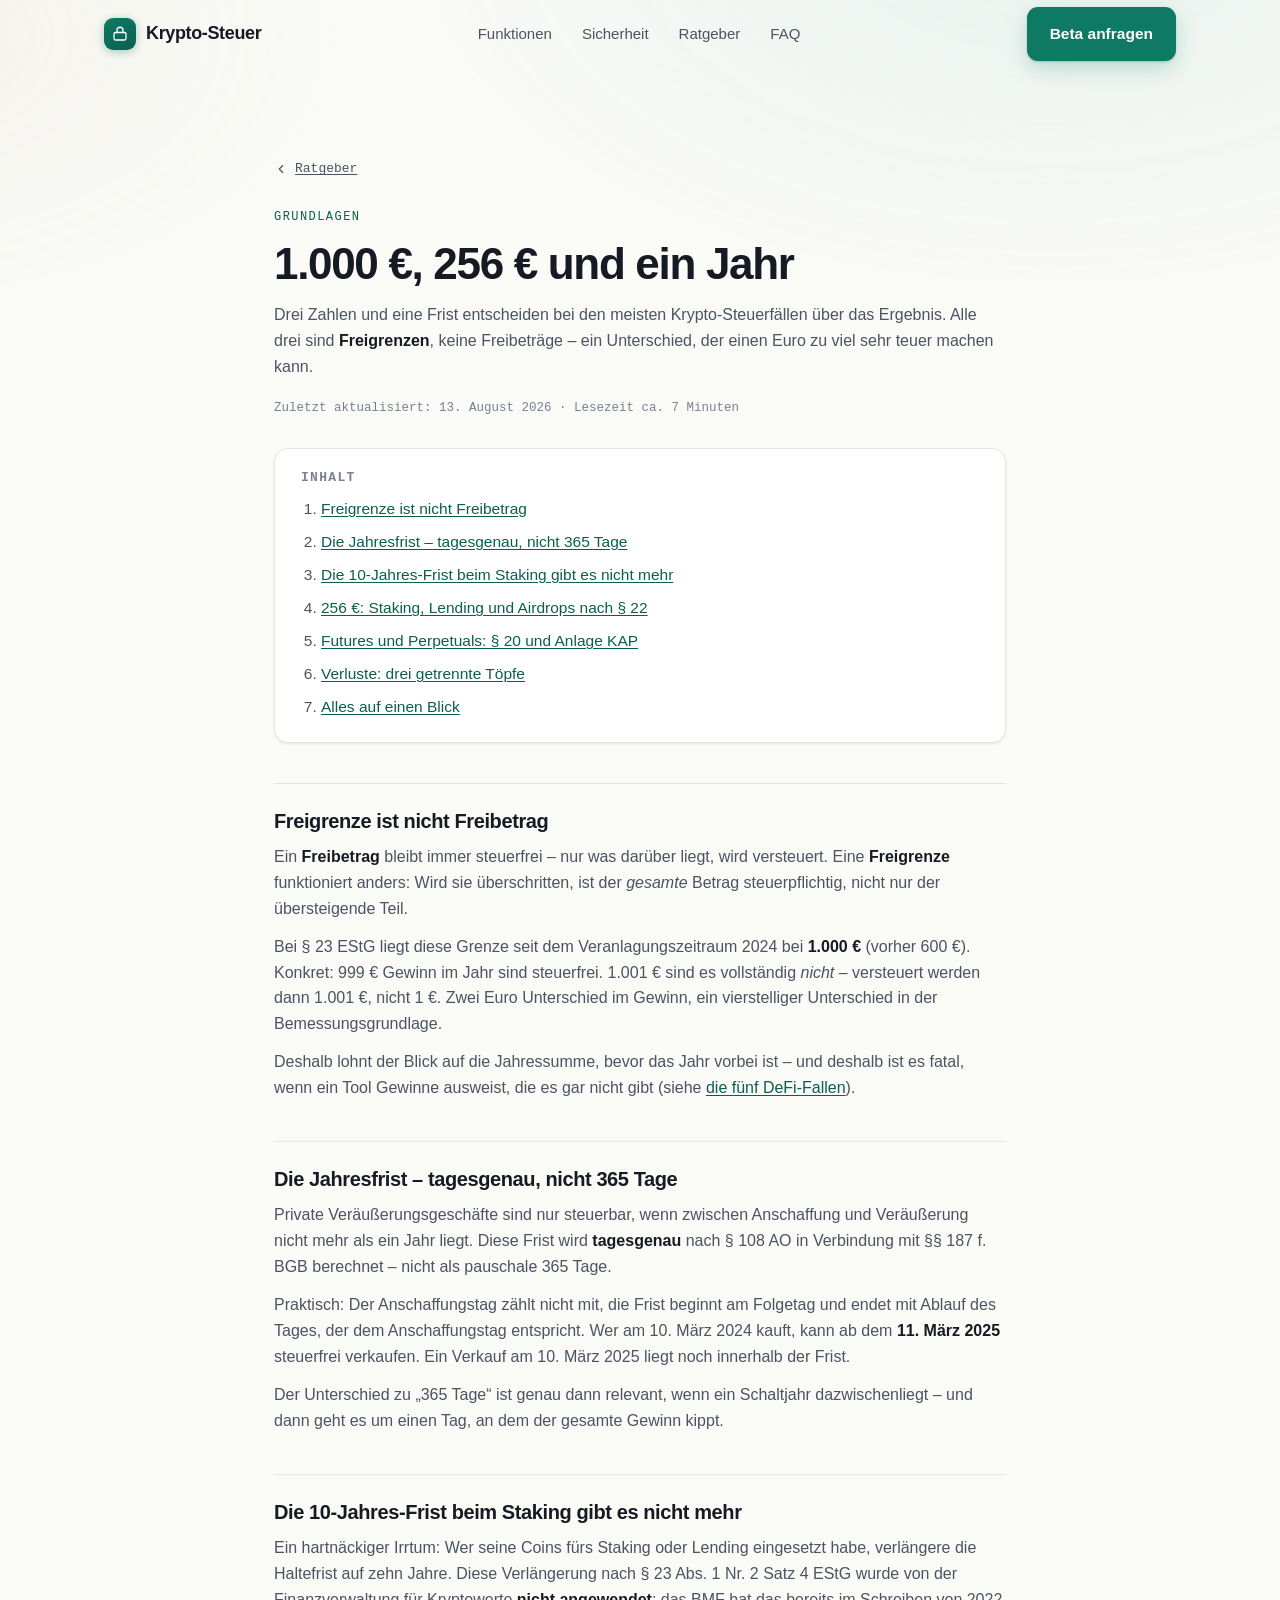
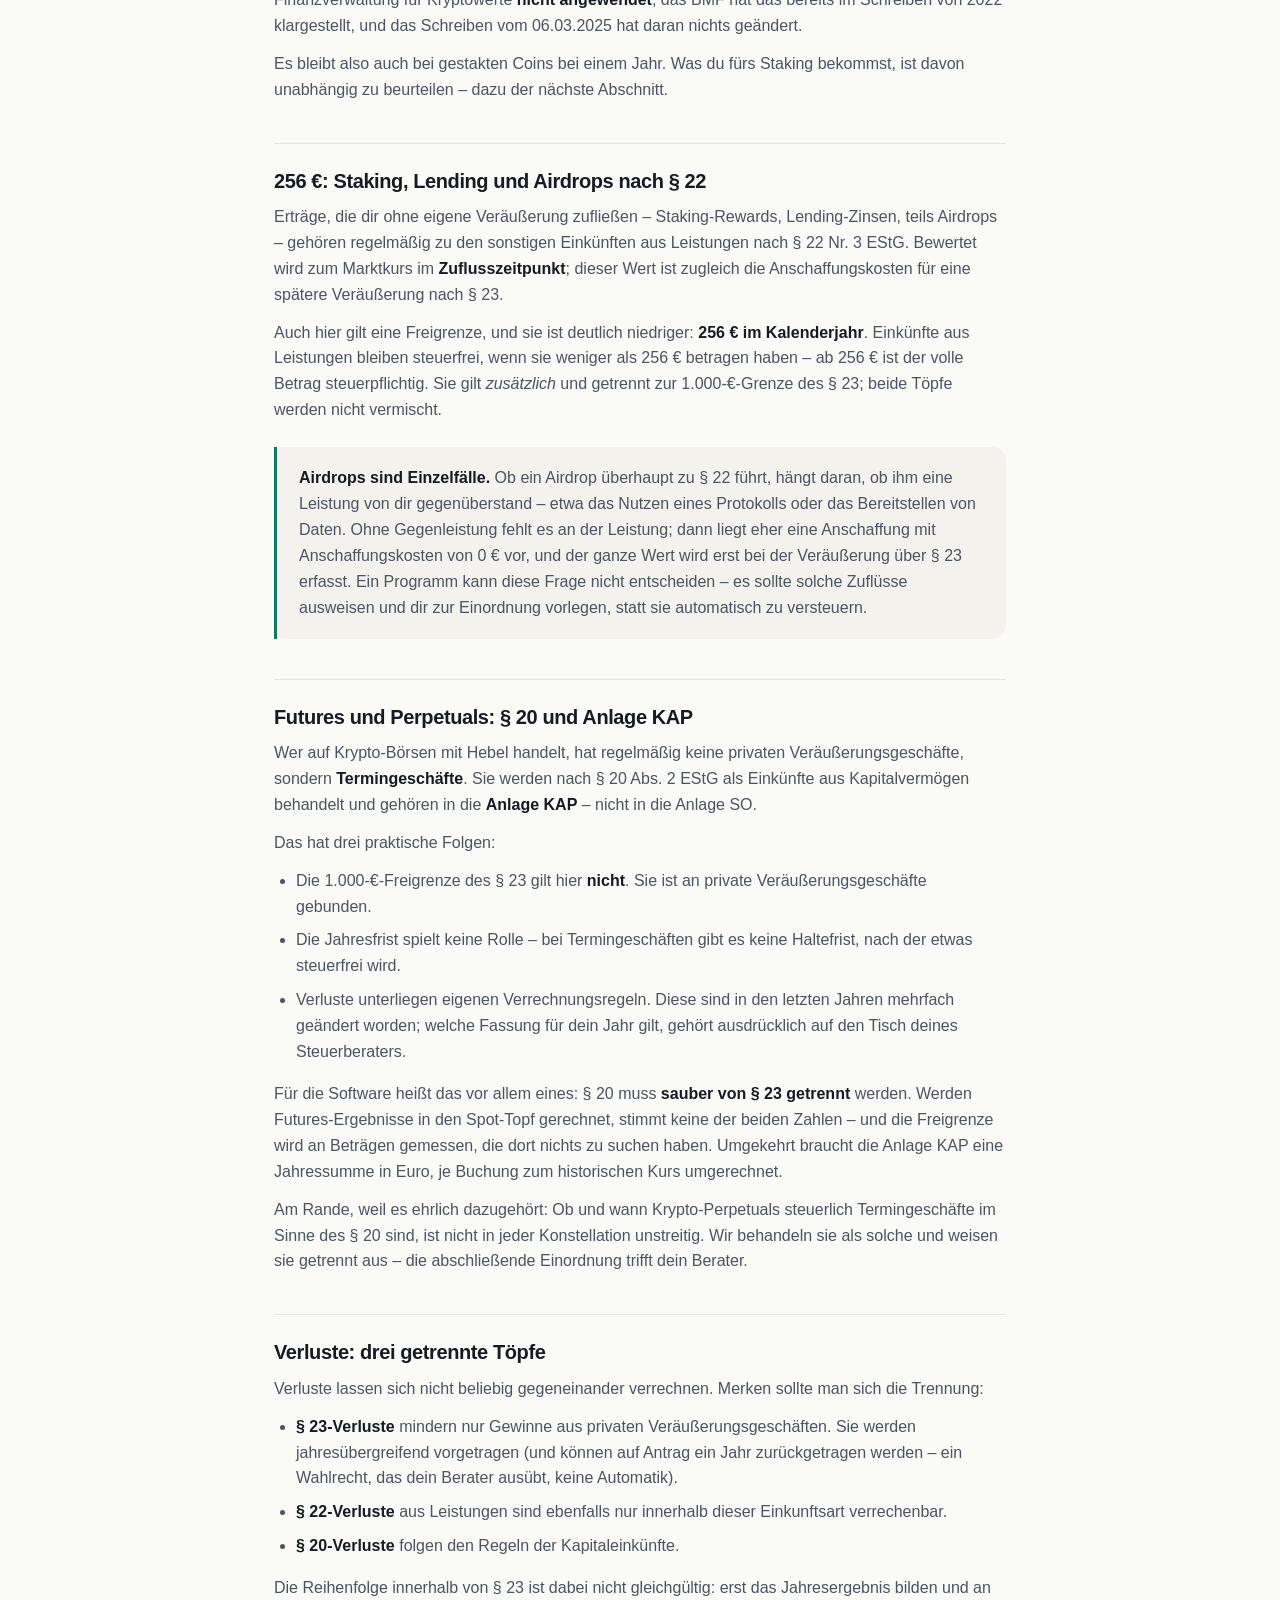
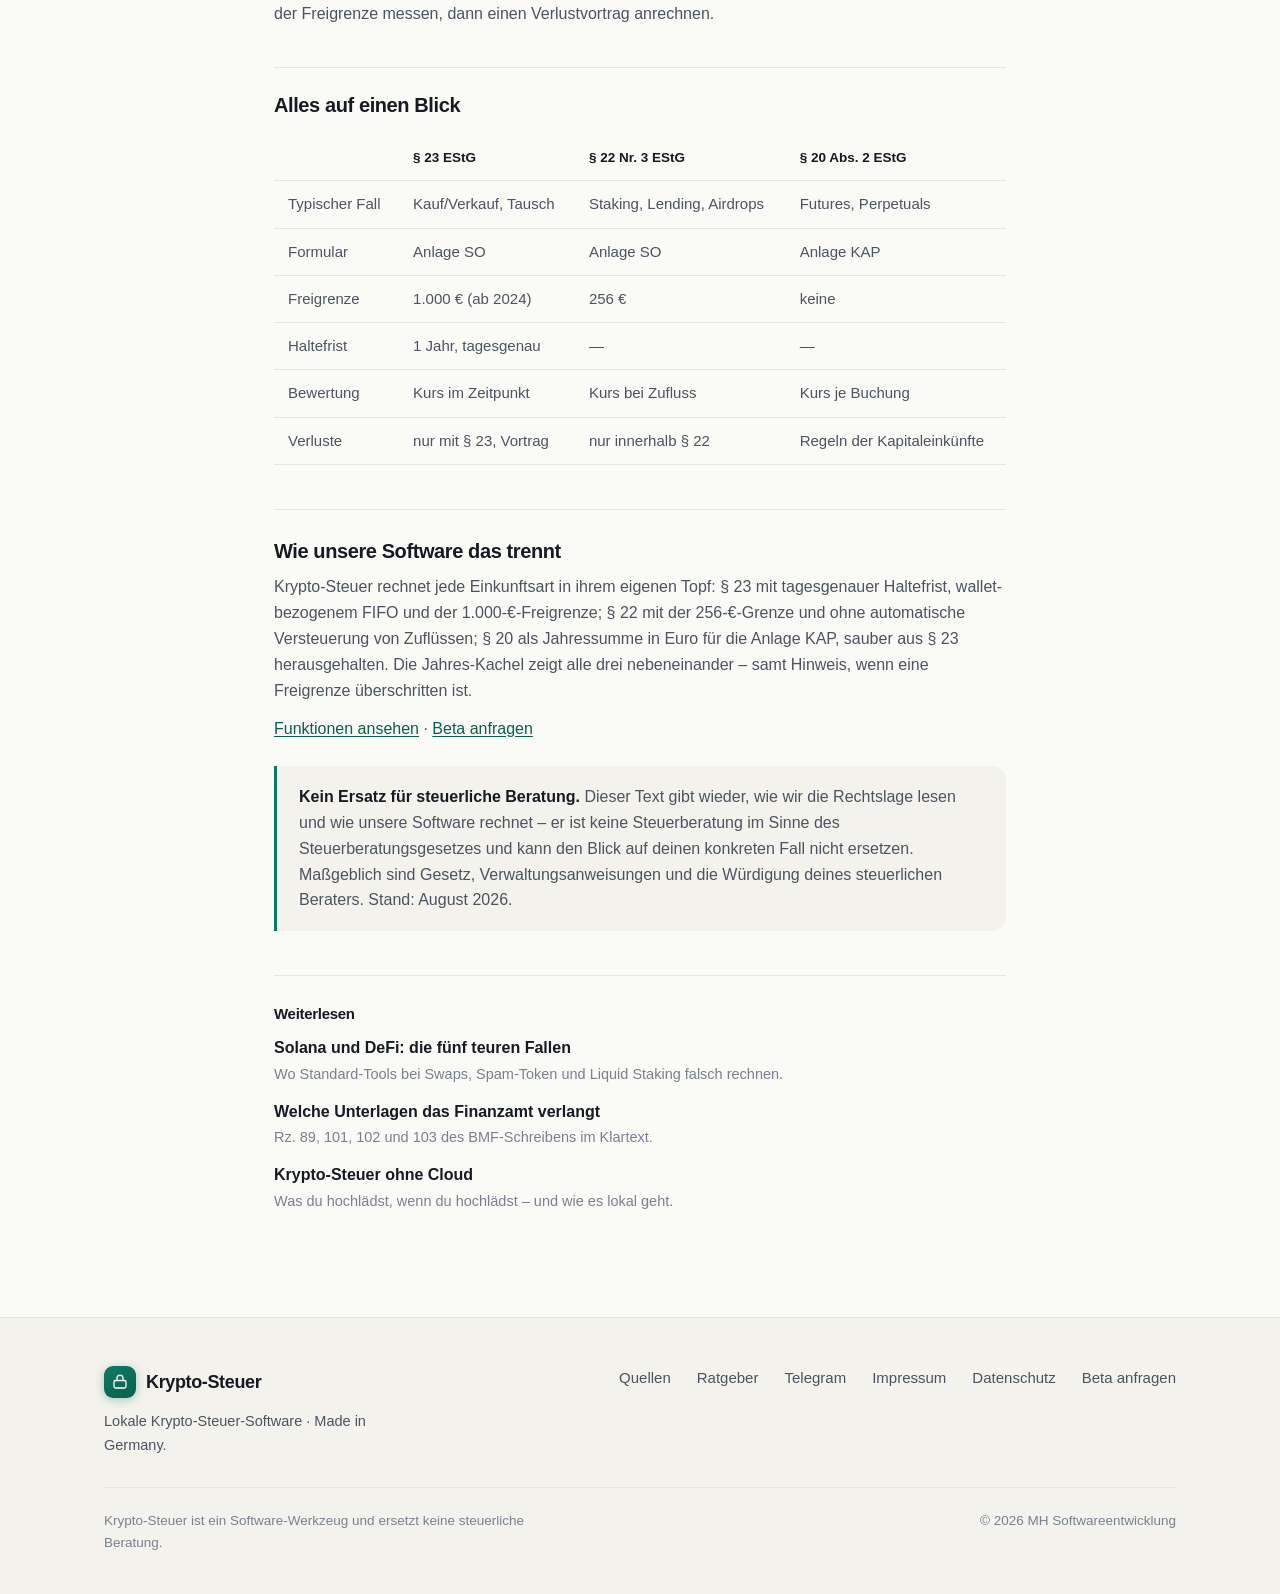
<file: ratgeber/freigrenzen-und-fristen.html>
<!DOCTYPE html>
<html lang="de">
<head>
<meta charset="UTF-8">
<meta name="viewport" content="width=device-width, initial-scale=1">
<title>Krypto-Steuer: 1.000 €, 256 € und die Jahresfrist</title>
<meta name="description" content="Die Zahlen, auf die es ankommt: 1.000-€-Freigrenze bei §23, tagesgenaue Haltefrist, 256 € für Staking nach §22 und warum Futures in die Anlage KAP gehören.">
<meta name="robots" content="index,follow,max-snippet:-1,max-image-preview:large">
<meta name="color-scheme" content="light dark">
<meta name="author" content="Maik Hartmann-Erdt">
<meta name="keywords" content="Krypto Freigrenze 1000 Euro, Haltefrist Krypto 1 Jahr, 256 Euro Freigrenze Staking, Anlage SO Krypto, Anlage KAP Krypto Futures, Krypto Steuer Freigrenze">
<link rel="canonical" href="https://meine-kryptosteuer.de/ratgeber/freigrenzen-und-fristen.html">

<!-- Open Graph -->
<meta property="og:type" content="article">
<meta property="og:site_name" content="Krypto-Steuer">
<meta property="og:title" content="Krypto-Steuer: 1.000 €, 256 € und die Jahresfrist">
<meta property="og:description" content="Die Zahlen, auf die es ankommt: 1.000-€-Freigrenze bei §23, tagesgenaue Haltefrist, 256 € für Staking nach §22 und warum Futures in die Anlage KAP gehören.">
<meta property="og:locale" content="de_DE">
<meta property="og:url" content="https://meine-kryptosteuer.de/ratgeber/freigrenzen-und-fristen.html">
<meta property="og:image" content="https://meine-kryptosteuer.de/assets/og-image.png">
<meta property="og:image:width" content="1200">
<meta property="og:image:height" content="630">
<meta property="og:image:alt" content="Krypto-Steuer – lokale Krypto-Steuer-Software für Deutschland">

<!-- Twitter Card -->
<meta name="twitter:card" content="summary_large_image">
<meta name="twitter:title" content="Krypto-Steuer: 1.000 €, 256 € und die Jahresfrist">
<meta name="twitter:description" content="Die Zahlen, auf die es ankommt: 1.000-€-Freigrenze bei §23, tagesgenaue Haltefrist, 256 € für Staking nach §22 und warum Futures in die Anlage KAP gehören.">
<meta name="twitter:image" content="https://meine-kryptosteuer.de/assets/og-image.png">

<link rel="stylesheet" href="../assets/site.css">
<link rel="icon" href="data:image/svg+xml,%3Csvg xmlns='http://www.w3.org/2000/svg' viewBox='0 0 24 24'%3E%3Crect width='24' height='24' rx='6' fill='%230F7A63'/%3E%3Cpath d='M8 11V9a4 4 0 018 0v2m-9 0h10v6a1 1 0 01-1 1H8a1 1 0 01-1-1z' fill='none' stroke='white' stroke-width='1.6' stroke-linecap='round' stroke-linejoin='round'/%3E%3C/svg%3E">

<script type="application/ld+json">
{
  "@context": "https://schema.org",
  "@type": "Article",
  "headline": "1.000 €, 256 € und ein Jahr: die Freigrenzen und Fristen der Krypto-Steuer",
  "description": "Die Zahlen, auf die es ankommt: 1.000-€-Freigrenze bei §23, tagesgenaue Jahresfrist, 256-€-Freigrenze für Staking und Airdrops nach §22 – und warum Futures in die Anlage KAP gehören.",
  "inLanguage": "de-DE",
  "datePublished": "2026-08-13",
  "dateModified": "2026-08-13",
  "mainEntityOfPage": {
    "@type": "WebPage",
    "@id": "https://meine-kryptosteuer.de/ratgeber/freigrenzen-und-fristen.html"
  },
  "author": {
    "@type": "Person",
    "name": "Maik Hartmann-Erdt"
  },
  "publisher": {
    "@type": "Organization",
    "name": "MH Softwareentwicklung",
    "url": "https://meine-kryptosteuer.de/"
  },
  "image": "https://meine-kryptosteuer.de/assets/og-image.png"
}
</script>
<script type="application/ld+json">
{
  "@context": "https://schema.org",
  "@type": "BreadcrumbList",
  "itemListElement": [
    {
      "@type": "ListItem",
      "position": 1,
      "name": "Startseite",
      "item": "https://meine-kryptosteuer.de/"
    },
    {
      "@type": "ListItem",
      "position": 2,
      "name": "Ratgeber",
      "item": "https://meine-kryptosteuer.de/ratgeber/"
    },
    {
      "@type": "ListItem",
      "position": 3,
      "name": "Freigrenzen und Fristen",
      "item": "https://meine-kryptosteuer.de/ratgeber/freigrenzen-und-fristen.html"
    }
  ]
}
</script>
</head>
<body>

<header class="nav scrolled" id="top">
  <div class="wrap nav-inner">
    <a class="brand" href="../index.html" aria-label="Krypto-Steuer Startseite">
      <span class="brand-mark" aria-hidden="true">
        <svg viewBox="0 0 24 24" fill="none" stroke="currentColor" stroke-width="1.7" stroke-linecap="round" stroke-linejoin="round"><rect x="4" y="10" width="16" height="10" rx="2"/><path d="M8 10V7a4 4 0 0 1 8 0v3"/></svg>
      </span>
      Krypto-Steuer
    </a>
    <nav aria-label="Hauptnavigation">
      <ul class="nav-links">
        <li><a href="../index.html#funktionen">Funktionen</a></li>
        <li><a href="../index.html#sicherheit">Sicherheit</a></li>
        <li><a href="index.html">Ratgeber</a></li>
        <li><a href="../index.html#faq">FAQ</a></li>
      </ul>
    </nav>
    <a class="btn btn-primary nav-cta desk" href="../index.html#kontakt">Beta anfragen</a>
  </div>
</header>

<main class="wrap legal">

<a class="back" href="index.html"><svg viewBox="0 0 24 24" fill="none" stroke="currentColor" stroke-width="2" stroke-linecap="round" stroke-linejoin="round"><path d="M15 18l-6-6 6-6"/></svg> Ratgeber</a>

<span class="kicker">Grundlagen</span>
<h1>1.000&nbsp;€, 256&nbsp;€ und ein Jahr</h1>
<p class="lead-note">Drei Zahlen und eine Frist entscheiden bei den meisten Krypto-Steuerfällen über das Ergebnis.
Alle drei sind <strong>Freigrenzen</strong>, keine Freibeträge – ein Unterschied, der einen Euro zu viel sehr teuer
machen kann.</p>
<p class="meta">Zuletzt aktualisiert: 13.&nbsp;August 2026 · Lesezeit ca. 7&nbsp;Minuten</p>

<div class="toc">
  <h2>Inhalt</h2>
  <ol>
    <li><a href="#freigrenze">Freigrenze ist nicht Freibetrag</a></li>
    <li><a href="#jahresfrist">Die Jahresfrist – tagesgenau, nicht 365 Tage</a></li>
    <li><a href="#zehnjahre">Die 10-Jahres-Frist beim Staking gibt es nicht mehr</a></li>
    <li><a href="#p22">256&nbsp;€: Staking, Lending und Airdrops nach §&nbsp;22</a></li>
    <li><a href="#p20">Futures und Perpetuals: §&nbsp;20 und Anlage KAP</a></li>
    <li><a href="#verluste">Verluste: drei getrennte Töpfe</a></li>
    <li><a href="#tabelle">Alles auf einen Blick</a></li>
  </ol>
</div>

<h2 id="freigrenze">Freigrenze ist nicht Freibetrag</h2>
<p>Ein <strong>Freibetrag</strong> bleibt immer steuerfrei – nur was darüber liegt, wird versteuert. Eine
<strong>Freigrenze</strong> funktioniert anders: Wird sie überschritten, ist der <em>gesamte</em> Betrag
steuerpflichtig, nicht nur der übersteigende Teil.</p>
<p>Bei §&nbsp;23 EStG liegt diese Grenze seit dem Veranlagungszeitraum 2024 bei <strong>1.000&nbsp;€</strong>
(vorher 600&nbsp;€). Konkret: 999&nbsp;€ Gewinn im Jahr sind steuerfrei. 1.001&nbsp;€ sind es vollständig
<em>nicht</em> – versteuert werden dann 1.001&nbsp;€, nicht 1&nbsp;€. Zwei Euro Unterschied im Gewinn, ein
vierstelliger Unterschied in der Bemessungsgrundlage.</p>
<p>Deshalb lohnt der Blick auf die Jahressumme, bevor das Jahr vorbei ist – und deshalb ist es fatal, wenn ein Tool
Gewinne ausweist, die es gar nicht gibt (siehe <a href="solana-defi-steuer.html">die fünf DeFi-Fallen</a>).</p>

<h2 id="jahresfrist">Die Jahresfrist – tagesgenau, nicht 365 Tage</h2>
<p>Private Veräußerungsgeschäfte sind nur steuerbar, wenn zwischen Anschaffung und Veräußerung nicht mehr als ein
Jahr liegt. Diese Frist wird <strong>tagesgenau</strong> nach §&nbsp;108 AO in Verbindung mit §§&nbsp;187&nbsp;f. BGB
berechnet – nicht als pauschale 365 Tage.</p>
<p>Praktisch: Der Anschaffungstag zählt nicht mit, die Frist beginnt am Folgetag und endet mit Ablauf des Tages,
der dem Anschaffungstag entspricht. Wer am 10.&nbsp;März 2024 kauft, kann ab dem <strong>11.&nbsp;März 2025</strong>
steuerfrei verkaufen. Ein Verkauf am 10.&nbsp;März 2025 liegt noch innerhalb der Frist.</p>
<p>Der Unterschied zu „365 Tage“ ist genau dann relevant, wenn ein Schaltjahr dazwischenliegt – und dann geht es um
einen Tag, an dem der gesamte Gewinn kippt.</p>

<h2 id="zehnjahre">Die 10-Jahres-Frist beim Staking gibt es nicht mehr</h2>
<p>Ein hartnäckiger Irrtum: Wer seine Coins fürs Staking oder Lending eingesetzt habe, verlängere die Haltefrist auf
zehn Jahre. Diese Verlängerung nach §&nbsp;23 Abs.&nbsp;1 Nr.&nbsp;2 Satz&nbsp;4 EStG wurde von der Finanzverwaltung
für Kryptowerte <strong>nicht angewendet</strong>; das BMF hat das bereits im Schreiben von 2022 klargestellt, und das
Schreiben vom 06.03.2025 hat daran nichts geändert.</p>
<p>Es bleibt also auch bei gestakten Coins bei einem Jahr. Was du fürs Staking bekommst, ist davon unabhängig zu
beurteilen – dazu der nächste Abschnitt.</p>

<h2 id="p22">256&nbsp;€: Staking, Lending und Airdrops nach §&nbsp;22</h2>
<p>Erträge, die dir ohne eigene Veräußerung zufließen – Staking-Rewards, Lending-Zinsen, teils Airdrops – gehören
regelmäßig zu den sonstigen Einkünften aus Leistungen nach §&nbsp;22 Nr.&nbsp;3 EStG. Bewertet wird zum Marktkurs im
<strong>Zuflusszeitpunkt</strong>; dieser Wert ist zugleich die Anschaffungskosten für eine spätere Veräußerung nach
§&nbsp;23.</p>
<p>Auch hier gilt eine Freigrenze, und sie ist deutlich niedriger: <strong>256&nbsp;€ im Kalenderjahr</strong>.
Einkünfte aus Leistungen bleiben steuerfrei, wenn sie weniger als 256&nbsp;€ betragen haben – ab 256&nbsp;€ ist der
volle Betrag steuerpflichtig. Sie gilt <em>zusätzlich</em> und getrennt zur 1.000-€-Grenze des §&nbsp;23; beide
Töpfe werden nicht vermischt.</p>
<div class="note-box">
  <p><strong>Airdrops sind Einzelfälle.</strong> Ob ein Airdrop überhaupt zu §&nbsp;22 führt, hängt daran, ob ihm eine
  Leistung von dir gegenüberstand – etwa das Nutzen eines Protokolls oder das Bereitstellen von Daten. Ohne
  Gegenleistung fehlt es an der Leistung; dann liegt eher eine Anschaffung mit Anschaffungskosten von 0&nbsp;€ vor,
  und der ganze Wert wird erst bei der Veräußerung über §&nbsp;23 erfasst. Ein Programm kann diese Frage nicht
  entscheiden – es sollte solche Zuflüsse ausweisen und dir zur Einordnung vorlegen, statt sie automatisch zu
  versteuern.</p>
</div>

<h2 id="p20">Futures und Perpetuals: §&nbsp;20 und Anlage KAP</h2>
<p>Wer auf Krypto-Börsen mit Hebel handelt, hat regelmäßig keine privaten Veräußerungsgeschäfte, sondern
<strong>Termingeschäfte</strong>. Sie werden nach §&nbsp;20 Abs.&nbsp;2 EStG als Einkünfte aus Kapitalvermögen
behandelt und gehören in die <strong>Anlage KAP</strong> – nicht in die Anlage SO.</p>
<p>Das hat drei praktische Folgen:</p>
<ul>
  <li>Die 1.000-€-Freigrenze des §&nbsp;23 gilt hier <strong>nicht</strong>. Sie ist an private Veräußerungsgeschäfte
  gebunden.</li>
  <li>Die Jahresfrist spielt keine Rolle – bei Termingeschäften gibt es keine Haltefrist, nach der etwas steuerfrei
  wird.</li>
  <li>Verluste unterliegen eigenen Verrechnungsregeln. Diese sind in den letzten Jahren mehrfach geändert worden;
  welche Fassung für dein Jahr gilt, gehört ausdrücklich auf den Tisch deines Steuerberaters.</li>
</ul>
<p>Für die Software heißt das vor allem eines: §&nbsp;20 muss <strong>sauber von §&nbsp;23 getrennt</strong> werden.
Werden Futures-Ergebnisse in den Spot-Topf gerechnet, stimmt keine der beiden Zahlen – und die Freigrenze wird an
Beträgen gemessen, die dort nichts zu suchen haben. Umgekehrt braucht die Anlage KAP eine Jahressumme in Euro, je
Buchung zum historischen Kurs umgerechnet.</p>
<p>Am Rande, weil es ehrlich dazugehört: Ob und wann Krypto-Perpetuals steuerlich Termingeschäfte im Sinne des
§&nbsp;20 sind, ist nicht in jeder Konstellation unstreitig. Wir behandeln sie als solche und weisen sie getrennt
aus – die abschließende Einordnung trifft dein Berater.</p>

<h2 id="verluste">Verluste: drei getrennte Töpfe</h2>
<p>Verluste lassen sich nicht beliebig gegeneinander verrechnen. Merken sollte man sich die Trennung:</p>
<ul>
  <li><strong>§&nbsp;23-Verluste</strong> mindern nur Gewinne aus privaten Veräußerungsgeschäften. Sie werden
  jahresübergreifend vorgetragen (und können auf Antrag ein Jahr zurückgetragen werden – ein Wahlrecht, das dein
  Berater ausübt, keine Automatik).</li>
  <li><strong>§&nbsp;22-Verluste</strong> aus Leistungen sind ebenfalls nur innerhalb dieser Einkunftsart
  verrechenbar.</li>
  <li><strong>§&nbsp;20-Verluste</strong> folgen den Regeln der Kapitaleinkünfte.</li>
</ul>
<p>Die Reihenfolge innerhalb von §&nbsp;23 ist dabei nicht gleichgültig: erst das Jahresergebnis bilden und an der
Freigrenze messen, dann einen Verlustvortrag anrechnen.</p>

<h2 id="tabelle">Alles auf einen Blick</h2>
<div class="table-wrap">
<table>
  <thead><tr><th></th><th>§&nbsp;23 EStG</th><th>§&nbsp;22 Nr.&nbsp;3 EStG</th><th>§&nbsp;20 Abs.&nbsp;2 EStG</th></tr></thead>
  <tbody>
    <tr><td>Typischer Fall</td><td>Kauf/Verkauf, Tausch</td><td>Staking, Lending, Airdrops</td><td>Futures, Perpetuals</td></tr>
    <tr><td>Formular</td><td>Anlage SO</td><td>Anlage SO</td><td>Anlage KAP</td></tr>
    <tr><td>Freigrenze</td><td>1.000&nbsp;€ (ab 2024)</td><td>256&nbsp;€</td><td>keine</td></tr>
    <tr><td>Haltefrist</td><td>1 Jahr, tagesgenau</td><td>—</td><td>—</td></tr>
    <tr><td>Bewertung</td><td>Kurs im Zeitpunkt</td><td>Kurs bei Zufluss</td><td>Kurs je Buchung</td></tr>
    <tr><td>Verluste</td><td>nur mit §&nbsp;23, Vortrag</td><td>nur innerhalb §&nbsp;22</td><td>Regeln der Kapitaleinkünfte</td></tr>
  </tbody>
</table>
</div>

<div class="article-cta">
  <h2>Wie unsere Software das trennt</h2>
  <p>Krypto-Steuer rechnet jede Einkunftsart in ihrem eigenen Topf: §&nbsp;23 mit tagesgenauer Haltefrist,
  wallet-bezogenem FIFO und der 1.000-€-Freigrenze; §&nbsp;22 mit der 256-€-Grenze und ohne automatische
  Versteuerung von Zuflüssen; §&nbsp;20 als Jahressumme in Euro für die Anlage KAP, sauber aus §&nbsp;23
  herausgehalten. Die Jahres-Kachel zeigt alle drei nebeneinander – samt Hinweis, wenn eine Freigrenze überschritten
  ist.</p>
  <p><a href="../index.html#funktionen">Funktionen ansehen</a> · <a href="../index.html#kontakt">Beta anfragen</a></p>
</div>

<div class="note-box">
  <p><strong>Kein Ersatz für steuerliche Beratung.</strong> Dieser Text gibt wieder, wie wir die Rechtslage lesen und
  wie unsere Software rechnet – er ist keine Steuerberatung im Sinne des Steuerberatungsgesetzes und kann den Blick
  auf deinen konkreten Fall nicht ersetzen. Maßgeblich sind Gesetz, Verwaltungsanweisungen und die Würdigung deines
  steuerlichen Beraters. Stand: August&nbsp;2026.</p>
</div>

<div class="next-reads">
  <h2>Weiterlesen</h2>
  <ul>
    <li><a href="solana-defi-steuer.html">Solana und DeFi: die fünf teuren Fallen</a>
      <span>Wo Standard-Tools bei Swaps, Spam-Token und Liquid Staking falsch rechnen.</span></li>
    <li><a href="bmf-schreiben-2025-unterlagen.html">Welche Unterlagen das Finanzamt verlangt</a>
      <span>Rz. 89, 101, 102 und 103 des BMF-Schreibens im Klartext.</span></li>
    <li><a href="krypto-steuer-ohne-cloud.html">Krypto-Steuer ohne Cloud</a>
      <span>Was du hochlädst, wenn du hochlädst – und wie es lokal geht.</span></li>
  </ul>
</div>

</main>

<footer class="footer">
  <div class="wrap">
    <div class="footer-top">
      <div>
        <a class="brand" href="../index.html">
          <span class="brand-mark" aria-hidden="true">
            <svg viewBox="0 0 24 24" fill="none" stroke="currentColor" stroke-width="1.7" stroke-linecap="round" stroke-linejoin="round"><rect x="4" y="10" width="16" height="10" rx="2"/><path d="M8 10V7a4 4 0 0 1 8 0v3"/></svg>
          </span>
          Krypto-Steuer
        </a>
        <p class="tagline">Lokale Krypto-Steuer-Software · Made in Germany.</p>
      </div>
      <nav class="footer-links" aria-label="Footer">
        <a href="../quellen/">Quellen</a>
        <a href="index.html">Ratgeber</a>
        <a href="https://t.me/kryptosteuertool" rel="noopener">Telegram</a>
        <a href="../impressum.html">Impressum</a>
        <a href="../datenschutz.html">Datenschutz</a>
        <a href="../index.html#kontakt">Beta anfragen</a>
      </nav>
    </div>
    <div class="footer-bottom">
      <span class="footer-disclaimer">Krypto-Steuer ist ein Software-Werkzeug und ersetzt keine steuerliche Beratung.</span>
      <span>© <span data-year>2026</span> MH Softwareentwicklung</span>
    </div>
  </div>
</footer>

<script src="../assets/site.js"></script>
</body>
</html>
</file>
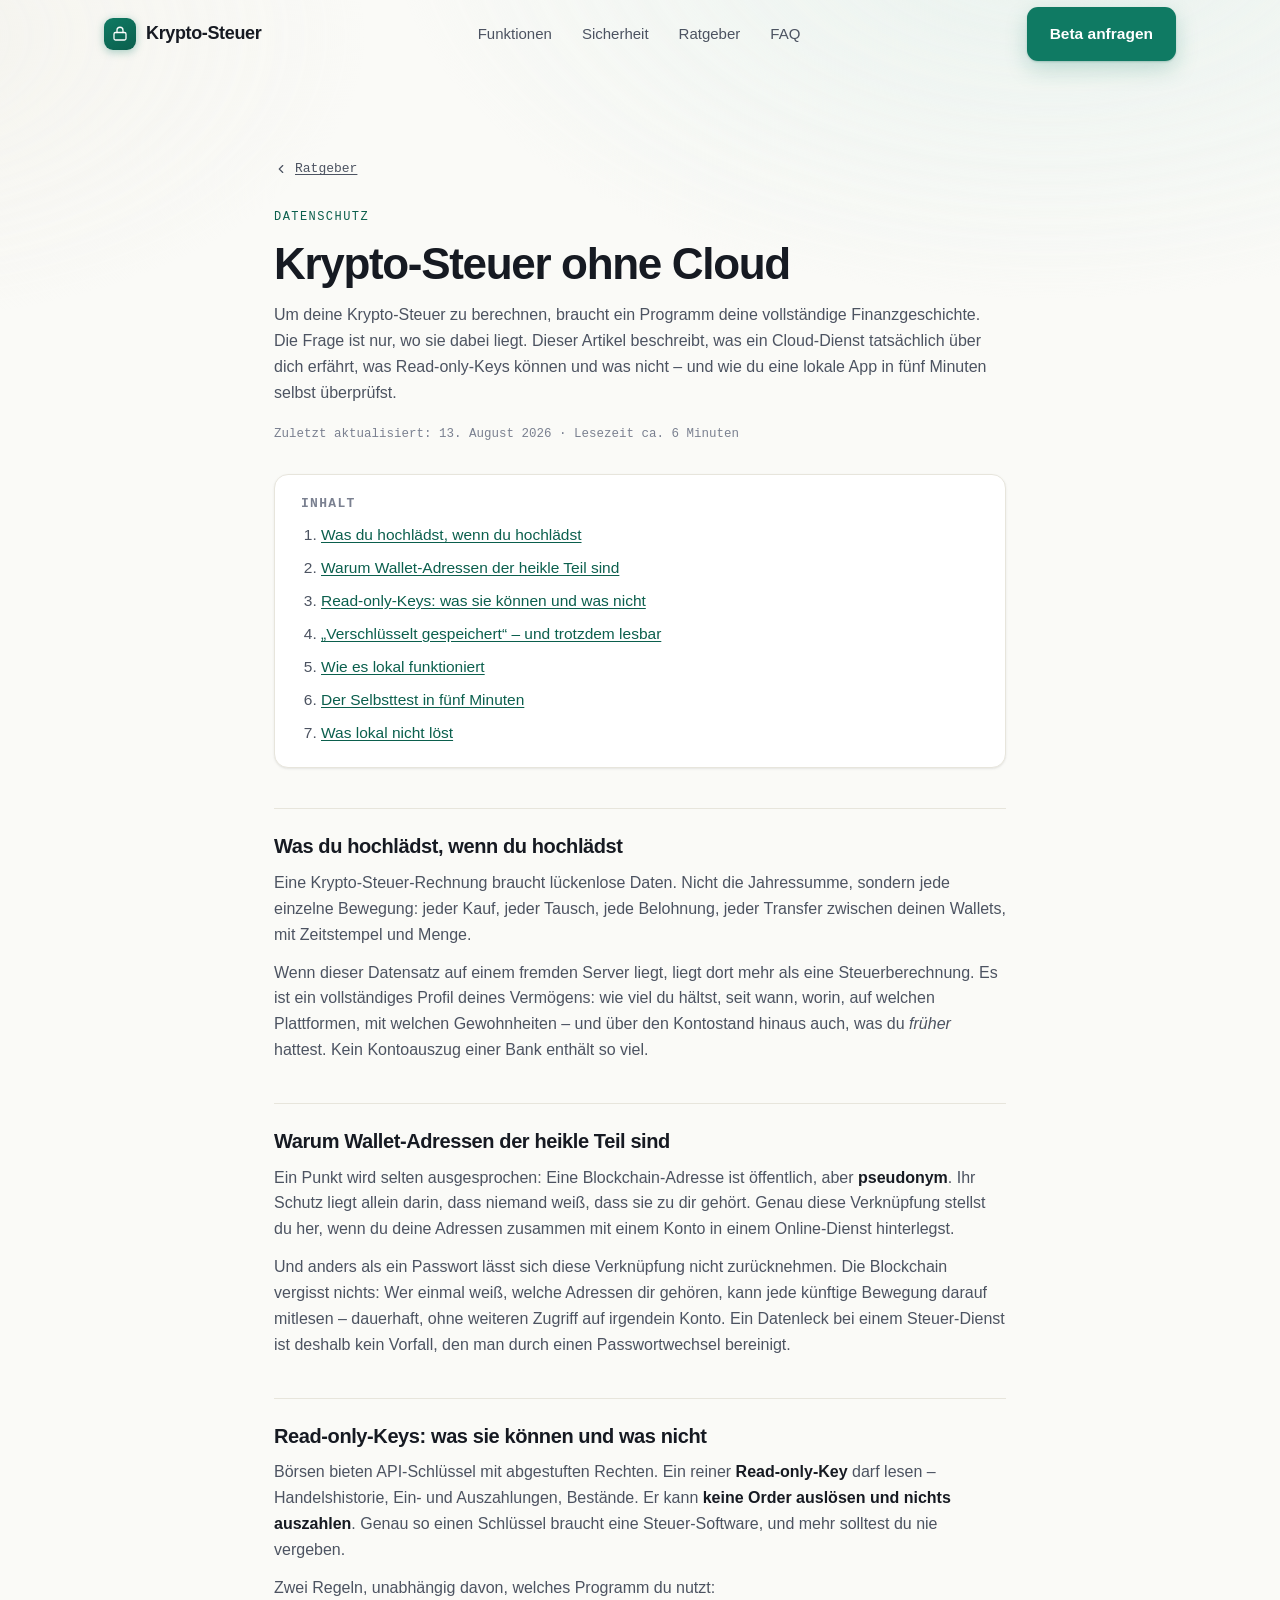
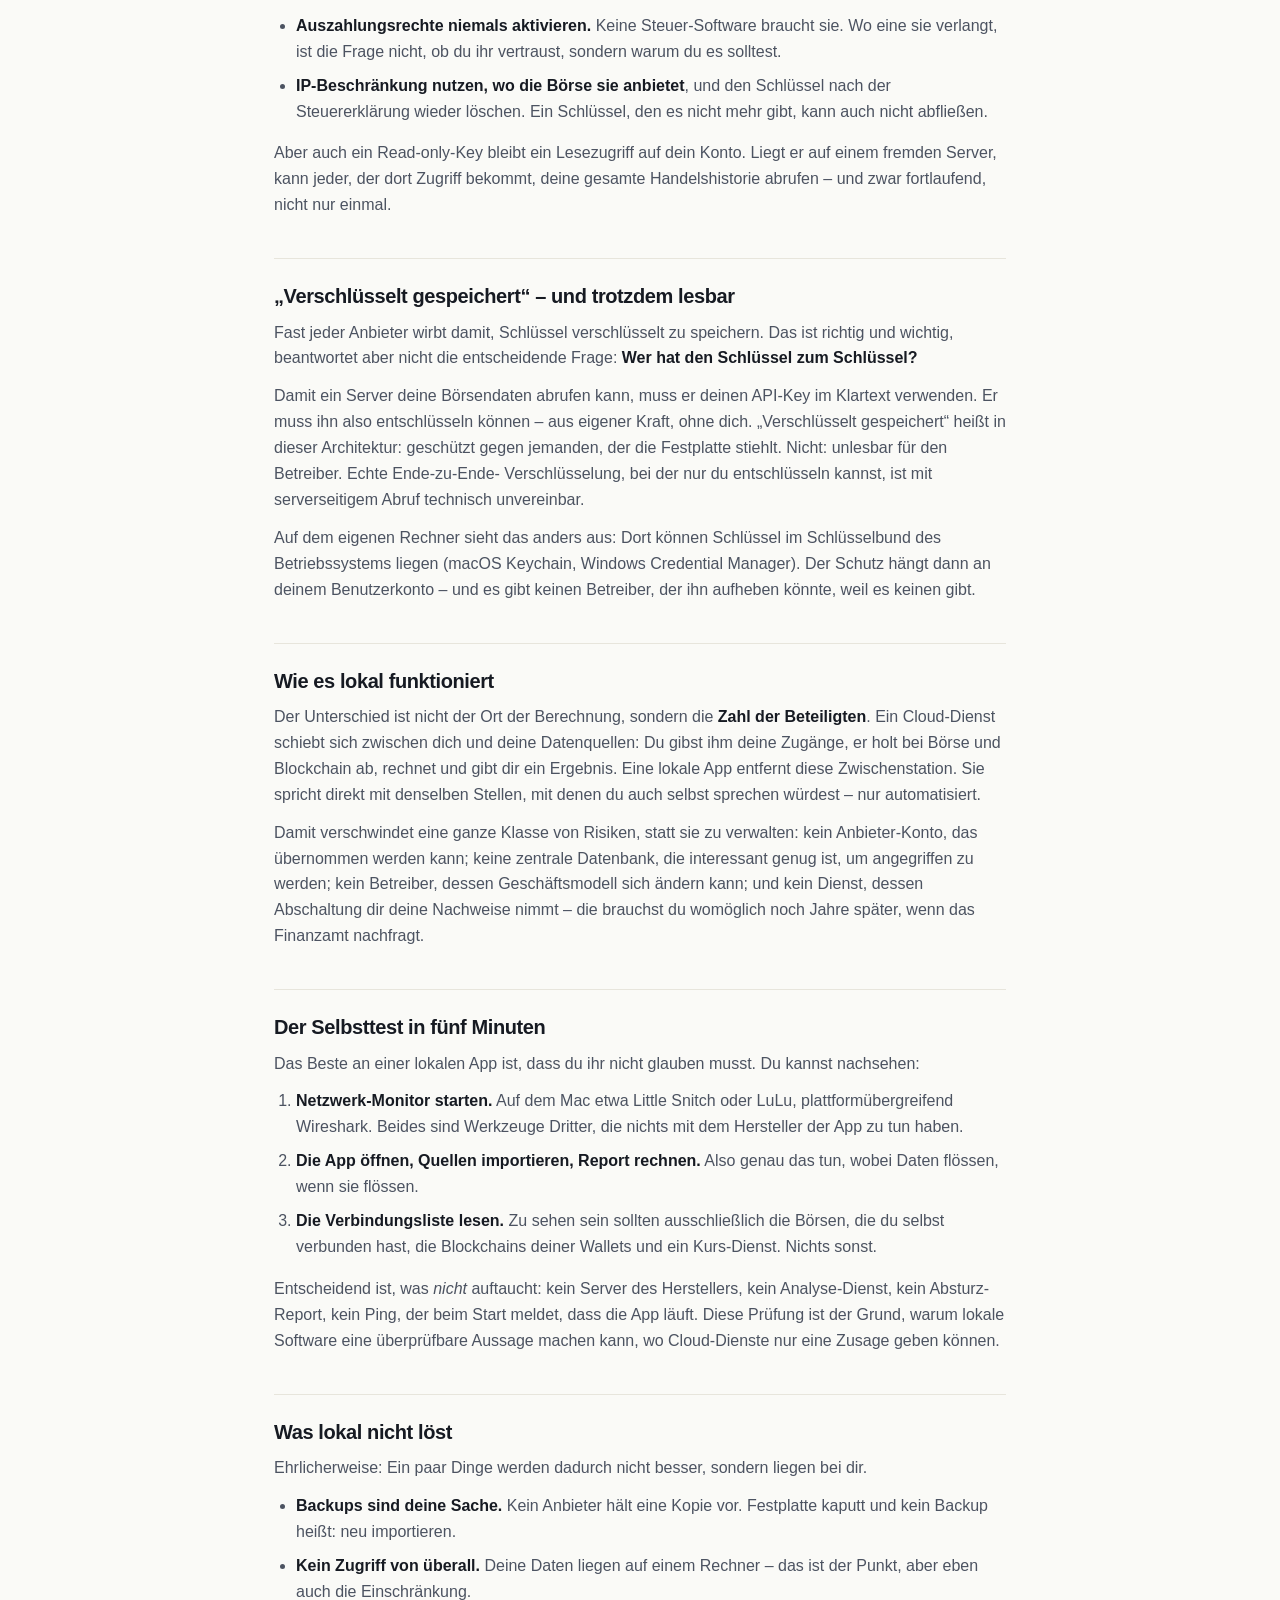
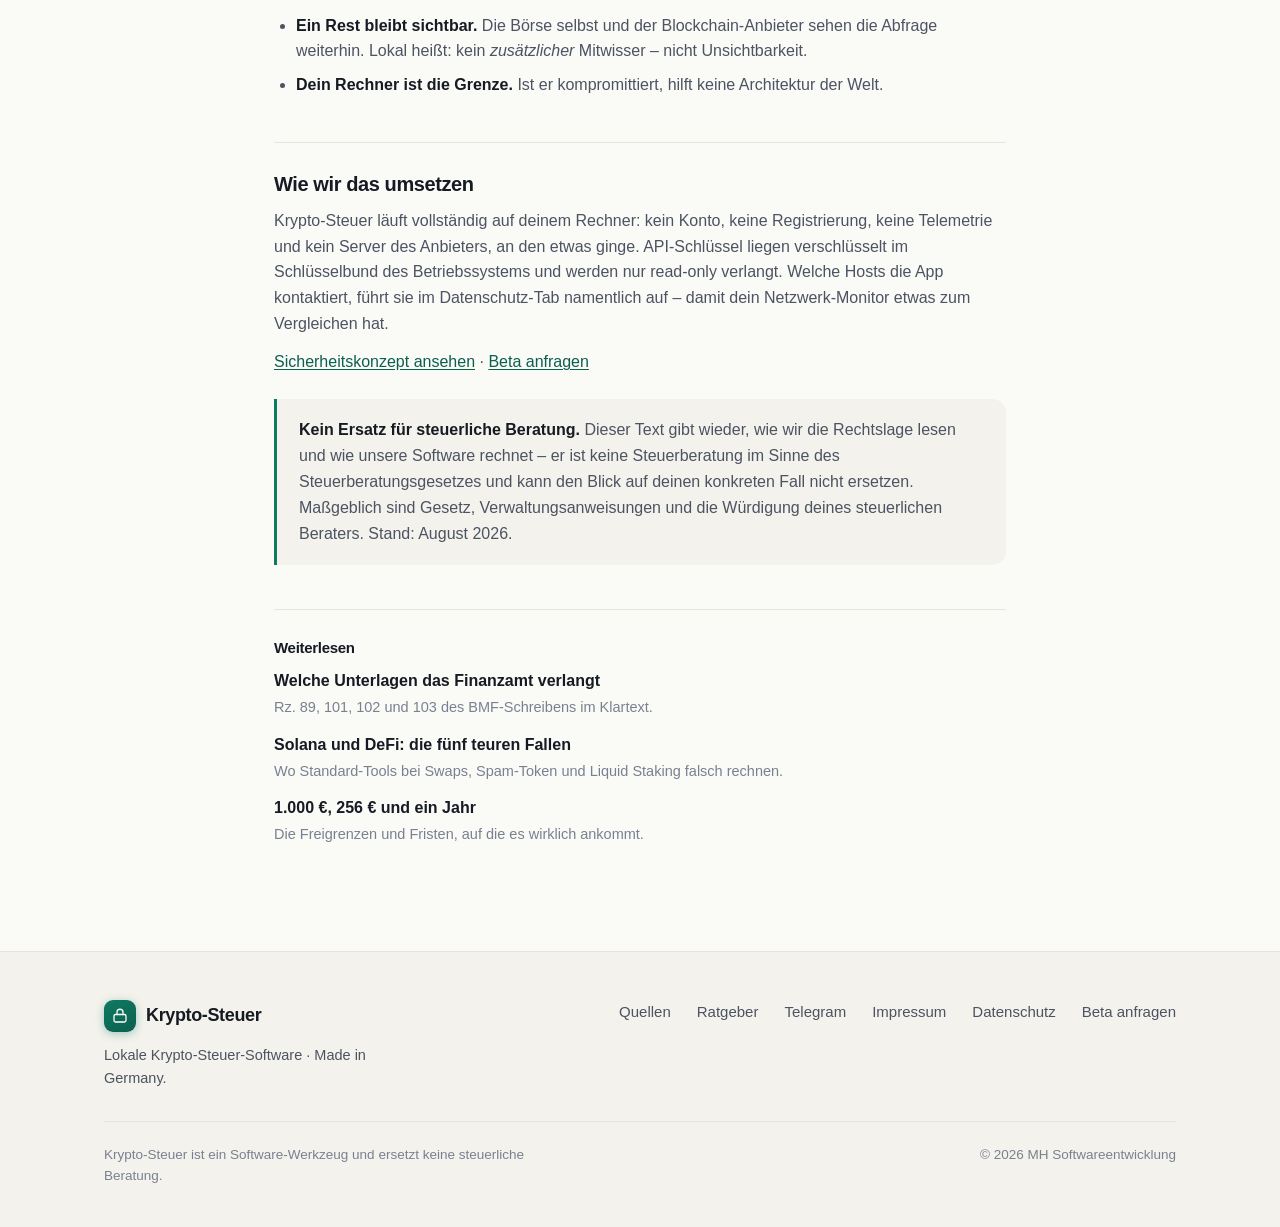
<file: ratgeber/krypto-steuer-ohne-cloud.html>
<!DOCTYPE html>
<html lang="de">
<head>
<meta charset="UTF-8">
<meta name="viewport" content="width=device-width, initial-scale=1">
<title>Krypto-Steuer ohne Cloud: warum lokal sicherer ist</title>
<meta name="description" content="Was ein Cloud-Dienst über dein Vermögen erfährt, was Read-only-Keys wirklich können – und wie du eine lokale App mit einem Netzwerk-Monitor selbst nachprüfst.">
<meta name="robots" content="index,follow,max-snippet:-1,max-image-preview:large">
<meta name="color-scheme" content="light dark">
<meta name="author" content="Maik Hartmann-Erdt">
<meta name="keywords" content="Krypto Steuer ohne Cloud, Krypto Steuer Datenschutz, lokale Krypto Steuer Software, Read-only API Key, Krypto Steuer Software offline">
<link rel="canonical" href="https://meine-kryptosteuer.de/ratgeber/krypto-steuer-ohne-cloud.html">

<!-- Open Graph -->
<meta property="og:type" content="article">
<meta property="og:site_name" content="Krypto-Steuer">
<meta property="og:title" content="Krypto-Steuer ohne Cloud: warum lokal sicherer ist">
<meta property="og:description" content="Was ein Cloud-Dienst über dein Vermögen erfährt, was Read-only-Keys wirklich können – und wie du eine lokale App mit einem Netzwerk-Monitor selbst nachprüfst.">
<meta property="og:locale" content="de_DE">
<meta property="og:url" content="https://meine-kryptosteuer.de/ratgeber/krypto-steuer-ohne-cloud.html">
<meta property="og:image" content="https://meine-kryptosteuer.de/assets/og-image.png">
<meta property="og:image:width" content="1200">
<meta property="og:image:height" content="630">
<meta property="og:image:alt" content="Krypto-Steuer – lokale Krypto-Steuer-Software für Deutschland">

<!-- Twitter Card -->
<meta name="twitter:card" content="summary_large_image">
<meta name="twitter:title" content="Krypto-Steuer ohne Cloud: warum lokal sicherer ist">
<meta name="twitter:description" content="Was ein Cloud-Dienst über dein Vermögen erfährt, was Read-only-Keys wirklich können – und wie du eine lokale App mit einem Netzwerk-Monitor selbst nachprüfst.">
<meta name="twitter:image" content="https://meine-kryptosteuer.de/assets/og-image.png">

<link rel="stylesheet" href="../assets/site.css">
<link rel="icon" href="data:image/svg+xml,%3Csvg xmlns='http://www.w3.org/2000/svg' viewBox='0 0 24 24'%3E%3Crect width='24' height='24' rx='6' fill='%230F7A63'/%3E%3Cpath d='M8 11V9a4 4 0 018 0v2m-9 0h10v6a1 1 0 01-1 1H8a1 1 0 01-1-1z' fill='none' stroke='white' stroke-width='1.6' stroke-linecap='round' stroke-linejoin='round'/%3E%3C/svg%3E">

<script type="application/ld+json">
{
  "@context": "https://schema.org",
  "@type": "Article",
  "headline": "Krypto-Steuer ohne Cloud: warum lokale Software der sicherere Weg ist",
  "description": "Wer seine Krypto-Steuer in der Cloud rechnet, lädt ein vollständiges Vermögensprofil auf fremde Server. Was dabei übertragen wird, was Read-only-Keys wirklich können – und wie du eine lokale App selbst nachprüfst.",
  "inLanguage": "de-DE",
  "datePublished": "2026-08-13",
  "dateModified": "2026-08-13",
  "mainEntityOfPage": {
    "@type": "WebPage",
    "@id": "https://meine-kryptosteuer.de/ratgeber/krypto-steuer-ohne-cloud.html"
  },
  "author": {
    "@type": "Person",
    "name": "Maik Hartmann-Erdt"
  },
  "publisher": {
    "@type": "Organization",
    "name": "MH Softwareentwicklung",
    "url": "https://meine-kryptosteuer.de/"
  },
  "image": "https://meine-kryptosteuer.de/assets/og-image.png"
}
</script>
<script type="application/ld+json">
{
  "@context": "https://schema.org",
  "@type": "BreadcrumbList",
  "itemListElement": [
    {
      "@type": "ListItem",
      "position": 1,
      "name": "Startseite",
      "item": "https://meine-kryptosteuer.de/"
    },
    {
      "@type": "ListItem",
      "position": 2,
      "name": "Ratgeber",
      "item": "https://meine-kryptosteuer.de/ratgeber/"
    },
    {
      "@type": "ListItem",
      "position": 3,
      "name": "Krypto-Steuer ohne Cloud",
      "item": "https://meine-kryptosteuer.de/ratgeber/krypto-steuer-ohne-cloud.html"
    }
  ]
}
</script>
</head>
<body>

<header class="nav scrolled" id="top">
  <div class="wrap nav-inner">
    <a class="brand" href="../index.html" aria-label="Krypto-Steuer Startseite">
      <span class="brand-mark" aria-hidden="true">
        <svg viewBox="0 0 24 24" fill="none" stroke="currentColor" stroke-width="1.7" stroke-linecap="round" stroke-linejoin="round"><rect x="4" y="10" width="16" height="10" rx="2"/><path d="M8 10V7a4 4 0 0 1 8 0v3"/></svg>
      </span>
      Krypto-Steuer
    </a>
    <nav aria-label="Hauptnavigation">
      <ul class="nav-links">
        <li><a href="../index.html#funktionen">Funktionen</a></li>
        <li><a href="../index.html#sicherheit">Sicherheit</a></li>
        <li><a href="index.html">Ratgeber</a></li>
        <li><a href="../index.html#faq">FAQ</a></li>
      </ul>
    </nav>
    <a class="btn btn-primary nav-cta desk" href="../index.html#kontakt">Beta anfragen</a>
  </div>
</header>

<main class="wrap legal">

<a class="back" href="index.html"><svg viewBox="0 0 24 24" fill="none" stroke="currentColor" stroke-width="2" stroke-linecap="round" stroke-linejoin="round"><path d="M15 18l-6-6 6-6"/></svg> Ratgeber</a>

<span class="kicker">Datenschutz</span>
<h1>Krypto-Steuer ohne Cloud</h1>
<p class="lead-note">Um deine Krypto-Steuer zu berechnen, braucht ein Programm deine vollständige Finanzgeschichte.
Die Frage ist nur, wo sie dabei liegt. Dieser Artikel beschreibt, was ein Cloud-Dienst tatsächlich über dich erfährt,
was Read-only-Keys können und was nicht – und wie du eine lokale App in fünf Minuten selbst überprüfst.</p>
<p class="meta">Zuletzt aktualisiert: 13.&nbsp;August 2026 · Lesezeit ca. 6&nbsp;Minuten</p>

<div class="toc">
  <h2>Inhalt</h2>
  <ol>
    <li><a href="#was-hochgeht">Was du hochlädst, wenn du hochlädst</a></li>
    <li><a href="#adressen">Warum Wallet-Adressen der heikle Teil sind</a></li>
    <li><a href="#keys">Read-only-Keys: was sie können und was nicht</a></li>
    <li><a href="#verschluesselt">„Verschlüsselt gespeichert“ – und trotzdem lesbar</a></li>
    <li><a href="#lokal">Wie es lokal funktioniert</a></li>
    <li><a href="#selbsttest">Der Selbsttest in fünf Minuten</a></li>
    <li><a href="#grenzen">Was lokal nicht löst</a></li>
  </ol>
</div>

<h2 id="was-hochgeht">Was du hochlädst, wenn du hochlädst</h2>
<p>Eine Krypto-Steuer-Rechnung braucht lückenlose Daten. Nicht die Jahressumme, sondern jede einzelne Bewegung:
jeder Kauf, jeder Tausch, jede Belohnung, jeder Transfer zwischen deinen Wallets, mit Zeitstempel und Menge.</p>
<p>Wenn dieser Datensatz auf einem fremden Server liegt, liegt dort mehr als eine Steuerberechnung. Es ist ein
vollständiges Profil deines Vermögens: wie viel du hältst, seit wann, worin, auf welchen Plattformen, mit welchen
Gewohnheiten – und über den Kontostand hinaus auch, was du <em>früher</em> hattest. Kein Kontoauszug einer Bank
enthält so viel.</p>

<h2 id="adressen">Warum Wallet-Adressen der heikle Teil sind</h2>
<p>Ein Punkt wird selten ausgesprochen: Eine Blockchain-Adresse ist öffentlich, aber <strong>pseudonym</strong>. Ihr
Schutz liegt allein darin, dass niemand weiß, dass sie zu dir gehört. Genau diese Verknüpfung stellst du her, wenn du
deine Adressen zusammen mit einem Konto in einem Online-Dienst hinterlegst.</p>
<p>Und anders als ein Passwort lässt sich diese Verknüpfung nicht zurücknehmen. Die Blockchain vergisst nichts:
Wer einmal weiß, welche Adressen dir gehören, kann jede künftige Bewegung darauf mitlesen – dauerhaft, ohne weiteren
Zugriff auf irgendein Konto. Ein Datenleck bei einem Steuer-Dienst ist deshalb kein Vorfall, den man durch einen
Passwortwechsel bereinigt.</p>

<h2 id="keys">Read-only-Keys: was sie können und was nicht</h2>
<p>Börsen bieten API-Schlüssel mit abgestuften Rechten. Ein reiner <strong>Read-only-Key</strong> darf lesen –
Handelshistorie, Ein- und Auszahlungen, Bestände. Er kann <strong>keine Order auslösen und nichts auszahlen</strong>.
Genau so einen Schlüssel braucht eine Steuer-Software, und mehr solltest du nie vergeben.</p>
<p>Zwei Regeln, unabhängig davon, welches Programm du nutzt:</p>
<ul>
  <li><strong>Auszahlungsrechte niemals aktivieren.</strong> Keine Steuer-Software braucht sie. Wo eine sie verlangt,
  ist die Frage nicht, ob du ihr vertraust, sondern warum du es solltest.</li>
  <li><strong>IP-Beschränkung nutzen, wo die Börse sie anbietet</strong>, und den Schlüssel nach der Steuererklärung
  wieder löschen. Ein Schlüssel, den es nicht mehr gibt, kann auch nicht abfließen.</li>
</ul>
<p>Aber auch ein Read-only-Key bleibt ein Lesezugriff auf dein Konto. Liegt er auf einem fremden Server, kann jeder,
der dort Zugriff bekommt, deine gesamte Handelshistorie abrufen – und zwar fortlaufend, nicht nur einmal.</p>

<h2 id="verschluesselt">„Verschlüsselt gespeichert“ – und trotzdem lesbar</h2>
<p>Fast jeder Anbieter wirbt damit, Schlüssel verschlüsselt zu speichern. Das ist richtig und wichtig, beantwortet
aber nicht die entscheidende Frage: <strong>Wer hat den Schlüssel zum Schlüssel?</strong></p>
<p>Damit ein Server deine Börsendaten abrufen kann, muss er deinen API-Key im Klartext verwenden. Er muss ihn also
entschlüsseln können – aus eigener Kraft, ohne dich. „Verschlüsselt gespeichert“ heißt in dieser Architektur:
geschützt gegen jemanden, der die Festplatte stiehlt. Nicht: unlesbar für den Betreiber. Echte Ende-zu-Ende-
Verschlüsselung, bei der nur du entschlüsseln kannst, ist mit serverseitigem Abruf technisch unvereinbar.</p>
<p>Auf dem eigenen Rechner sieht das anders aus: Dort können Schlüssel im Schlüsselbund des Betriebssystems liegen
(macOS Keychain, Windows Credential Manager). Der Schutz hängt dann an deinem Benutzerkonto – und es gibt keinen
Betreiber, der ihn aufheben könnte, weil es keinen gibt.</p>

<h2 id="lokal">Wie es lokal funktioniert</h2>
<p>Der Unterschied ist nicht der Ort der Berechnung, sondern die <strong>Zahl der Beteiligten</strong>. Ein
Cloud-Dienst schiebt sich zwischen dich und deine Datenquellen: Du gibst ihm deine Zugänge, er holt bei Börse und
Blockchain ab, rechnet und gibt dir ein Ergebnis. Eine lokale App entfernt diese Zwischenstation. Sie spricht direkt
mit denselben Stellen, mit denen du auch selbst sprechen würdest – nur automatisiert.</p>
<p>Damit verschwindet eine ganze Klasse von Risiken, statt sie zu verwalten: kein Anbieter-Konto, das übernommen
werden kann; keine zentrale Datenbank, die interessant genug ist, um angegriffen zu werden; kein Betreiber, dessen
Geschäftsmodell sich ändern kann; und kein Dienst, dessen Abschaltung dir deine Nachweise nimmt – die brauchst du
womöglich noch Jahre später, wenn das Finanzamt nachfragt.</p>

<h2 id="selbsttest">Der Selbsttest in fünf Minuten</h2>
<p>Das Beste an einer lokalen App ist, dass du ihr nicht glauben musst. Du kannst nachsehen:</p>
<ol>
  <li><strong>Netzwerk-Monitor starten.</strong> Auf dem Mac etwa Little Snitch oder LuLu, plattformübergreifend
  Wireshark. Beides sind Werkzeuge Dritter, die nichts mit dem Hersteller der App zu tun haben.</li>
  <li><strong>Die App öffnen, Quellen importieren, Report rechnen.</strong> Also genau das tun, wobei Daten flössen,
  wenn sie flössen.</li>
  <li><strong>Die Verbindungsliste lesen.</strong> Zu sehen sein sollten ausschließlich die Börsen, die du selbst
  verbunden hast, die Blockchains deiner Wallets und ein Kurs-Dienst. Nichts sonst.</li>
</ol>
<p>Entscheidend ist, was <em>nicht</em> auftaucht: kein Server des Herstellers, kein Analyse-Dienst, kein
Absturz-Report, kein Ping, der beim Start meldet, dass die App läuft. Diese Prüfung ist der Grund, warum lokale
Software eine überprüfbare Aussage machen kann, wo Cloud-Dienste nur eine Zusage geben können.</p>

<h2 id="grenzen">Was lokal nicht löst</h2>
<p>Ehrlicherweise: Ein paar Dinge werden dadurch nicht besser, sondern liegen bei dir.</p>
<ul>
  <li><strong>Backups sind deine Sache.</strong> Kein Anbieter hält eine Kopie vor. Festplatte kaputt und kein Backup
  heißt: neu importieren.</li>
  <li><strong>Kein Zugriff von überall.</strong> Deine Daten liegen auf einem Rechner – das ist der Punkt, aber eben
  auch die Einschränkung.</li>
  <li><strong>Ein Rest bleibt sichtbar.</strong> Die Börse selbst und der Blockchain-Anbieter sehen die Abfrage
  weiterhin. Lokal heißt: kein <em>zusätzlicher</em> Mitwisser – nicht Unsichtbarkeit.</li>
  <li><strong>Dein Rechner ist die Grenze.</strong> Ist er kompromittiert, hilft keine Architektur der Welt.</li>
</ul>

<div class="article-cta">
  <h2>Wie wir das umsetzen</h2>
  <p>Krypto-Steuer läuft vollständig auf deinem Rechner: kein Konto, keine Registrierung, keine Telemetrie und kein
  Server des Anbieters, an den etwas ginge. API-Schlüssel liegen verschlüsselt im Schlüsselbund des Betriebssystems
  und werden nur read-only verlangt. Welche Hosts die App kontaktiert, führt sie im Datenschutz-Tab namentlich auf –
  damit dein Netzwerk-Monitor etwas zum Vergleichen hat.</p>
  <p><a href="../index.html#sicherheit">Sicherheitskonzept ansehen</a> · <a href="../index.html#kontakt">Beta anfragen</a></p>
</div>

<div class="note-box">
  <p><strong>Kein Ersatz für steuerliche Beratung.</strong> Dieser Text gibt wieder, wie wir die Rechtslage lesen und
  wie unsere Software rechnet – er ist keine Steuerberatung im Sinne des Steuerberatungsgesetzes und kann den Blick
  auf deinen konkreten Fall nicht ersetzen. Maßgeblich sind Gesetz, Verwaltungsanweisungen und die Würdigung deines
  steuerlichen Beraters. Stand: August&nbsp;2026.</p>
</div>

<div class="next-reads">
  <h2>Weiterlesen</h2>
  <ul>
    <li><a href="bmf-schreiben-2025-unterlagen.html">Welche Unterlagen das Finanzamt verlangt</a>
      <span>Rz. 89, 101, 102 und 103 des BMF-Schreibens im Klartext.</span></li>
    <li><a href="solana-defi-steuer.html">Solana und DeFi: die fünf teuren Fallen</a>
      <span>Wo Standard-Tools bei Swaps, Spam-Token und Liquid Staking falsch rechnen.</span></li>
    <li><a href="freigrenzen-und-fristen.html">1.000&nbsp;€, 256&nbsp;€ und ein Jahr</a>
      <span>Die Freigrenzen und Fristen, auf die es wirklich ankommt.</span></li>
  </ul>
</div>

</main>

<footer class="footer">
  <div class="wrap">
    <div class="footer-top">
      <div>
        <a class="brand" href="../index.html">
          <span class="brand-mark" aria-hidden="true">
            <svg viewBox="0 0 24 24" fill="none" stroke="currentColor" stroke-width="1.7" stroke-linecap="round" stroke-linejoin="round"><rect x="4" y="10" width="16" height="10" rx="2"/><path d="M8 10V7a4 4 0 0 1 8 0v3"/></svg>
          </span>
          Krypto-Steuer
        </a>
        <p class="tagline">Lokale Krypto-Steuer-Software · Made in Germany.</p>
      </div>
      <nav class="footer-links" aria-label="Footer">
        <a href="../quellen/">Quellen</a>
        <a href="index.html">Ratgeber</a>
        <a href="https://t.me/kryptosteuertool" rel="noopener">Telegram</a>
        <a href="../impressum.html">Impressum</a>
        <a href="../datenschutz.html">Datenschutz</a>
        <a href="../index.html#kontakt">Beta anfragen</a>
      </nav>
    </div>
    <div class="footer-bottom">
      <span class="footer-disclaimer">Krypto-Steuer ist ein Software-Werkzeug und ersetzt keine steuerliche Beratung.</span>
      <span>© <span data-year>2026</span> MH Softwareentwicklung</span>
    </div>
  </div>
</footer>

<script src="../assets/site.js"></script>
</body>
</html>
</file>
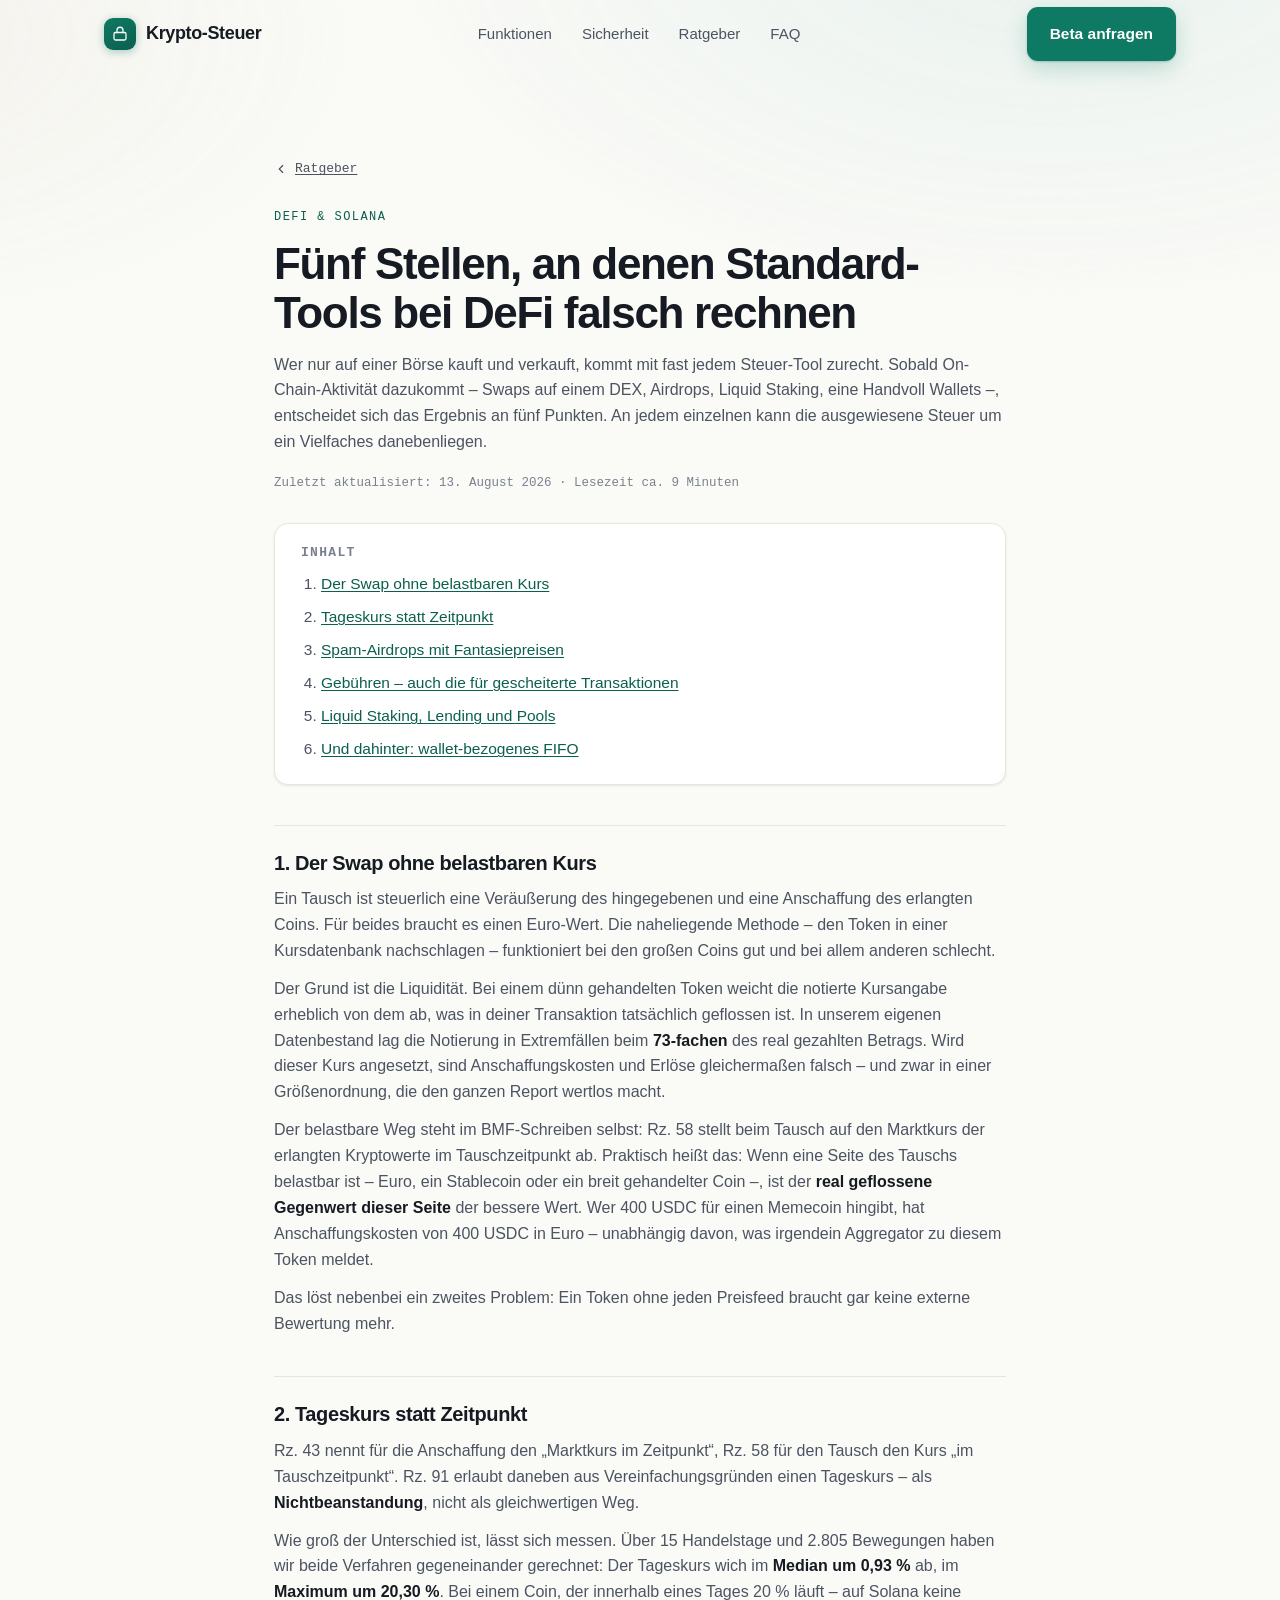
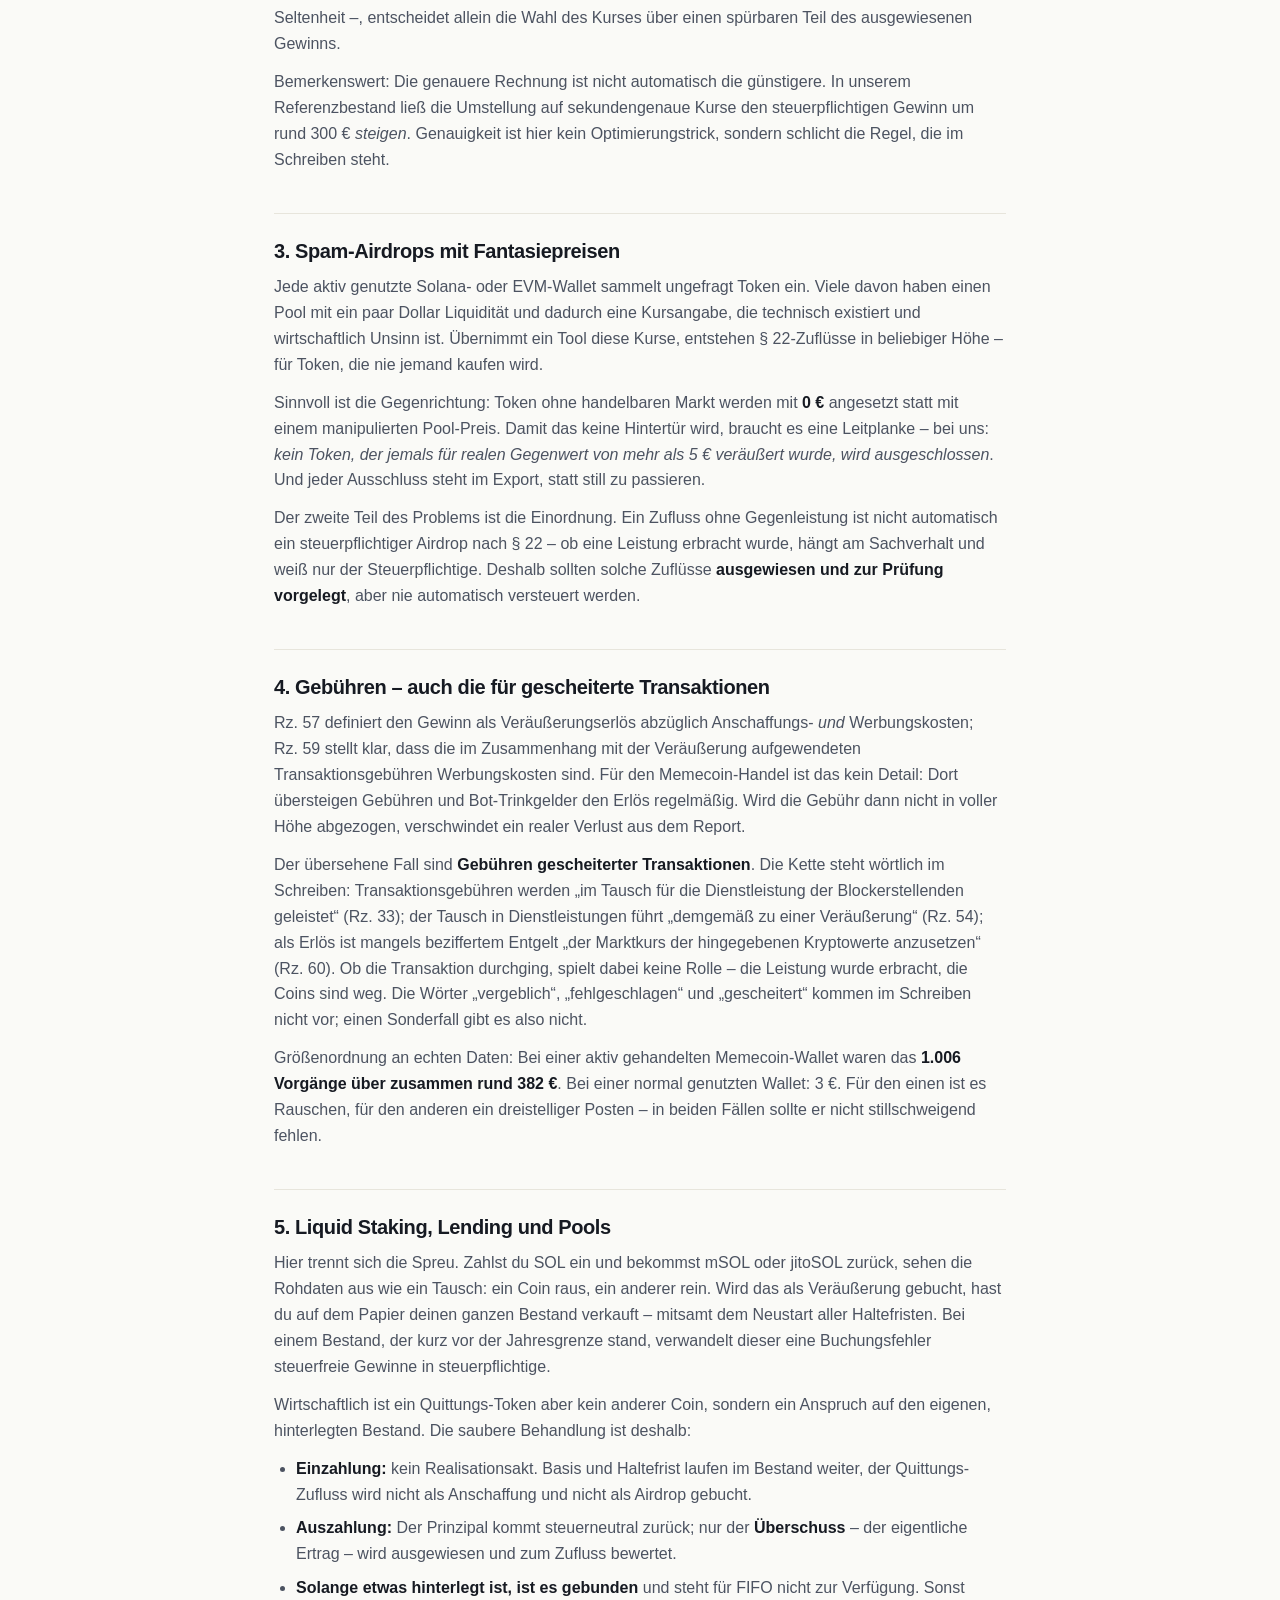
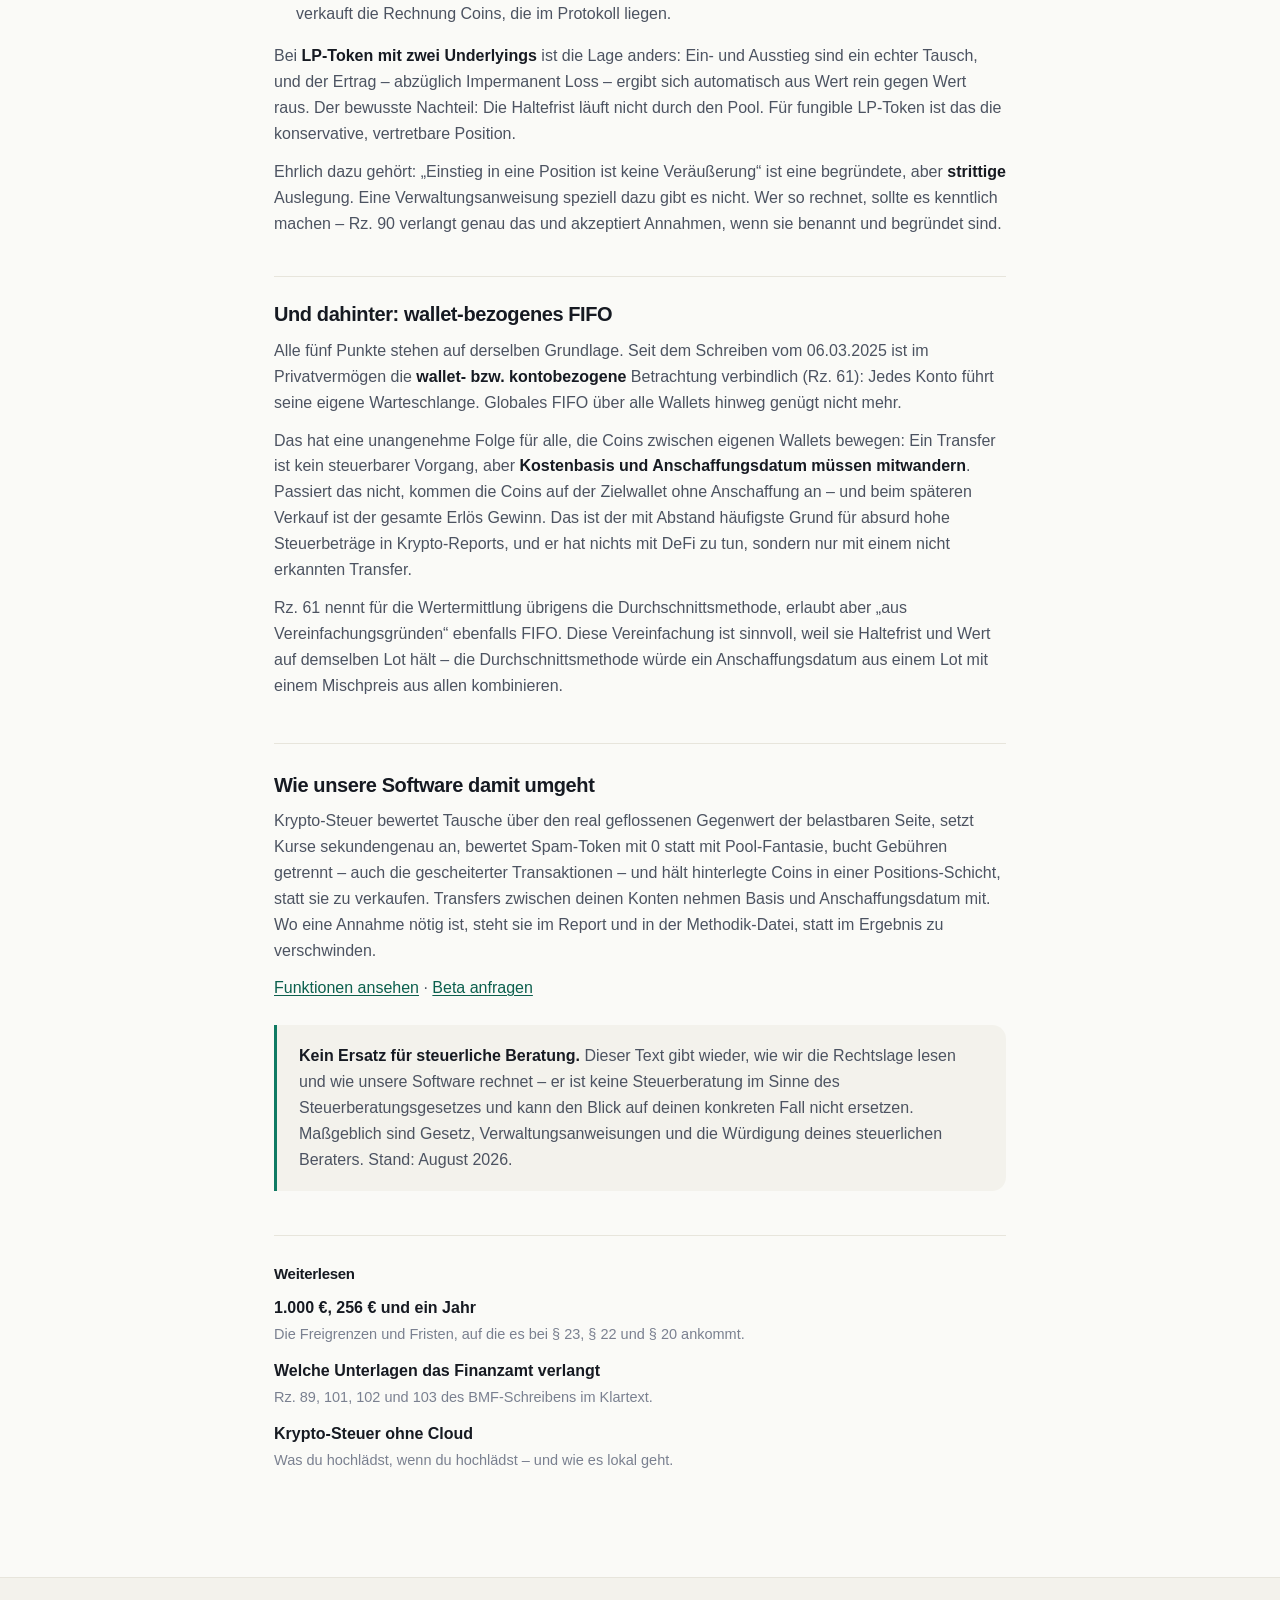
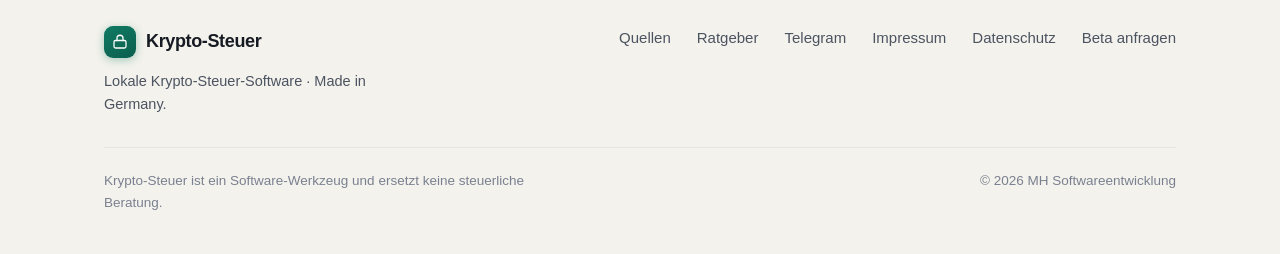
<file: ratgeber/solana-defi-steuer.html>
<!DOCTYPE html>
<html lang="de">
<head>
<meta charset="UTF-8">
<meta name="viewport" content="width=device-width, initial-scale=1">
<title>Solana- & DeFi-Steuer: 5 Fallen, die teuer werden</title>
<meta name="description" content="Swaps ohne Kursfeed, Spam-Airdrops, Gebühren gescheiterter Transaktionen, Liquid Staking und der Transfer, der die Anschaffung verliert – mit echten Zahlen.">
<meta name="robots" content="index,follow,max-snippet:-1,max-image-preview:large">
<meta name="color-scheme" content="light dark">
<meta name="author" content="Maik Hartmann-Erdt">
<meta name="keywords" content="Solana Steuer, DeFi Steuer Deutschland, Swap versteuern, Memecoin Steuer, Liquid Staking Steuer, Airdrop Steuer, wallet-bezogenes FIFO">
<link rel="canonical" href="https://meine-kryptosteuer.de/ratgeber/solana-defi-steuer.html">

<!-- Open Graph -->
<meta property="og:type" content="article">
<meta property="og:site_name" content="Krypto-Steuer">
<meta property="og:title" content="Solana- & DeFi-Steuer: 5 Fallen, die teuer werden">
<meta property="og:description" content="Swaps ohne Kursfeed, Spam-Airdrops, Gebühren gescheiterter Transaktionen, Liquid Staking und der Transfer, der die Anschaffung verliert – mit echten Zahlen.">
<meta property="og:locale" content="de_DE">
<meta property="og:url" content="https://meine-kryptosteuer.de/ratgeber/solana-defi-steuer.html">
<meta property="og:image" content="https://meine-kryptosteuer.de/assets/og-image.png">
<meta property="og:image:width" content="1200">
<meta property="og:image:height" content="630">
<meta property="og:image:alt" content="Krypto-Steuer – lokale Krypto-Steuer-Software für Deutschland">

<!-- Twitter Card -->
<meta name="twitter:card" content="summary_large_image">
<meta name="twitter:title" content="Solana- & DeFi-Steuer: 5 Fallen, die teuer werden">
<meta name="twitter:description" content="Swaps ohne Kursfeed, Spam-Airdrops, Gebühren gescheiterter Transaktionen, Liquid Staking und der Transfer, der die Anschaffung verliert – mit echten Zahlen.">
<meta name="twitter:image" content="https://meine-kryptosteuer.de/assets/og-image.png">

<link rel="stylesheet" href="../assets/site.css">
<link rel="icon" href="data:image/svg+xml,%3Csvg xmlns='http://www.w3.org/2000/svg' viewBox='0 0 24 24'%3E%3Crect width='24' height='24' rx='6' fill='%230F7A63'/%3E%3Cpath d='M8 11V9a4 4 0 018 0v2m-9 0h10v6a1 1 0 01-1 1H8a1 1 0 01-1-1z' fill='none' stroke='white' stroke-width='1.6' stroke-linecap='round' stroke-linejoin='round'/%3E%3C/svg%3E">

<script type="application/ld+json">
{
  "@context": "https://schema.org",
  "@type": "Article",
  "headline": "Solana- und DeFi-Steuer: fünf Stellen, an denen Standard-Tools falsch rechnen",
  "description": "Swaps ohne Kursfeed, Spam-Airdrops mit Fantasiepreisen, Gebühren gescheiterter Transaktionen, Liquid Staking und wallet-bezogenes FIFO: die Stellen, an denen die Krypto-Steuer bei Solana und DeFi kippt.",
  "inLanguage": "de-DE",
  "datePublished": "2026-08-13",
  "dateModified": "2026-08-13",
  "mainEntityOfPage": {
    "@type": "WebPage",
    "@id": "https://meine-kryptosteuer.de/ratgeber/solana-defi-steuer.html"
  },
  "author": {
    "@type": "Person",
    "name": "Maik Hartmann-Erdt"
  },
  "publisher": {
    "@type": "Organization",
    "name": "MH Softwareentwicklung",
    "url": "https://meine-kryptosteuer.de/"
  },
  "image": "https://meine-kryptosteuer.de/assets/og-image.png"
}
</script>
<script type="application/ld+json">
{
  "@context": "https://schema.org",
  "@type": "BreadcrumbList",
  "itemListElement": [
    {
      "@type": "ListItem",
      "position": 1,
      "name": "Startseite",
      "item": "https://meine-kryptosteuer.de/"
    },
    {
      "@type": "ListItem",
      "position": 2,
      "name": "Ratgeber",
      "item": "https://meine-kryptosteuer.de/ratgeber/"
    },
    {
      "@type": "ListItem",
      "position": 3,
      "name": "Solana- und DeFi-Steuer",
      "item": "https://meine-kryptosteuer.de/ratgeber/solana-defi-steuer.html"
    }
  ]
}
</script>
</head>
<body>

<header class="nav scrolled" id="top">
  <div class="wrap nav-inner">
    <a class="brand" href="../index.html" aria-label="Krypto-Steuer Startseite">
      <span class="brand-mark" aria-hidden="true">
        <svg viewBox="0 0 24 24" fill="none" stroke="currentColor" stroke-width="1.7" stroke-linecap="round" stroke-linejoin="round"><rect x="4" y="10" width="16" height="10" rx="2"/><path d="M8 10V7a4 4 0 0 1 8 0v3"/></svg>
      </span>
      Krypto-Steuer
    </a>
    <nav aria-label="Hauptnavigation">
      <ul class="nav-links">
        <li><a href="../index.html#funktionen">Funktionen</a></li>
        <li><a href="../index.html#sicherheit">Sicherheit</a></li>
        <li><a href="index.html">Ratgeber</a></li>
        <li><a href="../index.html#faq">FAQ</a></li>
      </ul>
    </nav>
    <a class="btn btn-primary nav-cta desk" href="../index.html#kontakt">Beta anfragen</a>
  </div>
</header>

<main class="wrap legal">

<a class="back" href="index.html"><svg viewBox="0 0 24 24" fill="none" stroke="currentColor" stroke-width="2" stroke-linecap="round" stroke-linejoin="round"><path d="M15 18l-6-6 6-6"/></svg> Ratgeber</a>

<span class="kicker">DeFi &amp; Solana</span>
<h1>Fünf Stellen, an denen Standard-Tools bei DeFi falsch rechnen</h1>
<p class="lead-note">Wer nur auf einer Börse kauft und verkauft, kommt mit fast jedem Steuer-Tool zurecht. Sobald
On-Chain-Aktivität dazukommt – Swaps auf einem DEX, Airdrops, Liquid Staking, eine Handvoll Wallets –, entscheidet
sich das Ergebnis an fünf Punkten. An jedem einzelnen kann die ausgewiesene Steuer um ein Vielfaches danebenliegen.</p>
<p class="meta">Zuletzt aktualisiert: 13.&nbsp;August 2026 · Lesezeit ca. 9&nbsp;Minuten</p>

<div class="toc">
  <h2>Inhalt</h2>
  <ol>
    <li><a href="#swap">Der Swap ohne belastbaren Kurs</a></li>
    <li><a href="#kurs">Tageskurs statt Zeitpunkt</a></li>
    <li><a href="#spam">Spam-Airdrops mit Fantasiepreisen</a></li>
    <li><a href="#gebuehren">Gebühren – auch die für gescheiterte Transaktionen</a></li>
    <li><a href="#positionen">Liquid Staking, Lending und Pools</a></li>
    <li><a href="#fifo">Und dahinter: wallet-bezogenes FIFO</a></li>
  </ol>
</div>

<h2 id="swap">1. Der Swap ohne belastbaren Kurs</h2>
<p>Ein Tausch ist steuerlich eine Veräußerung des hingegebenen und eine Anschaffung des erlangten Coins. Für beides
braucht es einen Euro-Wert. Die naheliegende Methode – den Token in einer Kursdatenbank nachschlagen – funktioniert
bei den großen Coins gut und bei allem anderen schlecht.</p>
<p>Der Grund ist die Liquidität. Bei einem dünn gehandelten Token weicht die notierte Kursangabe erheblich von dem
ab, was in deiner Transaktion tatsächlich geflossen ist. In unserem eigenen Datenbestand lag die Notierung in
Extremfällen beim <strong>73-fachen</strong> des real gezahlten Betrags. Wird dieser Kurs angesetzt, sind
Anschaffungskosten und Erlöse gleichermaßen falsch – und zwar in einer Größenordnung, die den ganzen Report wertlos
macht.</p>
<p>Der belastbare Weg steht im BMF-Schreiben selbst: Rz.&nbsp;58 stellt beim Tausch auf den Marktkurs der erlangten
Kryptowerte im Tauschzeitpunkt ab. Praktisch heißt das: Wenn eine Seite des Tauschs belastbar ist – Euro, ein
Stablecoin oder ein breit gehandelter Coin –, ist der <strong>real geflossene Gegenwert dieser Seite</strong> der
bessere Wert. Wer 400&nbsp;USDC für einen Memecoin hingibt, hat Anschaffungskosten von 400&nbsp;USDC in Euro –
unabhängig davon, was irgendein Aggregator zu diesem Token meldet.</p>
<p>Das löst nebenbei ein zweites Problem: Ein Token ohne jeden Preisfeed braucht gar keine externe Bewertung mehr.</p>

<h2 id="kurs">2. Tageskurs statt Zeitpunkt</h2>
<p>Rz.&nbsp;43 nennt für die Anschaffung den „Marktkurs im Zeitpunkt“, Rz.&nbsp;58 für den Tausch den Kurs „im
Tauschzeitpunkt“. Rz.&nbsp;91 erlaubt daneben aus Vereinfachungsgründen einen Tageskurs – als
<strong>Nichtbeanstandung</strong>, nicht als gleichwertigen Weg.</p>
<p>Wie groß der Unterschied ist, lässt sich messen. Über 15&nbsp;Handelstage und 2.805&nbsp;Bewegungen haben wir
beide Verfahren gegeneinander gerechnet: Der Tageskurs wich im <strong>Median um 0,93&nbsp;%</strong> ab, im
<strong>Maximum um 20,30&nbsp;%</strong>. Bei einem Coin, der innerhalb eines Tages 20&nbsp;% läuft – auf Solana
keine Seltenheit –, entscheidet allein die Wahl des Kurses über einen spürbaren Teil des ausgewiesenen Gewinns.</p>
<p>Bemerkenswert: Die genauere Rechnung ist nicht automatisch die günstigere. In unserem Referenzbestand ließ die
Umstellung auf sekundengenaue Kurse den steuerpflichtigen Gewinn um rund 300&nbsp;€ <em>steigen</em>. Genauigkeit ist
hier kein Optimierungstrick, sondern schlicht die Regel, die im Schreiben steht.</p>

<h2 id="spam">3. Spam-Airdrops mit Fantasiepreisen</h2>
<p>Jede aktiv genutzte Solana- oder EVM-Wallet sammelt ungefragt Token ein. Viele davon haben einen Pool mit ein paar
Dollar Liquidität und dadurch eine Kursangabe, die technisch existiert und wirtschaftlich Unsinn ist. Übernimmt ein
Tool diese Kurse, entstehen §&nbsp;22-Zuflüsse in beliebiger Höhe – für Token, die nie jemand kaufen wird.</p>
<p>Sinnvoll ist die Gegenrichtung: Token ohne handelbaren Markt werden mit <strong>0&nbsp;€</strong> angesetzt statt
mit einem manipulierten Pool-Preis. Damit das keine Hintertür wird, braucht es eine Leitplanke – bei uns:
<em>kein Token, der jemals für realen Gegenwert von mehr als 5&nbsp;€ veräußert wurde, wird ausgeschlossen</em>. Und
jeder Ausschluss steht im Export, statt still zu passieren.</p>
<p>Der zweite Teil des Problems ist die Einordnung. Ein Zufluss ohne Gegenleistung ist nicht automatisch ein
steuerpflichtiger Airdrop nach §&nbsp;22 – ob eine Leistung erbracht wurde, hängt am Sachverhalt und weiß nur der
Steuerpflichtige. Deshalb sollten solche Zuflüsse <strong>ausgewiesen und zur Prüfung vorgelegt</strong>, aber nie
automatisch versteuert werden.</p>

<h2 id="gebuehren">4. Gebühren – auch die für gescheiterte Transaktionen</h2>
<p>Rz.&nbsp;57 definiert den Gewinn als Veräußerungserlös abzüglich Anschaffungs- <em>und</em> Werbungskosten;
Rz.&nbsp;59 stellt klar, dass die im Zusammenhang mit der Veräußerung aufgewendeten Transaktionsgebühren
Werbungskosten sind. Für den Memecoin-Handel ist das kein Detail: Dort übersteigen Gebühren und Bot-Trinkgelder den
Erlös regelmäßig. Wird die Gebühr dann nicht in voller Höhe abgezogen, verschwindet ein realer Verlust aus dem
Report.</p>
<p>Der übersehene Fall sind <strong>Gebühren gescheiterter Transaktionen</strong>. Die Kette steht wörtlich im
Schreiben: Transaktionsgebühren werden „im Tausch für die Dienstleistung der Blockerstellenden geleistet“
(Rz.&nbsp;33); der Tausch in Dienstleistungen führt „demgemäß zu einer Veräußerung“ (Rz.&nbsp;54); als Erlös ist
mangels beziffertem Entgelt „der Marktkurs der hingegebenen Kryptowerte anzusetzen“ (Rz.&nbsp;60). Ob die Transaktion
durchging, spielt dabei keine Rolle – die Leistung wurde erbracht, die Coins sind weg. Die Wörter „vergeblich“,
„fehlgeschlagen“ und „gescheitert“ kommen im Schreiben nicht vor; einen Sonderfall gibt es also nicht.</p>
<p>Größenordnung an echten Daten: Bei einer aktiv gehandelten Memecoin-Wallet waren das <strong>1.006 Vorgänge über
zusammen rund 382&nbsp;€</strong>. Bei einer normal genutzten Wallet: 3&nbsp;€. Für den einen ist es Rauschen, für
den anderen ein dreistelliger Posten – in beiden Fällen sollte er nicht stillschweigend fehlen.</p>

<h2 id="positionen">5. Liquid Staking, Lending und Pools</h2>
<p>Hier trennt sich die Spreu. Zahlst du SOL ein und bekommst mSOL oder jitoSOL zurück, sehen die Rohdaten aus wie
ein Tausch: ein Coin raus, ein anderer rein. Wird das als Veräußerung gebucht, hast du auf dem Papier deinen ganzen
Bestand verkauft – mitsamt dem Neustart aller Haltefristen. Bei einem Bestand, der kurz vor der Jahresgrenze stand,
verwandelt dieser eine Buchungsfehler steuerfreie Gewinne in steuerpflichtige.</p>
<p>Wirtschaftlich ist ein Quittungs-Token aber kein anderer Coin, sondern ein Anspruch auf den eigenen, hinterlegten
Bestand. Die saubere Behandlung ist deshalb:</p>
<ul>
  <li><strong>Einzahlung:</strong> kein Realisationsakt. Basis und Haltefrist laufen im Bestand weiter, der
  Quittungs-Zufluss wird nicht als Anschaffung und nicht als Airdrop gebucht.</li>
  <li><strong>Auszahlung:</strong> Der Prinzipal kommt steuerneutral zurück; nur der <strong>Überschuss</strong> –
  der eigentliche Ertrag – wird ausgewiesen und zum Zufluss bewertet.</li>
  <li><strong>Solange etwas hinterlegt ist, ist es gebunden</strong> und steht für FIFO nicht zur Verfügung. Sonst
  verkauft die Rechnung Coins, die im Protokoll liegen.</li>
</ul>
<p>Bei <strong>LP-Token mit zwei Underlyings</strong> ist die Lage anders: Ein- und Ausstieg sind ein echter Tausch,
und der Ertrag – abzüglich Impermanent Loss – ergibt sich automatisch aus Wert rein gegen Wert raus. Der bewusste
Nachteil: Die Haltefrist läuft nicht durch den Pool. Für fungible LP-Token ist das die konservative, vertretbare
Position.</p>
<p>Ehrlich dazu gehört: „Einstieg in eine Position ist keine Veräußerung“ ist eine begründete, aber
<strong>strittige</strong> Auslegung. Eine Verwaltungsanweisung speziell dazu gibt es nicht. Wer so rechnet, sollte es
kenntlich machen – Rz.&nbsp;90 verlangt genau das und akzeptiert Annahmen, wenn sie benannt und begründet sind.</p>

<h2 id="fifo">Und dahinter: wallet-bezogenes FIFO</h2>
<p>Alle fünf Punkte stehen auf derselben Grundlage. Seit dem Schreiben vom 06.03.2025 ist im Privatvermögen die
<strong>wallet- bzw. kontobezogene</strong> Betrachtung verbindlich (Rz.&nbsp;61): Jedes Konto führt seine eigene
Warteschlange. Globales FIFO über alle Wallets hinweg genügt nicht mehr.</p>
<p>Das hat eine unangenehme Folge für alle, die Coins zwischen eigenen Wallets bewegen: Ein Transfer ist kein
steuerbarer Vorgang, aber <strong>Kostenbasis und Anschaffungsdatum müssen mitwandern</strong>. Passiert das nicht,
kommen die Coins auf der Zielwallet ohne Anschaffung an – und beim späteren Verkauf ist der gesamte Erlös Gewinn.
Das ist der mit Abstand häufigste Grund für absurd hohe Steuerbeträge in Krypto-Reports, und er hat nichts mit DeFi
zu tun, sondern nur mit einem nicht erkannten Transfer.</p>
<p>Rz.&nbsp;61 nennt für die Wertermittlung übrigens die Durchschnittsmethode, erlaubt aber „aus Vereinfachungsgründen“
ebenfalls FIFO. Diese Vereinfachung ist sinnvoll, weil sie Haltefrist und Wert auf demselben Lot hält – die
Durchschnittsmethode würde ein Anschaffungsdatum aus einem Lot mit einem Mischpreis aus allen kombinieren.</p>

<div class="article-cta">
  <h2>Wie unsere Software damit umgeht</h2>
  <p>Krypto-Steuer bewertet Tausche über den real geflossenen Gegenwert der belastbaren Seite, setzt Kurse
  sekundengenau an, bewertet Spam-Token mit 0 statt mit Pool-Fantasie, bucht Gebühren getrennt – auch die
  gescheiterter Transaktionen – und hält hinterlegte Coins in einer Positions-Schicht, statt sie zu verkaufen.
  Transfers zwischen deinen Konten nehmen Basis und Anschaffungsdatum mit. Wo eine Annahme nötig ist, steht sie im
  Report und in der Methodik-Datei, statt im Ergebnis zu verschwinden.</p>
  <p><a href="../index.html#funktionen">Funktionen ansehen</a> · <a href="../index.html#kontakt">Beta anfragen</a></p>
</div>

<div class="note-box">
  <p><strong>Kein Ersatz für steuerliche Beratung.</strong> Dieser Text gibt wieder, wie wir die Rechtslage lesen und
  wie unsere Software rechnet – er ist keine Steuerberatung im Sinne des Steuerberatungsgesetzes und kann den Blick
  auf deinen konkreten Fall nicht ersetzen. Maßgeblich sind Gesetz, Verwaltungsanweisungen und die Würdigung deines
  steuerlichen Beraters. Stand: August&nbsp;2026.</p>
</div>

<div class="next-reads">
  <h2>Weiterlesen</h2>
  <ul>
    <li><a href="freigrenzen-und-fristen.html">1.000&nbsp;€, 256&nbsp;€ und ein Jahr</a>
      <span>Die Freigrenzen und Fristen, auf die es bei §&nbsp;23, §&nbsp;22 und §&nbsp;20 ankommt.</span></li>
    <li><a href="bmf-schreiben-2025-unterlagen.html">Welche Unterlagen das Finanzamt verlangt</a>
      <span>Rz. 89, 101, 102 und 103 des BMF-Schreibens im Klartext.</span></li>
    <li><a href="krypto-steuer-ohne-cloud.html">Krypto-Steuer ohne Cloud</a>
      <span>Was du hochlädst, wenn du hochlädst – und wie es lokal geht.</span></li>
  </ul>
</div>

</main>

<footer class="footer">
  <div class="wrap">
    <div class="footer-top">
      <div>
        <a class="brand" href="../index.html">
          <span class="brand-mark" aria-hidden="true">
            <svg viewBox="0 0 24 24" fill="none" stroke="currentColor" stroke-width="1.7" stroke-linecap="round" stroke-linejoin="round"><rect x="4" y="10" width="16" height="10" rx="2"/><path d="M8 10V7a4 4 0 0 1 8 0v3"/></svg>
          </span>
          Krypto-Steuer
        </a>
        <p class="tagline">Lokale Krypto-Steuer-Software · Made in Germany.</p>
      </div>
      <nav class="footer-links" aria-label="Footer">
        <a href="../quellen/">Quellen</a>
        <a href="index.html">Ratgeber</a>
        <a href="https://t.me/kryptosteuertool" rel="noopener">Telegram</a>
        <a href="../impressum.html">Impressum</a>
        <a href="../datenschutz.html">Datenschutz</a>
        <a href="../index.html#kontakt">Beta anfragen</a>
      </nav>
    </div>
    <div class="footer-bottom">
      <span class="footer-disclaimer">Krypto-Steuer ist ein Software-Werkzeug und ersetzt keine steuerliche Beratung.</span>
      <span>© <span data-year>2026</span> MH Softwareentwicklung</span>
    </div>
  </div>
</footer>

<script src="../assets/site.js"></script>
</body>
</html>
</file>
<file: assets/site.css>
/* =========================================================================
   Krypto-Steuer — shared styles
   Selbst-gehostet. Null externe Requests. System-Font-Stack.
   ========================================================================= */

:root {
  --bg:        #FAFAF7;
  --bg-tint:   #F3F2EC;
  --surface:   #FFFFFF;
  --surface-2: #FBFBF8;
  --ink:       #161A22;
  --ink-2:     #4C5361;
  --ink-3:     #7A8090;
  --line:      #E7E5DC;
  --line-2:    #DCDAD0;

  --accent:      #0F7A63;
  --accent-deep: #0B5F4D;
  --accent-2:    #10876E;
  --accent-tint: #E7F1ED;
  --accent-line: #C7E0D7;

  --danger:      #A84234;
  --danger-tint: #F6EBE8;
  --amber:       #9A6B12;

  --font-sans: -apple-system, BlinkMacSystemFont, "Segoe UI", Roboto, Helvetica, Arial, sans-serif;
  --font-mono: ui-monospace, "SF Mono", "Cascadia Code", "JetBrains Mono", Menlo, Consolas, monospace;

  --maxw: 1120px;
  --radius: 14px;
  --radius-lg: 20px;

  --shadow-sm: 0 1px 2px rgba(22,26,34,.04), 0 1px 3px rgba(22,26,34,.06);
  --shadow-md: 0 4px 14px rgba(22,26,34,.06), 0 12px 40px rgba(22,26,34,.08);
  --shadow-lg: 0 10px 30px rgba(22,26,34,.10), 0 30px 80px rgba(22,26,34,.14);

  --ease: cubic-bezier(.22,.61,.36,1);
}

@media (prefers-color-scheme: dark) {
  :root {
    --bg:        #0E1116;
    --bg-tint:   #12161C;
    --surface:   #161A21;
    --surface-2: #12161C;
    --ink:       #ECEEF2;
    --ink-2:     #A8AEBC;
    --ink-3:     #767D8C;
    --line:      #262B34;
    --line-2:    #2F3540;

    --accent:      #37B79A;
    --accent-deep: #2AA487;
    --accent-2:    #45C6A9;
    --accent-tint: #14231F;
    --accent-line: #234238;

    --danger:      #E08476;
    --danger-tint: #241816;
    --amber:       #D9AC55;

    --shadow-sm: 0 1px 2px rgba(0,0,0,.4);
    --shadow-md: 0 8px 30px rgba(0,0,0,.45);
    --shadow-lg: 0 20px 60px rgba(0,0,0,.55);
  }
}

/* ---------- Reset / base ---------- */
* { box-sizing: border-box; }
html {
  scroll-behavior: smooth;
  scroll-padding-top: 88px;
  -webkit-text-size-adjust: 100%;
  overflow-x: hidden;
}
body {
  margin: 0;
  background: var(--bg);
  color: var(--ink);
  font-family: var(--font-sans);
  font-size: 17px;
  line-height: 1.62;
  -webkit-font-smoothing: antialiased;
  text-rendering: optimizeLegibility;
  font-feature-settings: "kern" 1, "liga" 1, "cv11" 1;
  overflow-x: hidden;
}

/* Atmospheric background wash — pure CSS, no external assets */
body::before {
  content: "";
  position: fixed;
  inset: 0;
  z-index: -1;
  pointer-events: none;
  background:
    radial-gradient(1100px 620px at 82% -8%, var(--accent-tint), transparent 60%),
    radial-gradient(900px 520px at -10% 4%, var(--bg-tint), transparent 55%);
  opacity: .9;
}

h1, h2, h3, h4 {
  margin: 0;
  line-height: 1.12;
  letter-spacing: -0.02em;
  font-weight: 680;
}
p { margin: 0; }
a { color: var(--accent-deep); text-decoration: none; }
a:hover { color: var(--accent-2); }
img { max-width: 100%; height: auto; display: block; }

::selection { background: var(--accent); color: #fff; }

:focus-visible {
  outline: 2.5px solid var(--accent);
  outline-offset: 3px;
  border-radius: 6px;
}

.mono { font-family: var(--font-mono); }

/* ---------- Layout ---------- */
.wrap {
  width: 100%;
  max-width: var(--maxw);
  margin-inline: auto;
  padding-inline: 24px;
}
section { position: relative; }
.section-pad { padding-block: clamp(64px, 9vw, 116px); }

.eyebrow {
  display: inline-flex;
  align-items: center;
  gap: 8px;
  font-family: var(--font-mono);
  font-size: 12.5px;
  letter-spacing: .12em;
  text-transform: uppercase;
  color: var(--accent-deep);
  font-weight: 600;
}
.eyebrow::before {
  content: "";
  width: 22px; height: 1.5px;
  background: var(--accent);
  display: inline-block;
}

.section-head { max-width: 720px; margin-bottom: 44px; }
.section-head h2 {
  font-size: clamp(28px, 4vw, 41px);
  margin-top: 16px;
}
.section-head p {
  color: var(--ink-2);
  font-size: 18px;
  margin-top: 16px;
}

/* ---------- Buttons ---------- */
.btn {
  display: inline-flex;
  align-items: center;
  gap: 9px;
  font: inherit;
  font-weight: 600;
  font-size: 15.5px;
  padding: 13px 22px;
  border-radius: 11px;
  border: 1px solid transparent;
  cursor: pointer;
  transition: transform .18s var(--ease), background .18s var(--ease),
              box-shadow .18s var(--ease), border-color .18s var(--ease), color .18s var(--ease);
  white-space: nowrap;
}
.btn svg { width: 17px; height: 17px; }
.btn-primary {
  background: var(--accent);
  color: #fff;
  box-shadow: 0 1px 2px rgba(11,95,77,.24), 0 8px 22px rgba(15,122,99,.22);
}
.btn-primary:hover {
  background: var(--accent-2);
  color: #fff;
  transform: translateY(-2px);
  box-shadow: 0 2px 4px rgba(11,95,77,.28), 0 14px 30px rgba(15,122,99,.30);
}
.btn-primary:active { transform: translateY(0); }
.btn-ghost {
  background: var(--surface);
  color: var(--ink);
  border-color: var(--line-2);
  box-shadow: var(--shadow-sm);
}
.btn-ghost:hover {
  color: var(--ink);
  border-color: var(--accent-line);
  transform: translateY(-2px);
  box-shadow: var(--shadow-md);
}
.btn-lg { padding: 16px 28px; font-size: 16.5px; }

/* ---------- Nav ---------- */
.nav {
  position: sticky;
  top: 0;
  z-index: 100;
  transition: background .3s var(--ease), box-shadow .3s var(--ease), border-color .3s var(--ease);
  border-bottom: 1px solid transparent;
}
.nav.scrolled {
  background: color-mix(in srgb, var(--bg) 78%, transparent);
  -webkit-backdrop-filter: saturate(180%) blur(14px);
  backdrop-filter: saturate(180%) blur(14px);
  border-bottom-color: var(--line);
  box-shadow: 0 1px 0 rgba(22,26,34,.02), 0 8px 30px rgba(22,26,34,.05);
}
.nav-inner {
  display: flex;
  align-items: center;
  justify-content: space-between;
  height: 68px;
}
.brand {
  display: inline-flex;
  align-items: center;
  gap: 10px;
  font-weight: 700;
  letter-spacing: -0.02em;
  color: var(--ink);
  font-size: 18px;
}
.brand:hover { color: var(--ink); }
.brand-mark {
  width: 32px; height: 32px;
  display: grid; place-items: center;
  border-radius: 9px;
  background: linear-gradient(150deg, var(--accent), var(--accent-deep));
  color: #fff;
  box-shadow: 0 2px 8px rgba(15,122,99,.35);
  flex: none;
}
.brand-mark svg { width: 18px; height: 18px; }

.nav-links {
  display: flex;
  align-items: center;
  gap: 4px;
  list-style: none;
  margin: 0; padding: 0;
}
.nav-links a {
  color: var(--ink-2);
  font-size: 15px;
  font-weight: 500;
  padding: 8px 13px;
  border-radius: 8px;
  transition: color .16s, background .16s;
}
.nav-links a:hover { color: var(--ink); background: color-mix(in srgb, var(--ink) 5%, transparent); }
.nav-cta { margin-left: 10px; }

.nav-toggle {
  display: none;
  background: var(--surface);
  border: 1px solid var(--line-2);
  border-radius: 10px;
  width: 44px; height: 44px;
  cursor: pointer;
  color: var(--ink);
  align-items: center;
  justify-content: center;
}
.nav-toggle svg { width: 22px; height: 22px; }

/* Mobile menu */
.mobile-menu {
  display: none;
  border-bottom: 1px solid var(--line);
  background: color-mix(in srgb, var(--bg) 92%, transparent);
  -webkit-backdrop-filter: blur(14px);
  backdrop-filter: blur(14px);
}
.mobile-menu.open { display: block; }
.mobile-menu ul { list-style: none; margin: 0; padding: 12px 24px 22px; }
.mobile-menu a {
  display: block;
  padding: 13px 6px;
  color: var(--ink);
  font-size: 17px;
  font-weight: 500;
  border-bottom: 1px solid var(--line);
}
.mobile-menu .btn { width: 100%; justify-content: center; margin-top: 16px; }

/* ---------- Hero ---------- */
.hero { padding-top: clamp(40px, 6vw, 76px); padding-bottom: clamp(56px, 8vw, 96px); }
.hero-grid {
  display: grid;
  grid-template-columns: minmax(0, 1.02fr) minmax(0, .98fr);
  gap: clamp(32px, 5vw, 64px);
  align-items: center;
}
.hero-grid > * { min-width: 0; }
.window { max-width: 100%; }
.badge {
  display: inline-flex;
  align-items: center;
  gap: 9px;
  font-family: var(--font-mono);
  font-size: 12.5px;
  font-weight: 600;
  letter-spacing: .02em;
  color: var(--accent-deep);
  background: var(--accent-tint);
  border: 1px solid var(--accent-line);
  padding: 7px 14px;
  border-radius: 999px;
}
.badge .dot {
  width: 7px; height: 7px; border-radius: 50%;
  background: var(--accent);
  box-shadow: 0 0 0 4px color-mix(in srgb, var(--accent) 22%, transparent);
}
.hero h1 {
  font-size: clamp(34px, 5.4vw, 60px);
  font-weight: 720;
  margin-top: 22px;
  letter-spacing: -0.032em;
}
.hero h1 .accent { color: var(--accent-deep); }
.hero-sub {
  color: var(--ink-2);
  font-size: clamp(17px, 2vw, 19.5px);
  margin-top: 22px;
  max-width: 34em;
}
.hero-cta {
  display: flex;
  flex-wrap: wrap;
  gap: 14px;
  margin-top: 32px;
}
.trust-line {
  margin-top: 26px;
  display: flex;
  flex-wrap: wrap;
  gap: 8px 18px;
  font-family: var(--font-mono);
  font-size: 12.5px;
  color: var(--ink-3);
}
.trust-line span { display: inline-flex; align-items: center; gap: 7px; }
.trust-line span::before {
  content: "";
  width: 5px; height: 5px; border-radius: 50%;
  background: var(--accent);
}

/* ---------- Window / browser frame ---------- */
.window {
  border-radius: var(--radius-lg);
  background: var(--surface);
  border: 1px solid var(--line);
  box-shadow: var(--shadow-lg);
  overflow: hidden;
}
.window-bar {
  display: flex;
  align-items: center;
  gap: 8px;
  padding: 12px 16px;
  background: var(--surface-2);
  border-bottom: 1px solid var(--line);
}
.window-bar .lights { display: flex; gap: 7px; }
.window-bar .lights i {
  width: 11px; height: 11px; border-radius: 50%; display: block;
}
.window-bar .lights i:nth-child(1) { background: #E8695A; }
.window-bar .lights i:nth-child(2) { background: #E7B44C; }
.window-bar .lights i:nth-child(3) { background: #66B863; }
.window-title {
  margin-left: 10px;
  font-family: var(--font-mono);
  font-size: 12px;
  color: var(--ink-3);
  display: inline-flex;
  align-items: center;
  gap: 7px;
}
.window-title svg { width: 12px; height: 12px; }
.window-body { display: block; background: #fff; }
.window-body img { width: 100%; height: auto; display: block; }
.hero-window { transform: none; }

/* ---------- Generic cards ---------- */
.grid { display: grid; gap: 20px; }
.grid-3 { grid-template-columns: repeat(3, 1fr); }
.grid-2 { grid-template-columns: repeat(2, 1fr); }

.card {
  background: var(--surface);
  border: 1px solid var(--line);
  border-radius: var(--radius);
  padding: 28px;
  box-shadow: var(--shadow-sm);
  transition: transform .22s var(--ease), box-shadow .22s var(--ease), border-color .22s var(--ease);
}
.card:hover {
  transform: translateY(-3px);
  box-shadow: var(--shadow-md);
  border-color: var(--accent-line);
}
.card-icon {
  width: 44px; height: 44px;
  border-radius: 11px;
  display: grid; place-items: center;
  background: var(--accent-tint);
  color: var(--accent-deep);
  border: 1px solid var(--accent-line);
  margin-bottom: 18px;
}
.card-icon svg { width: 22px; height: 22px; }
.card h3 { font-size: 19px; margin-bottom: 9px; }
.card p { color: var(--ink-2); font-size: 15.5px; }
.card p + p { margin-top: 10px; }

/* Problem section variant */
.problem { background: var(--bg-tint); border-block: 1px solid var(--line); }
.num-badge {
  font-family: var(--font-mono);
  font-size: 13px;
  color: var(--accent-deep);
  font-weight: 600;
}

/* ---------- Security (core) ---------- */
.security { background: var(--bg-tint); border-block: 1px solid var(--line); }

.tut-grid {
  display: grid;
  grid-template-columns: 1fr 1fr;
  gap: 20px;
  margin-bottom: 40px;
}
.tut-col {
  background: var(--surface);
  border: 1px solid var(--line);
  border-radius: var(--radius);
  padding: 26px 28px;
  box-shadow: var(--shadow-sm);
}
.tut-col.does { border-top: 3px solid var(--accent); }
.tut-col.doesnt { border-top: 3px solid var(--danger); }
.tut-col h3 {
  display: flex; align-items: center; gap: 10px;
  font-size: 18px; margin-bottom: 18px;
}
.tut-col h3 .tag {
  font-family: var(--font-mono);
  font-size: 12px;
  font-weight: 600;
  padding: 3px 9px;
  border-radius: 6px;
}
.does h3 .tag  { color: var(--accent-deep); background: var(--accent-tint); }
.doesnt h3 .tag { color: var(--danger); background: var(--danger-tint); }
.tut-list { list-style: none; margin: 0; padding: 0; display: grid; gap: 14px; }
.tut-list li {
  display: grid;
  grid-template-columns: 22px 1fr;
  gap: 12px;
  align-items: start;
  font-size: 15.5px;
  color: var(--ink-2);
}
.tut-list li strong { color: var(--ink); font-weight: 640; }
.tut-list li svg { width: 20px; height: 20px; margin-top: 2px; flex: none; }
.does .tut-list svg { color: var(--accent); }
.doesnt .tut-list svg { color: var(--danger); }
.doesnt .tut-list li .txt { text-decoration: line-through; text-decoration-color: color-mix(in srgb, var(--danger) 45%, transparent); text-decoration-thickness: 1.5px; }

/* Terminal — the memorable element */
.verify-grid {
  display: grid;
  grid-template-columns: 1.25fr .9fr;
  gap: 24px;
  align-items: stretch;
}
.verify-grid > * { min-width: 0; }
.terminal {
  border-radius: var(--radius-lg);
  overflow: hidden;
  box-shadow: var(--shadow-lg);
  border: 1px solid #1c2530;
  background: #0E141B;
}
.terminal-bar {
  display: flex; align-items: center; gap: 8px;
  padding: 12px 16px;
  background: #141C25;
  border-bottom: 1px solid #212c38;
}
.terminal-bar .lights i { width: 11px; height: 11px; border-radius: 50%; display: block; }
.terminal-bar .lights { display: flex; gap: 7px; }
.terminal-bar .lights i:nth-child(1){ background:#E8695A;}
.terminal-bar .lights i:nth-child(2){ background:#E7B44C;}
.terminal-bar .lights i:nth-child(3){ background:#66B863;}
.terminal-bar .ttitle {
  margin-left: 8px;
  font-family: var(--font-mono);
  font-size: 12px;
  color: #8B98A8;
}
.terminal-body {
  padding: 22px 24px 26px;
  font-family: var(--font-mono);
  font-size: 13.5px;
  line-height: 1.8;
  color: #C4D0DC;
  overflow-x: auto;
}
.term-comment { color: #5E7386; display: block; }
.term-prompt  { color: #37B79A; }
.term-line { display: block; white-space: nowrap; }
.term-group {
  color: #E7B44C;
  font-weight: 600;
  display: block;
  margin-top: 16px;
}
.term-host { color: #DCE5EE; }
.term-note { color: #6E8294; }
.term-none {
  color: #37B79A;
  display: block;
  margin-top: 18px;
  padding-top: 14px;
  border-top: 1px dashed #26323f;
}
.term-none strong { color: #45C6A9; font-weight: 700; display: block; margin-bottom: 4px; }

.verify-side { display: grid; gap: 20px; align-content: start; }
.compare {
  background: var(--surface);
  border: 1px solid var(--line);
  border-radius: var(--radius);
  padding: 22px 24px;
  box-shadow: var(--shadow-sm);
}
.compare h4 {
  font-family: var(--font-mono);
  font-size: 12px;
  letter-spacing: .08em;
  text-transform: uppercase;
  margin-bottom: 12px;
}
.compare.cloud h4 { color: var(--danger); }
.compare.local h4 { color: var(--accent-deep); }
.compare p { color: var(--ink-2); font-size: 15px; }
.compare p strong { color: var(--ink); }
.compare .lead { font-size: 16.5px; color: var(--ink); font-weight: 620; margin-bottom: 6px; letter-spacing: -.01em; }
.compare.local { border-color: var(--accent-line); background: linear-gradient(180deg, var(--accent-tint), var(--surface) 62%); }

.verify-foot {
  margin-top: 22px;
  font-family: var(--font-mono);
  font-size: 13.5px;
  color: var(--ink-2);
  display: flex; align-items: flex-start; gap: 10px;
  background: var(--surface);
  border: 1px dashed var(--line-2);
  border-radius: 11px;
  padding: 14px 18px;
}
.verify-foot svg { width: 18px; height: 18px; color: var(--accent); flex: none; margin-top: 2px; }

/* Embedded proof screenshot */
.proof {
  margin-top: 44px;
  display: grid;
  grid-template-columns: minmax(0,1fr) 300px;
  gap: 36px;
  align-items: center;
}
.proof .caption h3 { font-size: 22px; margin-bottom: 12px; }
.proof .caption p { color: var(--ink-2); font-size: 16px; }

/* ---------- Features ---------- */
.feature-grid { grid-template-columns: repeat(3, 1fr); }
.feature-card { position: relative; overflow: hidden; }
.feature-card .tags {
  display: flex; flex-wrap: wrap; gap: 6px; margin-top: 16px;
}
.chip {
  font-family: var(--font-mono);
  font-size: 11.5px;
  color: var(--accent-deep);
  background: var(--accent-tint);
  border: 1px solid var(--accent-line);
  padding: 3px 9px;
  border-radius: 7px;
}
.chip.law { color: var(--ink-2); background: var(--bg-tint); border-color: var(--line-2); }

/* Paragraph split cards */
.law-grid { grid-template-columns: repeat(3, 1fr); margin-top: 20px; }
.law-card { text-align: left; min-width: 0; }
.law-card .para {
  font-family: var(--font-mono);
  font-size: 24px;
  font-weight: 700;
  color: var(--accent-deep);
  letter-spacing: -.02em;
}
.law-card h4 { font-size: 14.5px; margin: 8px 0 8px; hyphens: auto; }
.law-card p { color: var(--ink-2); font-size: 13.5px; }

/* ---------- Steuerberater ---------- */
.berater { background: var(--bg-tint); border-block: 1px solid var(--line); }
.berater-grid {
  display: grid;
  grid-template-columns: .95fr 1.05fr;
  gap: clamp(32px, 5vw, 60px);
  align-items: center;
}
.berater-list { list-style: none; margin: 24px 0 0; padding: 0; display: grid; gap: 20px; }
.berater-list li { display: grid; grid-template-columns: 40px 1fr; gap: 16px; }
.berater-list .ic {
  width: 40px; height: 40px; border-radius: 10px;
  background: var(--surface); border: 1px solid var(--line);
  display: grid; place-items: center; color: var(--accent-deep);
  box-shadow: var(--shadow-sm);
}
.berater-list .ic svg { width: 20px; height: 20px; }
.berater-list h4 { font-size: 16.5px; margin-bottom: 4px; }
.berater-list p { color: var(--ink-2); font-size: 15px; }
.report-tags { display: flex; flex-wrap: wrap; gap: 8px; margin: 14px 0 4px; }

/* ---------- Honesty ---------- */
.honesty-grid { grid-template-columns: repeat(3,1fr); }
.honesty-card {
  background: var(--surface);
  border: 1px solid var(--line);
  border-left: 3px solid var(--accent);
  border-radius: var(--radius);
  padding: 26px 28px;
  box-shadow: var(--shadow-sm);
}
.honesty-card h3 { font-size: 18px; margin-bottom: 10px; }
.honesty-card p { color: var(--ink-2); font-size: 15.5px; }

/* ---------- FAQ ---------- */
.faq { max-width: 820px; }
.faq-item {
  border-bottom: 1px solid var(--line);
}
.faq-item summary {
  list-style: none;
  cursor: pointer;
  padding: 22px 4px;
  display: flex;
  align-items: center;
  justify-content: space-between;
  gap: 20px;
  font-size: 18px;
  font-weight: 600;
  color: var(--ink);
  letter-spacing: -.01em;
}
.faq-item summary::-webkit-details-marker { display: none; }
.faq-item .chev {
  flex: none;
  width: 26px; height: 26px;
  display: grid; place-items: center;
  border-radius: 50%;
  border: 1px solid var(--line-2);
  color: var(--accent-deep);
  transition: transform .28s var(--ease), background .2s;
}
.faq-item .chev svg { width: 15px; height: 15px; }
.faq-item[open] .chev { transform: rotate(45deg); background: var(--accent-tint); border-color: var(--accent-line); }
.faq-answer {
  padding: 0 4px 24px;
  color: var(--ink-2);
  font-size: 16px;
  max-width: 68ch;
}
.faq-answer .mono { font-size: 14px; color: var(--ink); }

/* ---------- CTA ---------- */
.cta-final {
  background:
    radial-gradient(900px 500px at 20% -20%, color-mix(in srgb, var(--accent) 30%, transparent), transparent 60%),
    linear-gradient(160deg, var(--accent-deep), #0a4d3f);
  color: #fff;
  border-radius: var(--radius-lg);
  padding: clamp(40px, 6vw, 72px);
  text-align: center;
  box-shadow: var(--shadow-lg);
  position: relative;
  overflow: hidden;
}
.cta-final::after {
  content: "";
  position: absolute; inset: 0;
  background-image:
    linear-gradient(color-mix(in srgb,#fff 6%,transparent) 1px, transparent 1px),
    linear-gradient(90deg, color-mix(in srgb,#fff 6%,transparent) 1px, transparent 1px);
  background-size: 44px 44px;
  mask-image: radial-gradient(600px 400px at 50% 0%, #000, transparent 75%);
  -webkit-mask-image: radial-gradient(600px 400px at 50% 0%, #000, transparent 75%);
  pointer-events: none;
}
.cta-final > * { position: relative; z-index: 1; }
.cta-final h2 { font-size: clamp(28px, 4vw, 42px); }
.cta-final p { color: rgba(255,255,255,.85); font-size: 18px; margin: 18px auto 0; max-width: 44em; }
.cta-final .btn-primary {
  background: #fff; color: var(--accent-deep);
  box-shadow: 0 10px 30px rgba(0,0,0,.25);
}
.cta-final .btn-primary:hover { background: #fff; color: var(--accent-deep); transform: translateY(-2px); }
/* Zweiter Weg auf der grünen Fläche: sichtbar, aber erkennbar nachrangig zum Haupt-CTA. */
.cta-final .btn-ghost {
  background: transparent; color: #fff;
  border-color: rgba(255,255,255,.45); box-shadow: none;
}
.cta-final .btn-ghost:hover {
  background: rgba(255,255,255,.12); color: #fff;
  border-color: rgba(255,255,255,.75); transform: translateY(-2px); box-shadow: none;
}
.cta-final .cta-row { margin-top: 30px; display: flex; flex-wrap: wrap; gap: 14px; justify-content: center; }
.cta-final .phone {
  margin-top: 22px;
  font-family: var(--font-mono);
  font-size: 14px;
  color: rgba(255,255,255,.75);
}
.cta-final .phone a { color: #fff; text-decoration: underline; text-underline-offset: 3px; }

/* ---------- Footer ---------- */
.footer {
  border-top: 1px solid var(--line);
  padding-block: 48px 40px;
  background: var(--bg-tint);
}
.footer-top {
  display: flex;
  justify-content: space-between;
  align-items: flex-start;
  gap: 32px;
  flex-wrap: wrap;
}
.footer .brand { margin-bottom: 12px; }
.footer .tagline { color: var(--ink-2); font-size: 14.5px; max-width: 34ch; }
.footer-links { display: flex; gap: 26px; flex-wrap: wrap; }
.footer-links a { color: var(--ink-2); font-size: 15px; font-weight: 500; }
.footer-links a:hover { color: var(--accent-deep); }
.footer-bottom {
  margin-top: 30px;
  padding-top: 22px;
  border-top: 1px solid var(--line);
  display: flex;
  justify-content: space-between;
  gap: 16px;
  flex-wrap: wrap;
  color: var(--ink-3);
  font-size: 13.5px;
}
.footer-disclaimer { max-width: 60ch; }

/* ---------- Legal pages ---------- */
.legal {
  max-width: 780px;
  margin-inline: auto;
  padding-block: clamp(48px, 7vw, 88px);
}
.legal .back {
  display: inline-flex; align-items: center; gap: 7px;
  font-family: var(--font-mono); font-size: 13px;
  color: var(--ink-2); margin-bottom: 28px;
}
.legal .back svg { width: 14px; height: 14px; }
.legal h1 { font-size: clamp(30px, 5vw, 44px); letter-spacing: -.03em; }
.legal .lead-note { color: var(--ink-2); margin-top: 14px; font-size: 16px; }
.legal h2 {
  font-size: 20px;
  margin-top: 40px;
  padding-top: 26px;
  border-top: 1px solid var(--line);
}
.legal h3 { font-size: 17px; margin-top: 26px; color: var(--ink); }
.legal p { color: var(--ink-2); margin-top: 12px; font-size: 16px; }
.legal address {
  font-style: normal;
  color: var(--ink);
  margin-top: 12px;
  line-height: 1.75;
}
.legal .ph {
  font-family: var(--font-mono);
  font-size: 13.5px;
  color: var(--amber);
  background: color-mix(in srgb, var(--amber) 10%, transparent);
  border: 1px dashed color-mix(in srgb, var(--amber) 45%, transparent);
  border-radius: 6px;
  padding: 1px 7px;
}
.legal a { text-decoration: underline; text-underline-offset: 2px; }

/* ---------- Ratgeber / Artikel ---------- */
.legal .kicker {
  display: block;
  font-family: var(--font-mono);
  font-size: 12px;
  letter-spacing: .12em;
  text-transform: uppercase;
  color: var(--accent-deep);
  margin-bottom: 12px;
}
.legal .meta {
  font-family: var(--font-mono);
  font-size: 12.5px;
  color: var(--ink-3);
  margin-top: 18px;
}
.legal ul, .legal ol { color: var(--ink-2); margin-top: 12px; padding-left: 22px; font-size: 16px; }
.legal li { margin-top: 8px; }
.legal li strong { color: var(--ink); }
.legal strong { color: var(--ink); }
.legal .toc {
  background: var(--surface);
  border: 1px solid var(--line);
  border-radius: var(--radius);
  padding: 22px 26px;
  margin-top: 30px;
  box-shadow: var(--shadow-sm);
}
.legal .toc h2 {
  font-size: 13px; margin: 0 0 10px; padding: 0; border: 0;
  font-family: var(--font-mono); letter-spacing: .1em; text-transform: uppercase; color: var(--ink-3);
}
.legal .toc ol { margin: 0; padding-left: 20px; font-size: 15.5px; }
.legal .note-box {
  background: var(--bg-tint);
  border-left: 3px solid var(--accent);
  border-radius: 0 var(--radius) var(--radius) 0;
  padding: 18px 22px;
  margin-top: 24px;
}
.legal .note-box p:first-child { margin-top: 0; }
.legal .table-wrap { overflow-x: auto; margin-top: 20px; }
.legal table { border-collapse: collapse; width: 100%; font-size: 15px; min-width: 460px; }
.legal th, .legal td {
  text-align: left; padding: 11px 14px;
  border-bottom: 1px solid var(--line); color: var(--ink-2); vertical-align: top;
}
.legal th { color: var(--ink); font-weight: 650; font-size: 13.5px; }
.legal td code, .legal p code, .legal li code {
  font-family: var(--font-mono); font-size: 13px;
  background: var(--surface-2); border: 1px solid var(--line);
  border-radius: 5px; padding: 1px 6px; color: var(--ink);
}
.legal blockquote {
  margin: 22px 0 0; padding: 4px 0 4px 20px;
  border-left: 3px solid var(--line);
  color: var(--ink-2); font-size: 16px;
}
.legal blockquote cite { display: block; margin-top: 8px; font-size: 13.5px; font-style: normal; color: var(--ink-3); }
.legal .article-cta {
  margin-top: 44px; padding-top: 30px; border-top: 1px solid var(--line);
}
.legal .article-cta h2 { border: 0; padding-top: 0; margin-top: 0; }
.legal .next-reads { margin-top: 44px; padding-top: 30px; border-top: 1px solid var(--line); }
.legal .next-reads h2 { border: 0; padding-top: 0; margin-top: 0; font-size: 15px; }
.legal .next-reads ul { list-style: none; padding: 0; }
.legal .next-reads li { margin-top: 12px; }
.legal .next-reads a { text-decoration: none; font-weight: 600; color: var(--ink); }
.legal .next-reads a:hover { color: var(--accent-deep); }
.legal .next-reads span { display: block; font-size: 14.5px; color: var(--ink-3); font-weight: 400; margin-top: 2px; }
.legal ul.cols {
  columns: 3; column-gap: 28px; padding-left: 0; list-style: none;
}
.legal ul.cols li {
  break-inside: avoid; margin-top: 0; padding: 7px 0 7px 16px;
  border-bottom: 1px solid var(--line); position: relative;
}
.legal ul.cols li::before {
  content: ""; position: absolute; left: 0; top: 15px;
  width: 5px; height: 5px; border-radius: 50%; background: var(--accent);
}
.legal ul.cols li .chip { display: inline-block; margin-top: 5px; }
@media (max-width: 760px) { .legal ul.cols { columns: 2; } }
@media (max-width: 460px) { .legal ul.cols { columns: 1; } }

.hub-grid { display: grid; grid-template-columns: repeat(2, 1fr); gap: 20px; margin-top: 34px; }
.hub-card {
  background: var(--surface); border: 1px solid var(--line); border-radius: var(--radius);
  padding: 26px 28px; box-shadow: var(--shadow-sm);
  transition: transform .3s var(--ease), box-shadow .3s var(--ease);
}
.hub-card:hover { transform: translateY(-2px); box-shadow: var(--shadow-md); }
.hub-card h2 { font-size: 19px; margin: 0 0 10px; padding: 0; border: 0; }
.hub-card h2 a { text-decoration: none; color: var(--ink); }
.hub-card h2 a:hover { color: var(--accent-deep); }
.hub-card p { margin-top: 0; font-size: 15.5px; }
.hub-card .tags { display: flex; flex-wrap: wrap; gap: 6px; margin-top: 14px; }
@media (max-width: 620px) {
  .hub-grid { grid-template-columns: 1fr; }
}

/* ---------- Scroll reveal ---------- */
.reveal {
  opacity: 0;
  transform: translateY(22px);
  transition: opacity .7s var(--ease), transform .7s var(--ease);
  will-change: opacity, transform;
}
.reveal.in { opacity: 1; transform: none; }
[data-delay="1"] { transition-delay: .07s; }
[data-delay="2"] { transition-delay: .14s; }
[data-delay="3"] { transition-delay: .21s; }
[data-delay="4"] { transition-delay: .28s; }
[data-delay="5"] { transition-delay: .35s; }

/* ---------- Responsive ---------- */
@media (max-width: 940px) {
  .nav-links { display: none; }
  .nav-cta.desk { display: none; }
  .nav-toggle { display: inline-flex; }
  .hero-grid { grid-template-columns: minmax(0, 1fr); }
  .hero-window { transform: none; margin-top: 12px; }
  .verify-grid { grid-template-columns: 1fr; }
  .berater-grid { grid-template-columns: 1fr; }
  .proof { grid-template-columns: 1fr; }
  .proof .frame { order: -1; }
  .grid-3, .feature-grid, .honesty-grid, .law-grid { grid-template-columns: 1fr 1fr; }
}
@media (max-width: 620px) {
  body { font-size: 16px; }
  .wrap { padding-inline: 18px; }
  .tut-grid { grid-template-columns: 1fr; }
  .grid-3, .grid-2, .feature-grid, .honesty-grid, .law-grid { grid-template-columns: 1fr; }
  .footer-top { flex-direction: column; }
  .hero h1 { font-size: clamp(29px, 8vw, 40px); word-break: break-word; }
  .br-hero { display: none; }
  .hero h1 .accent { display: inline; }
  .hero-cta { flex-direction: column; align-items: stretch; }
  .hero-cta .btn { width: 100%; justify-content: center; }
  .cta-final .cta-row .btn { width: 100%; justify-content: center; }
  /* Long button labels must wrap instead of overflowing narrow screens */
  .hero-cta .btn, .cta-final .cta-row .btn, .mobile-menu .btn { white-space: normal; text-align: center; }
  .verify-foot { font-size: 12.5px; }
  /* Terminal-Zeilen umbrechen statt seitlich abzuschneiden — die Erklärung hinter dem
     Gedankenstrich ist der eigentliche Inhalt und darf auf dem Handy nicht wegfallen. */
  .terminal-body { font-size: 12.5px; }
  .term-line { white-space: normal; }
  /* Nur die Erklärung HINTER einem Host bekommt eine eigene Zeile — sonst stünde bei
     Zeilen ohne Host (✗ …) das Zeichen allein da. */
  .term-line .term-host + .term-note { display: block; padding-left: 1.7em; }
}

/* ---------- Very small screens (≤380px, e.g. 360px) ---------- */
@media (max-width: 380px) {
  .wrap { padding-inline: 15px; }
  .terminal-body { padding: 18px 16px 20px; font-size: 12.5px; }
  .window-title { font-size: 11px; }
  .card, .tut-col, .honesty-card, .compare { padding-left: 20px; padding-right: 20px; }
  .faq-item summary { font-size: 16.5px; gap: 12px; }
  .btn-lg { padding: 15px 20px; font-size: 15.5px; }
}

@media (prefers-reduced-motion: reduce) {
  html { scroll-behavior: auto; }
  * { animation: none !important; transition-duration: .001ms !important; }
  .reveal { opacity: 1; transform: none; }
  .hero-window { transform: none; }
}

@media print {
  .nav, .mobile-menu, .footer .footer-links, .cta-final, body::before { display: none !important; }
  body { background: #fff; color: #000; }
  .legal { max-width: none; }
}
</file>
